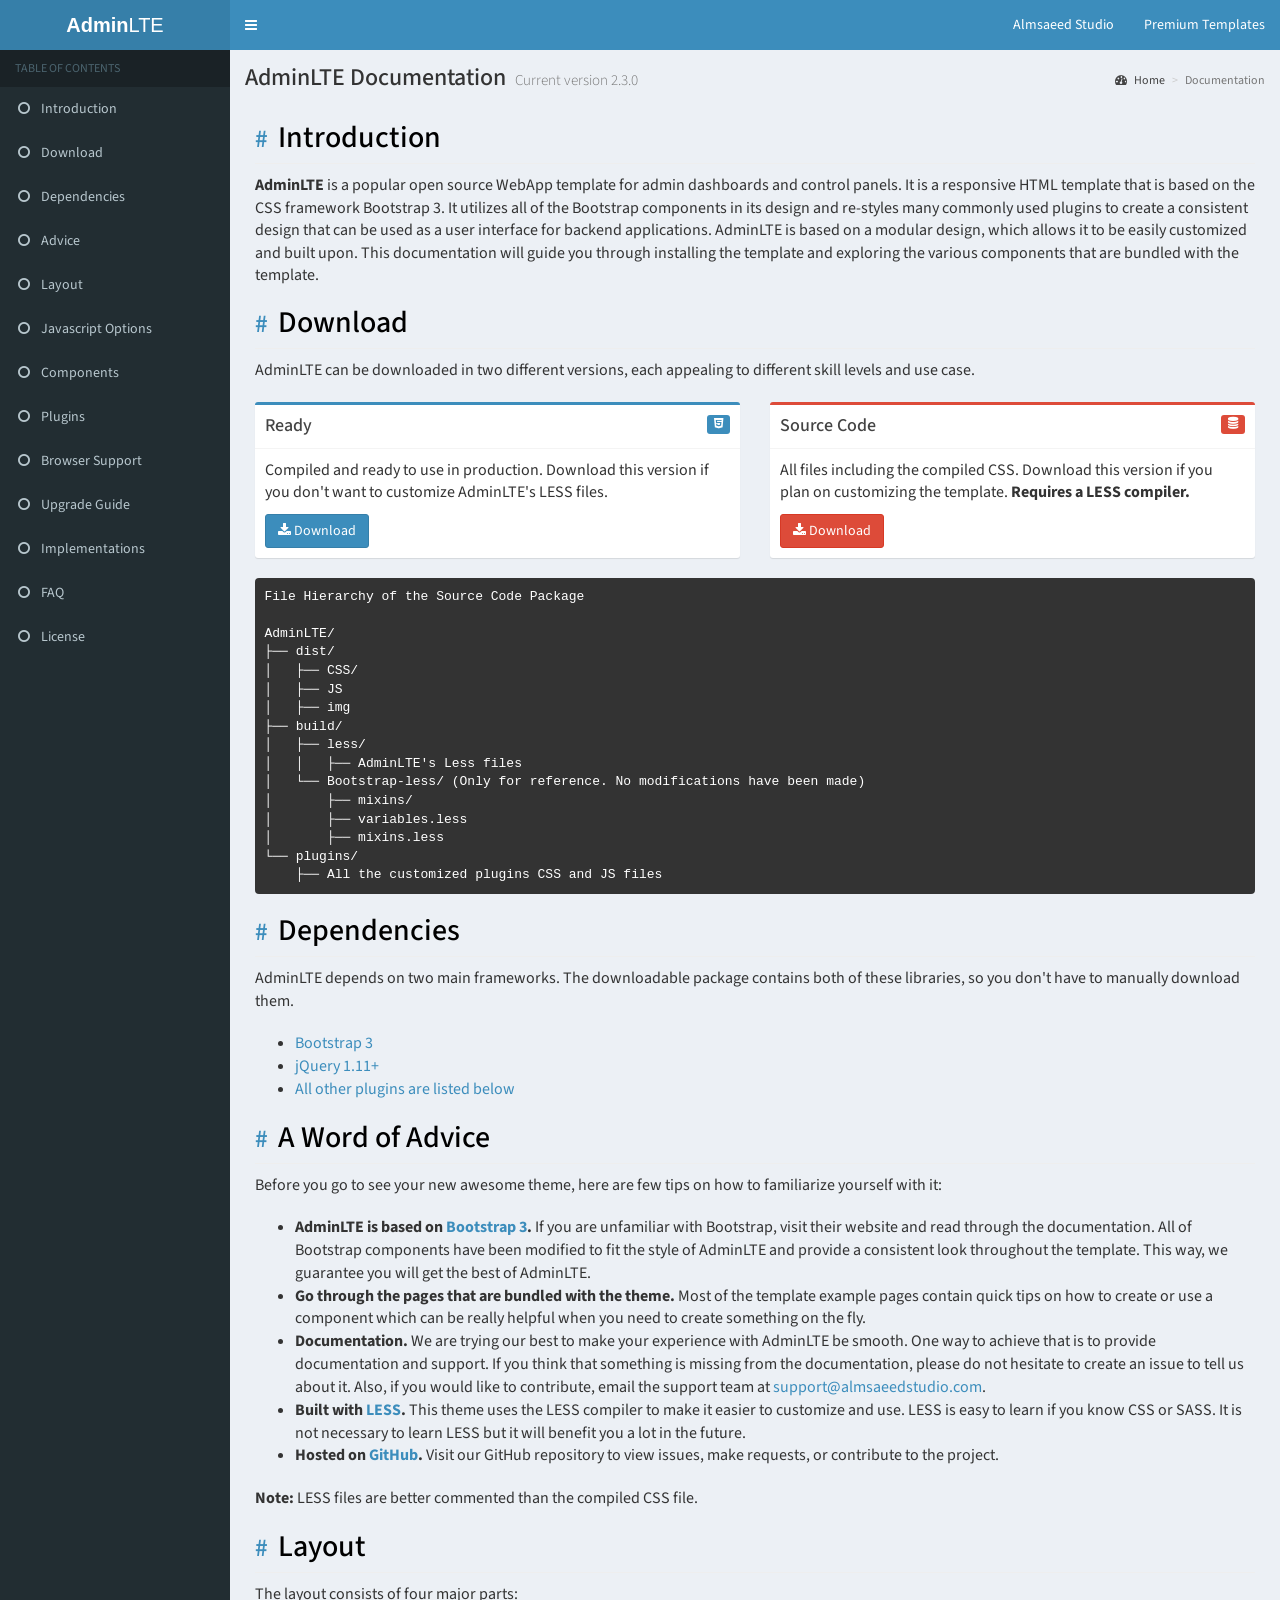
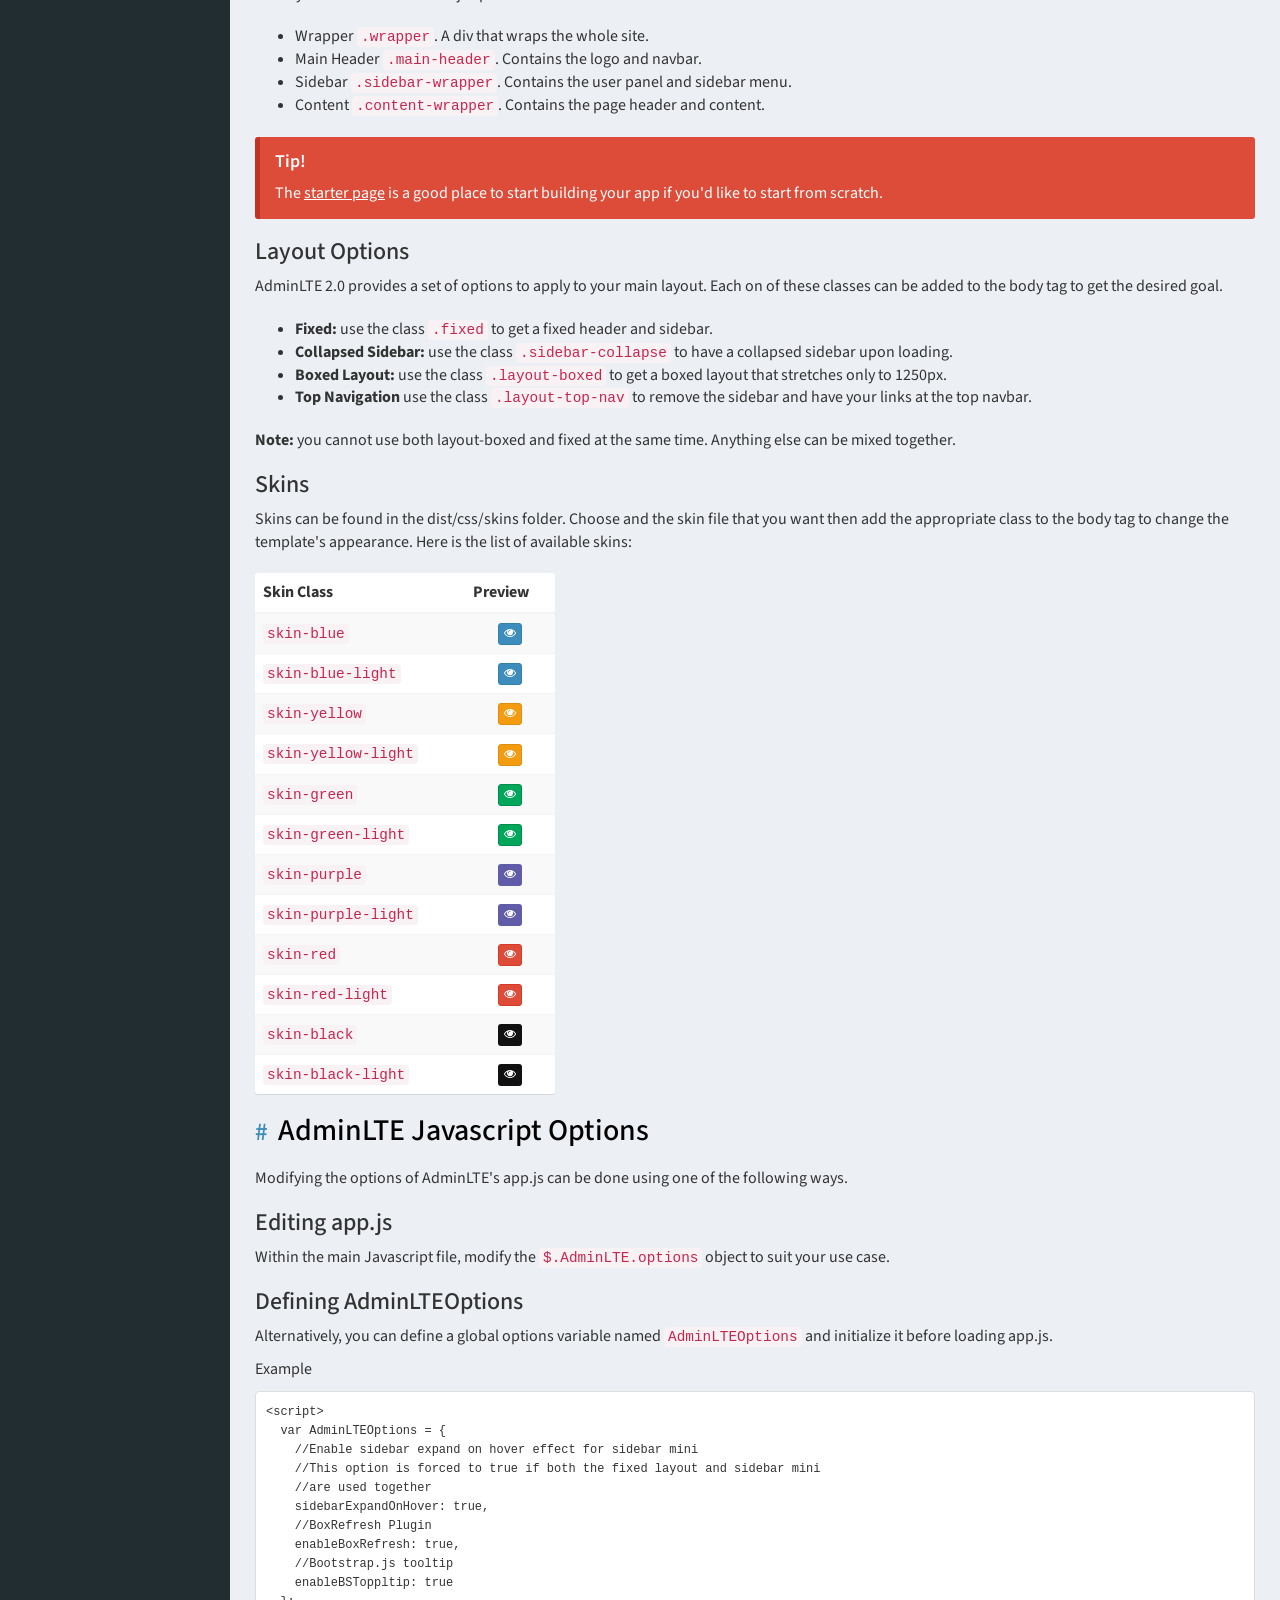
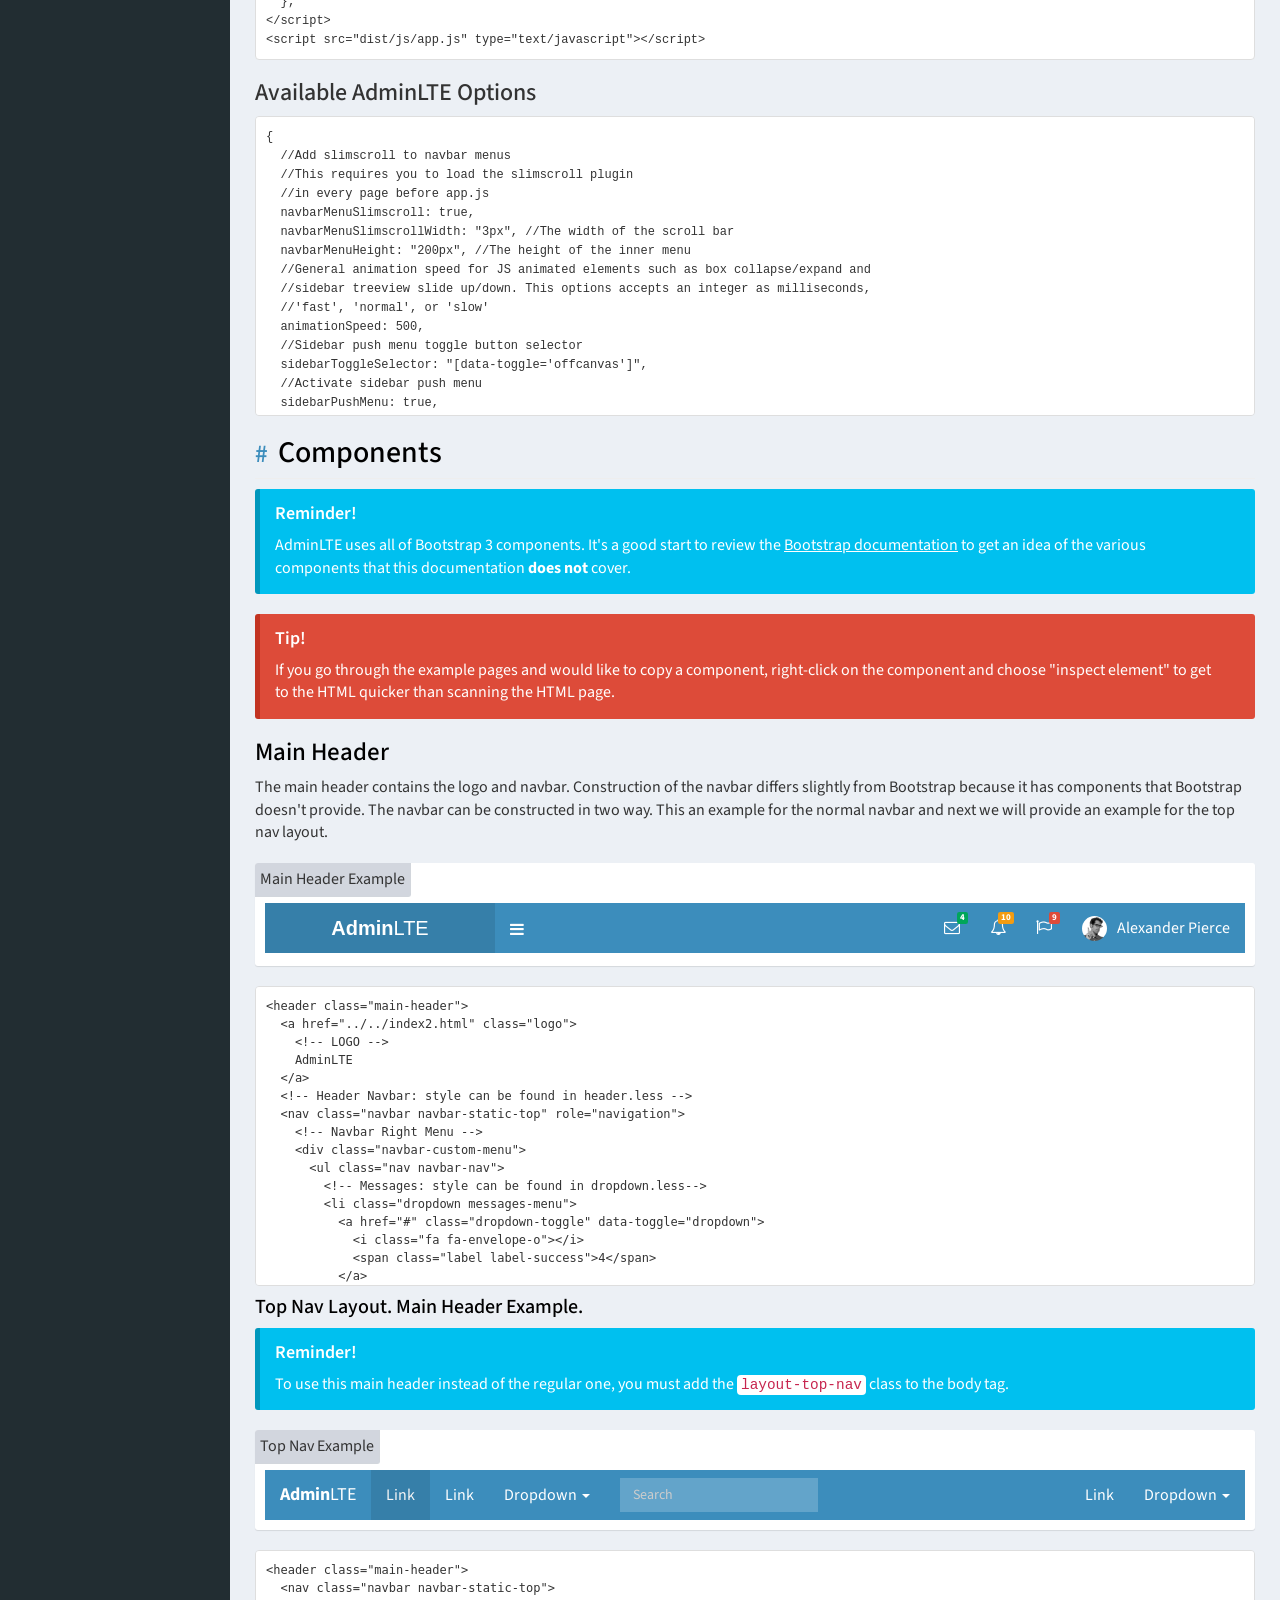
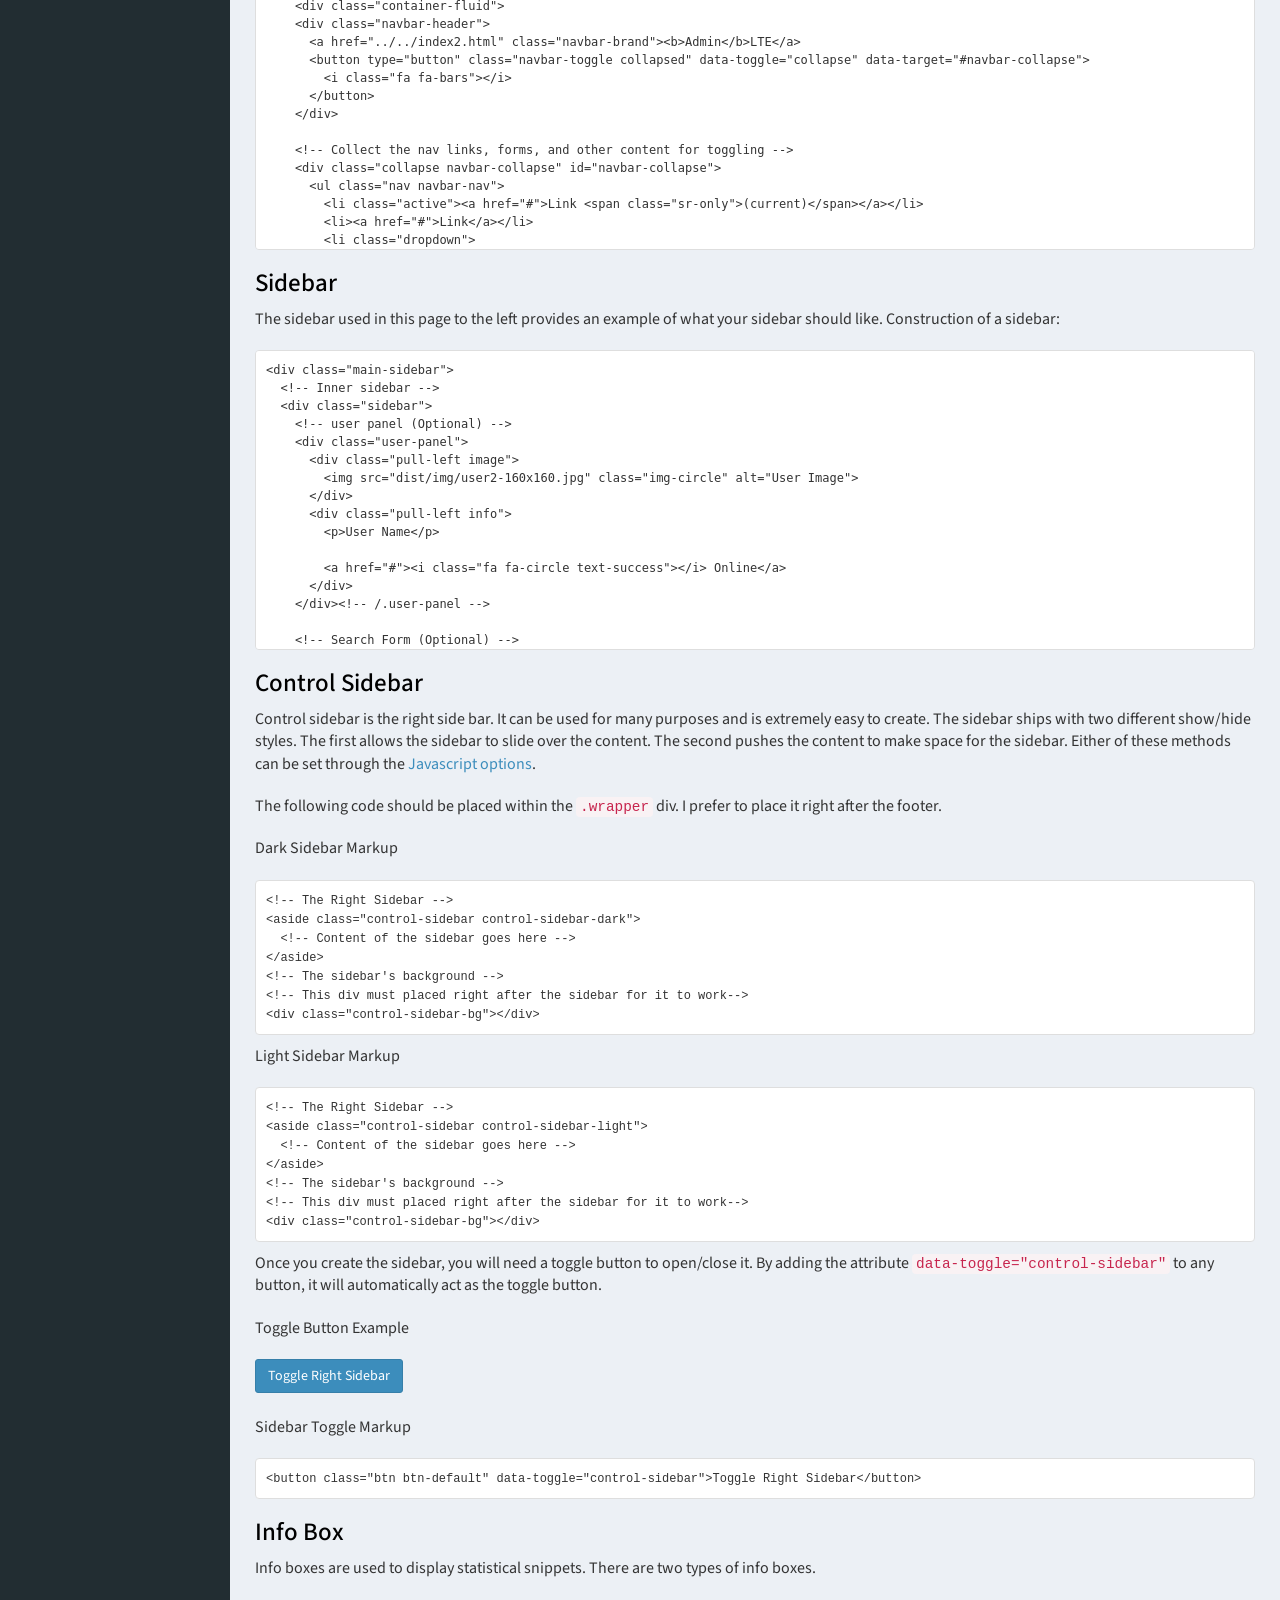
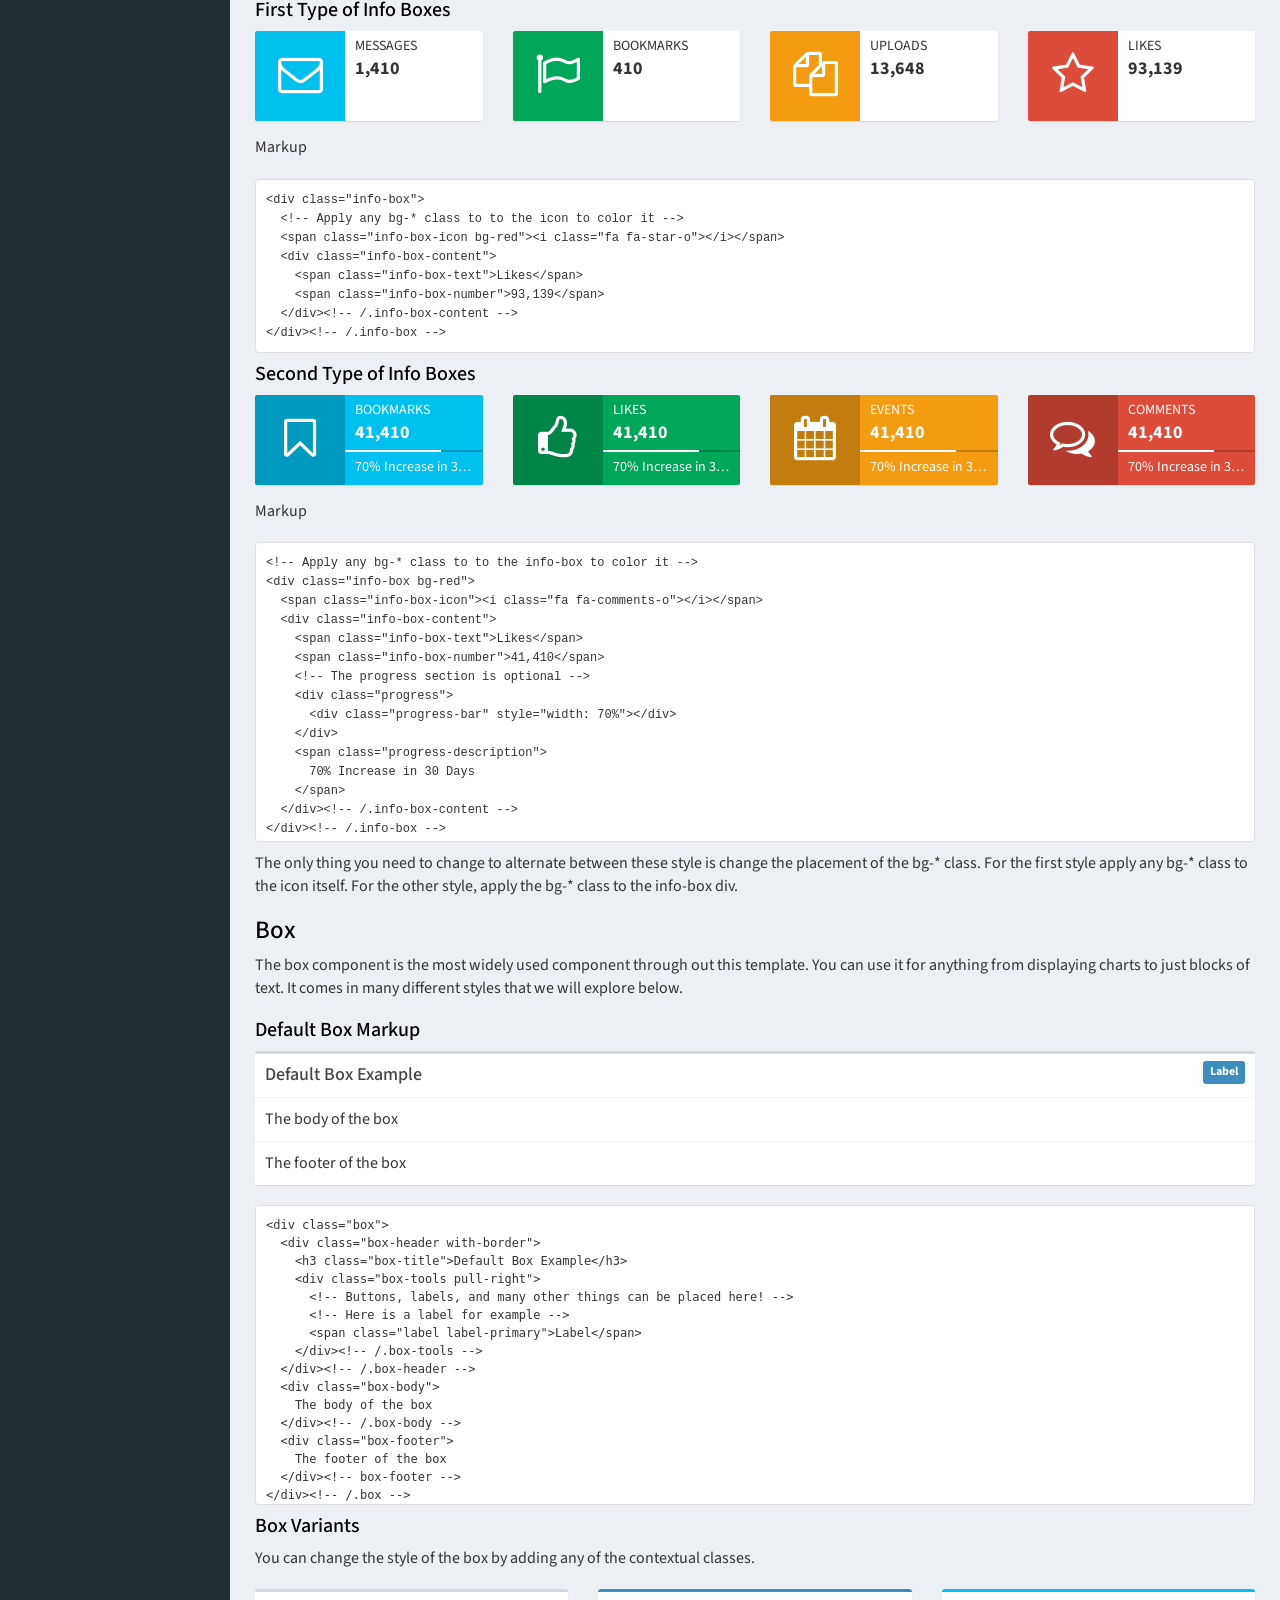
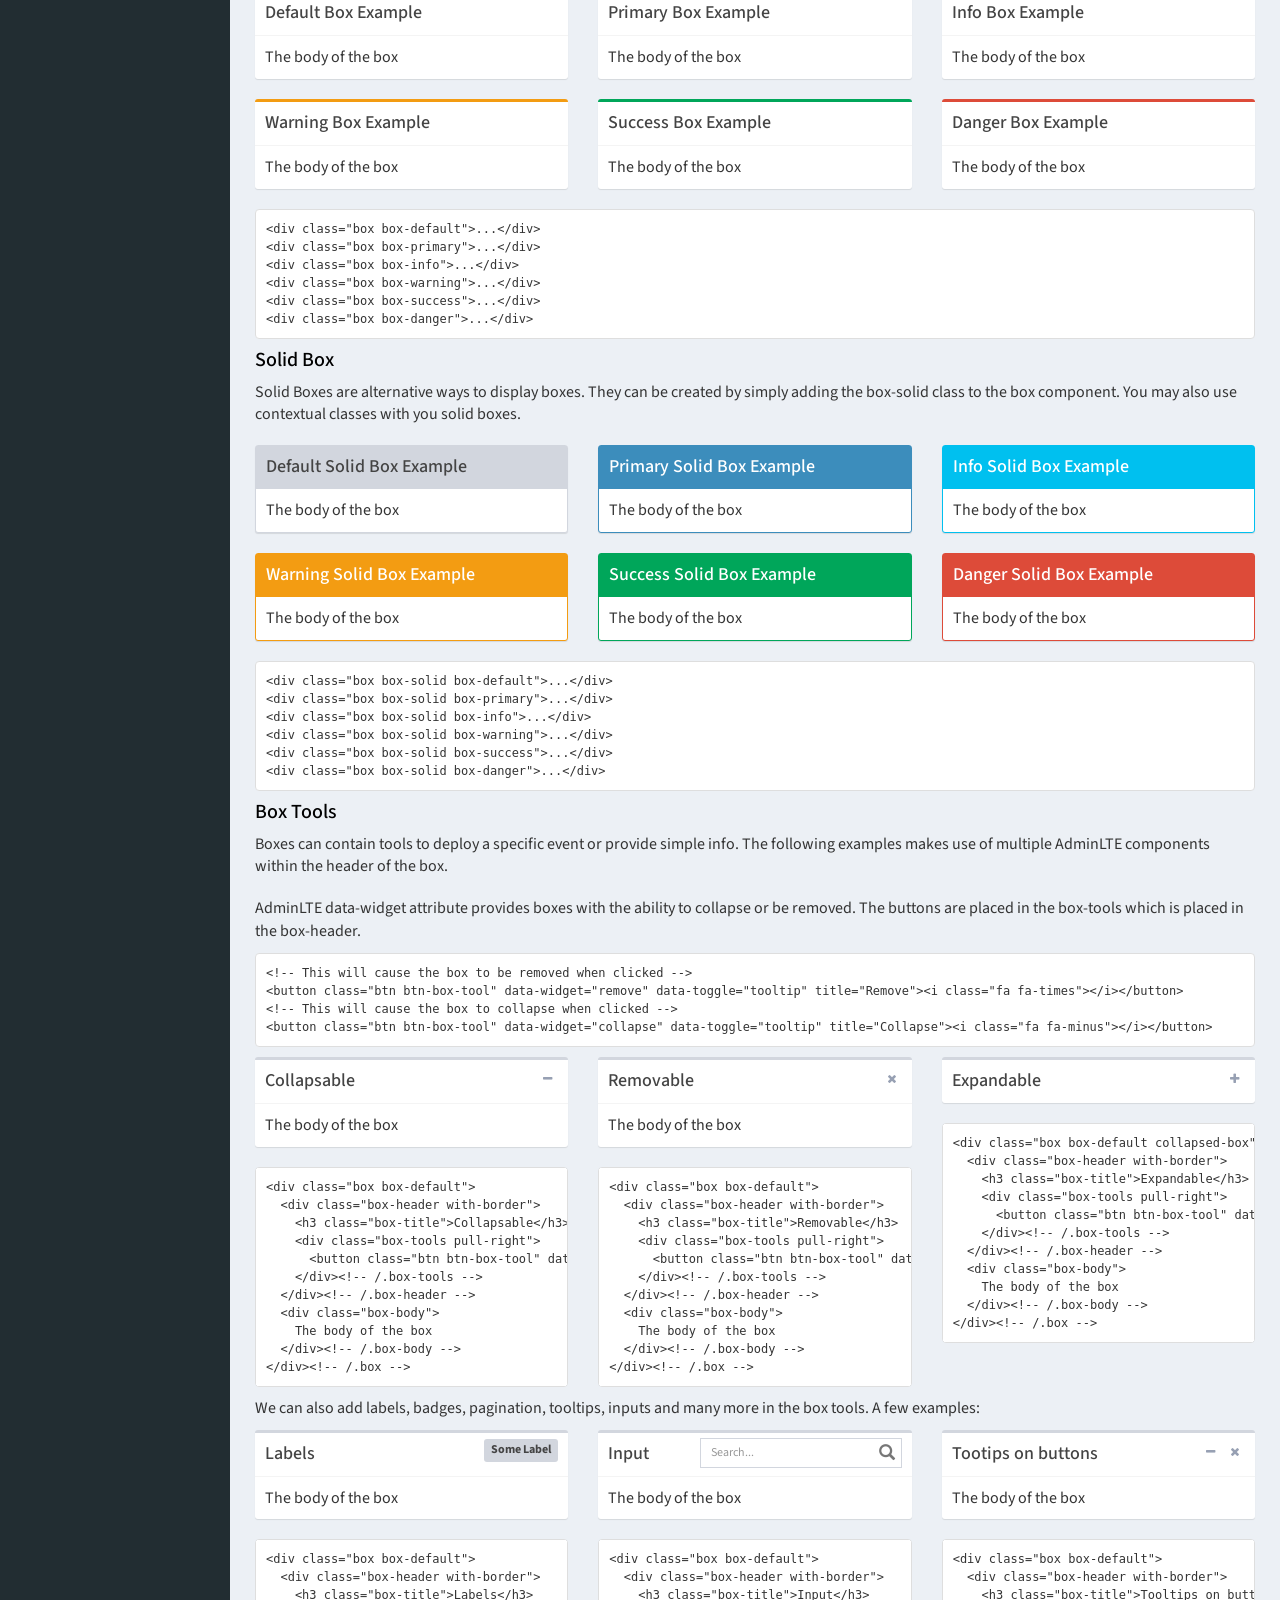
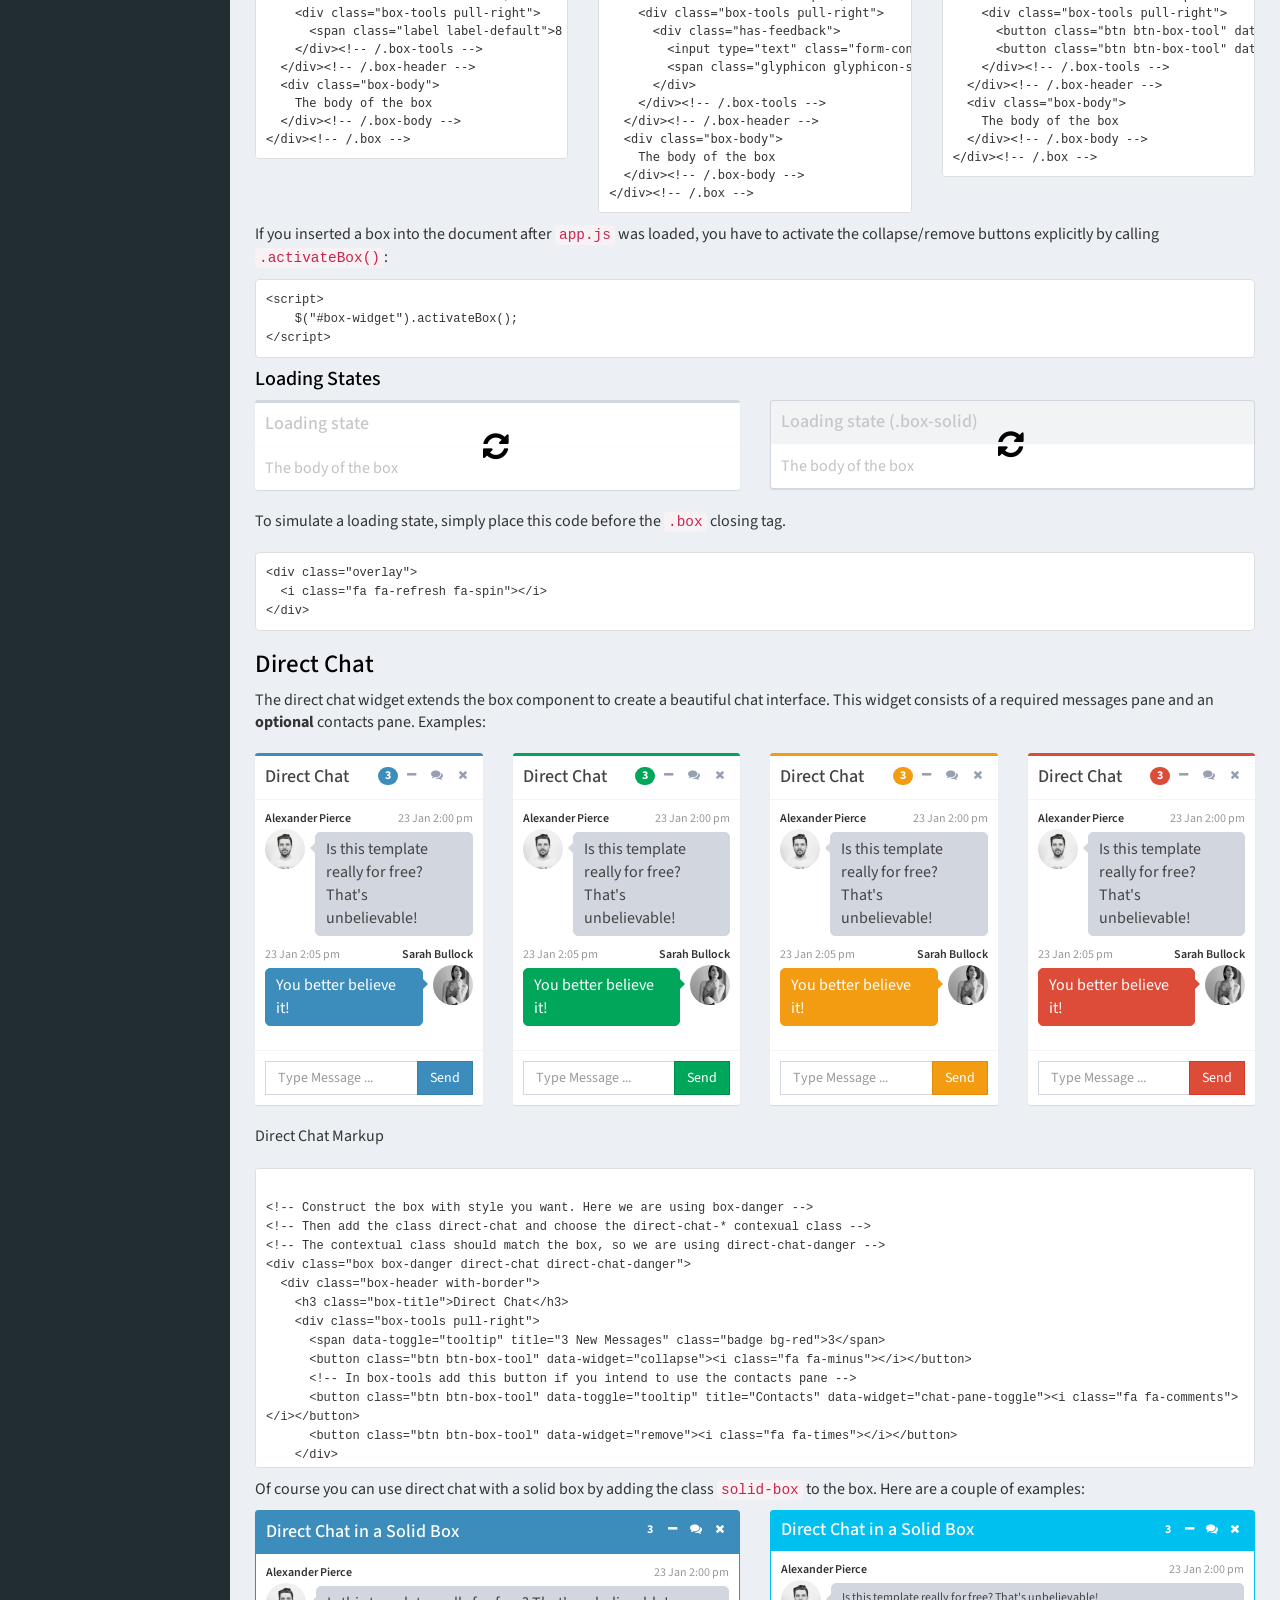
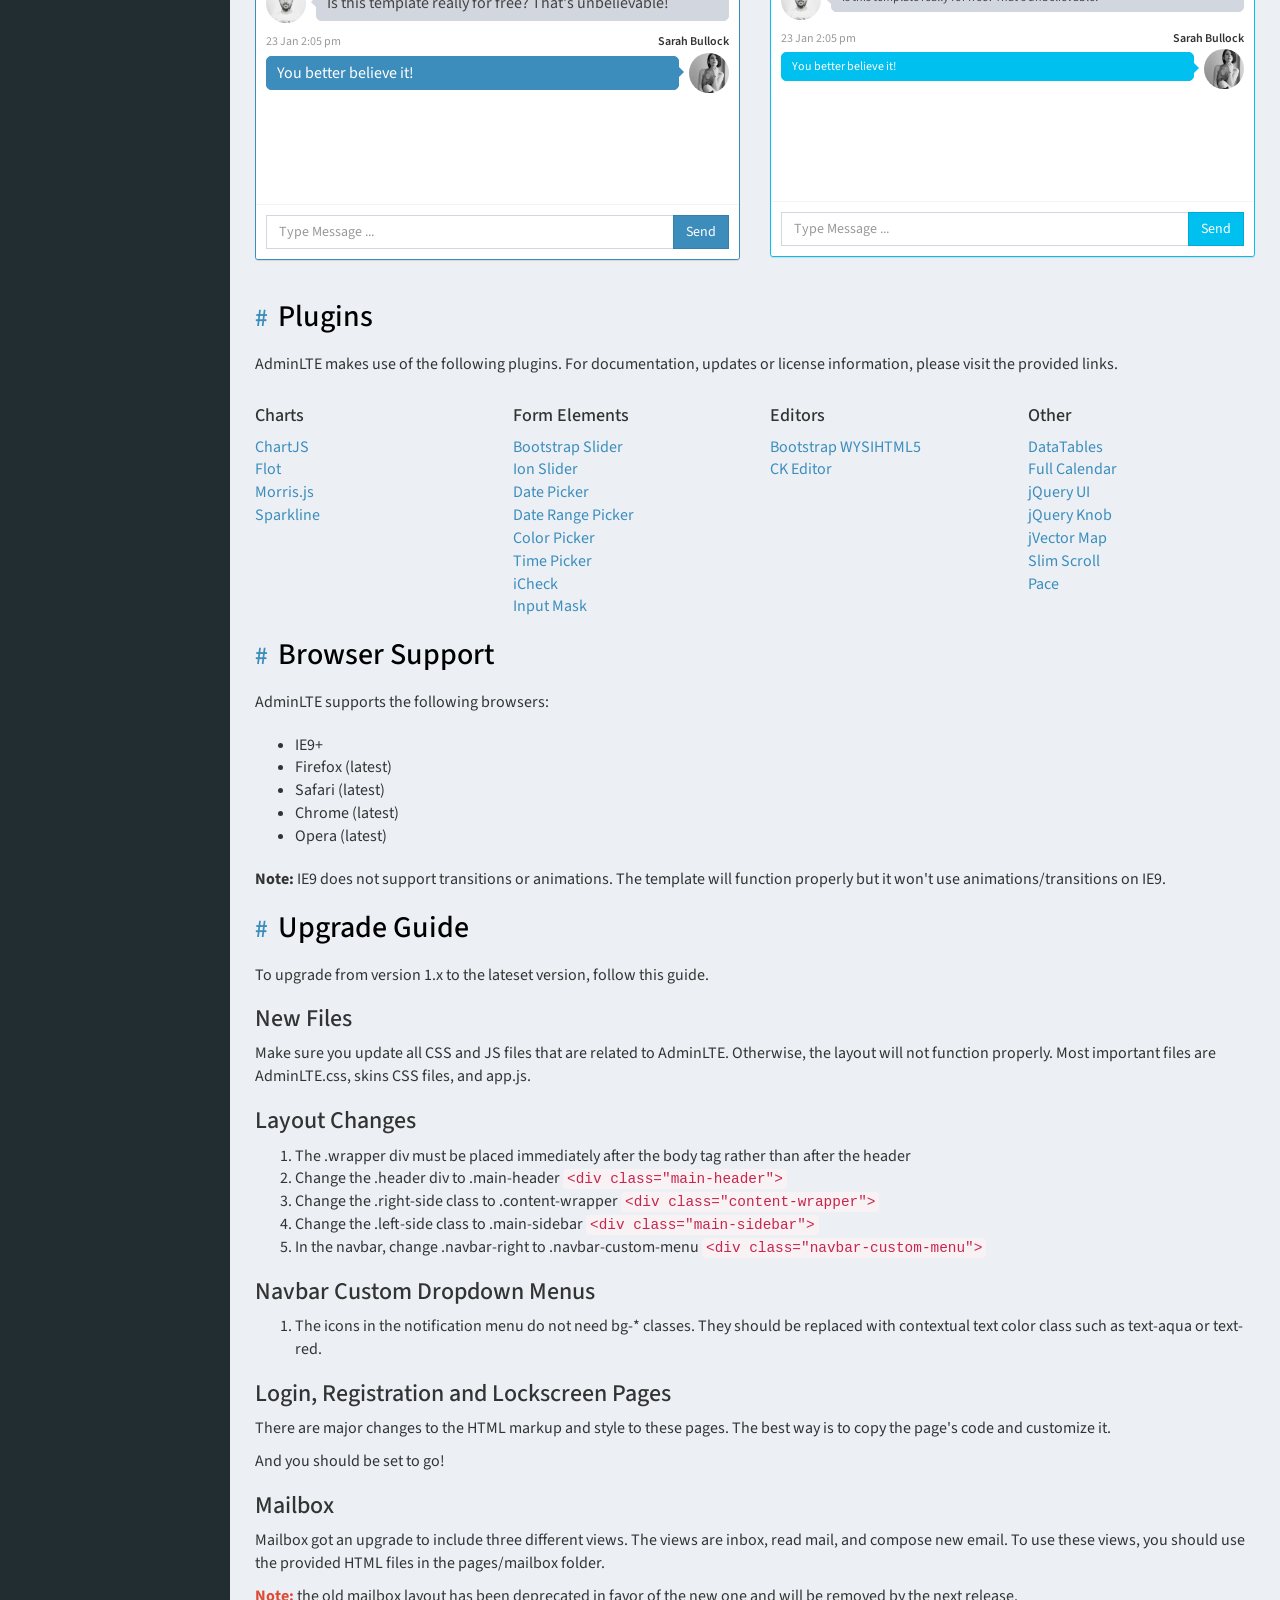
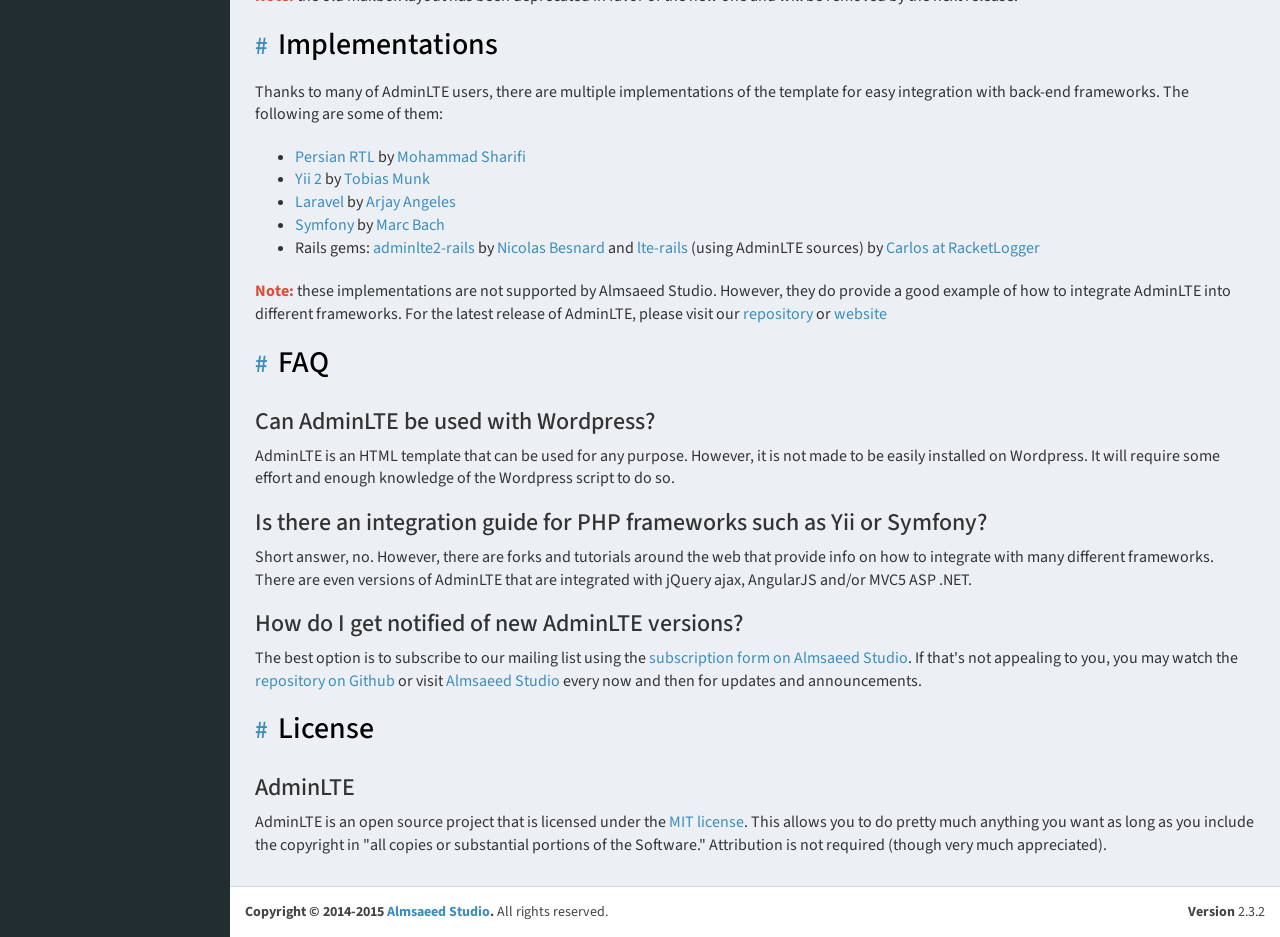
<file: plangrad/documentation/index.html>
<!DOCTYPE html>
<html>
  <head>
    <meta charset="utf-8">
    <meta http-equiv="X-UA-Compatible" content="IE=edge">
    <title>AdminLTE 2 | Documentation</title>
    <meta content="width=device-width, initial-scale=1, maximum-scale=1, user-scalable=no" name="viewport">
    <!-- Bootstrap 3.3.5 -->
    <link rel="stylesheet" href="../bootstrap/css/bootstrap.min.css">
    <!-- Font Awesome -->
    <link rel="stylesheet" href="https://maxcdn.bootstrapcdn.com/font-awesome/4.4.0/css/font-awesome.min.css">
    <!-- Ionicons -->
    <link rel="stylesheet" href="https://code.ionicframework.com/ionicons/2.0.1/css/ionicons.min.css">
    <!-- Theme style -->
    <link rel="stylesheet" href="../dist/css/AdminLTE.min.css">
    <link rel="stylesheet" href="../dist/css/skins/_all-skins.min.css">
    <link rel="stylesheet" href="style.css">

    <!-- HTML5 Shim and Respond.js IE8 support of HTML5 elements and media queries -->
    <!-- WARNING: Respond.js doesn't work if you view the page via file:// -->
    <!--[if lt IE 9]>
        <script src="https://oss.maxcdn.com/html5shiv/3.7.3/html5shiv.min.js"></script>
        <script src="https://oss.maxcdn.com/respond/1.4.2/respond.min.js"></script>
    <![endif]-->
  </head>
  <body class="skin-blue fixed" data-spy="scroll" data-target="#scrollspy">
    <div class="wrapper">

      <header class="main-header">
        <!-- Logo -->
        <!-- Logo -->
        <a href="../index2.html" class="logo">
          <!-- mini logo for sidebar mini 50x50 pixels -->
          <span class="logo-mini"><b>A</b>LT</span>
          <!-- logo for regular state and mobile devices -->
          <span class="logo-lg"><b>Admin</b>LTE</span>
        </a>
        <!-- Header Navbar: style can be found in header.less -->
        <nav class="navbar navbar-static-top" role="navigation">
          <!-- Sidebar toggle button-->
          <a href="#" class="sidebar-toggle" data-toggle="offcanvas" role="button">
            <span class="sr-only">Toggle navigation</span>
          </a>
          <!-- Navbar Right Menu -->
          <div class="navbar-custom-menu">
            <ul class="nav navbar-nav">
              <li><a href="http://almsaeedstudio.com">Almsaeed Studio</a></li>
              <li><a href="http://almsaeedstudio.com/premium">Premium Templates</a></li>
            </ul>
          </div>
        </nav>
      </header>
      <!-- Left side column. contains the logo and sidebar -->
      <aside class="main-sidebar">
        <!-- sidebar: style can be found in sidebar.less -->
        <div class="sidebar" id="scrollspy">

          <!-- sidebar menu: : style can be found in sidebar.less -->
          <ul class="nav sidebar-menu">
            <li class="header">TABLE OF CONTENTS</li>
            <li class="active"><a href="#introduction"><i class="fa fa-circle-o"></i> Introduction</a></li>
            <li><a href="#download"><i class="fa fa-circle-o"></i> Download</a></li>
            <li><a href="#dependencies"><i class="fa fa-circle-o"></i> Dependencies</a></li>
            <li><a href="#advice"><i class="fa fa-circle-o"></i> Advice</a></li>
            <li><a href="#layout"><i class="fa fa-circle-o"></i> Layout</a></li>
            <li><a href="#adminlte-options"><i class="fa fa-circle-o"></i> Javascript Options</a></li>
            <li class="treeview" id="scrollspy-components">
              <a href="javascript::;"><i class="fa fa-circle-o"></i> Components</a>
              <ul class="nav treeview-menu">
                <li><a href="#component-main-header">Main Header</a></li>
                <li><a href="#component-sidebar">Sidebar</a></li>
                <li><a href="#component-control-sidebar">Control Sidebar</a></li>
                <li><a href="#component-info-box">Info Box</a></li>
                <li><a href="#component-box">Boxes</a></li>
                <li><a href="#component-direct-chat">Direct Chat</a></li>
              </ul>
            </li>
            <li><a href="#plugins"><i class="fa fa-circle-o"></i> Plugins</a></li>
            <li><a href="#browsers"><i class="fa fa-circle-o"></i> Browser Support</a></li>
            <li><a href="#upgrade"><i class="fa fa-circle-o"></i> Upgrade Guide</a></li>
            <li><a href="#implementations"><i class="fa fa-circle-o"></i> Implementations</a></li>
            <li><a href="#faq"><i class="fa fa-circle-o"></i> FAQ</a></li>
            <li><a href="#license"><i class="fa fa-circle-o"></i> License</a></li>
          </ul>
        </div>
        <!-- /.sidebar -->
      </aside>

      <!-- Content Wrapper. Contains page content -->
      <div class="content-wrapper">
        <!-- Content Header (Page header) -->
        <div class="content-header">
          <h1>
            AdminLTE Documentation
            <small>Current version 2.3.0</small>
          </h1>
          <ol class="breadcrumb">
            <li><a href="#"><i class="fa fa-dashboard"></i> Home</a></li>
            <li class="active">Documentation</li>
          </ol>
        </div>

        <!-- Main content -->
        <div class="content body">

<section id="introduction">
  <h2 class="page-header"><a href="#introduction">Introduction</a></h2>
  <p class="lead">
    <b>AdminLTE</b> is a popular open source WebApp template for admin dashboards and control panels.
    It is a responsive HTML template that is based on the CSS framework Bootstrap 3.
    It utilizes all of the Bootstrap components in its design and re-styles many
    commonly used plugins to create a consistent design that can be used as a user
    interface for backend applications. AdminLTE is based on a modular design, which
    allows it to be easily customized and built upon. This documentation will guide you through
    installing the template and exploring the various components that are bundled with the template.
  </p>
</section><!-- /#introduction -->


<!-- ============================================================= -->

<section id="download">
  <h2 class="page-header"><a href="#download">Download</a></h2>
  <p class="lead">
    AdminLTE can be downloaded in two different versions, each appealing to different skill levels and use case.
  </p>
  <div class="row">
    <div class="col-sm-6">
      <div class="box box-primary">
        <div class="box-header with-border">
          <h3 class="box-title">Ready</h3>
          <span class="label label-primary pull-right"><i class="fa fa-html5"></i></span>
        </div><!-- /.box-header -->
        <div class="box-body">
          <p>Compiled and ready to use in production. Download this version if you don't want to customize AdminLTE's LESS files.</p>
          <a href="http://almsaeedstudio.com/download/AdminLTE-dist" class="btn btn-primary"><i class="fa fa-download"></i> Download</a>
        </div><!-- /.box-body -->
      </div><!-- /.box -->
    </div><!-- /.col -->
    <div class="col-sm-6">
      <div class="box box-danger">
        <div class="box-header with-border">
          <h3 class="box-title">Source Code</h3>
          <span class="label label-danger pull-right"><i class="fa fa-database"></i></span>
        </div><!-- /.box-header -->
        <div class="box-body">
          <p>All files including the compiled CSS. Download this version if you plan on customizing the template. <b>Requires a LESS compiler.</b></p>
          <a href="http://almsaeedstudio.com/download/AdminLTE" class="btn btn-danger"><i class="fa fa-download"></i> Download</a>
        </div><!-- /.box-body -->
      </div><!-- /.box -->
    </div><!-- /.col -->
  </div><!-- /.row -->
  <pre class="hierarchy bring-up"><code class="language-bash" data-lang="bash">File Hierarchy of the Source Code Package

AdminLTE/
├── dist/
│   ├── CSS/
│   ├── JS
│   ├── img
├── build/
│   ├── less/
│   │   ├── AdminLTE's Less files
│   └── Bootstrap-less/ (Only for reference. No modifications have been made)
│       ├── mixins/
│       ├── variables.less
│       ├── mixins.less
└── plugins/
    ├── All the customized plugins CSS and JS files</code></pre>
</section>


<!-- ============================================================= -->

<section id="dependencies">
  <h2 class="page-header"><a href="#dependencies">Dependencies</a></h2>
  <p class="lead">AdminLTE depends on two main frameworks.
    The downloadable package contains both of these libraries, so you don't have to manually download them.</p>
  <ul class="bring-up">
    <li><a href="http://getbootstrap.com" target="_blank">Bootstrap 3</a></li>
    <li><a href="http://jquery.com/" target="_blank">jQuery 1.11+</a></li>
    <li><a href="#plugins">All other plugins are listed below</a></li>
  </ul>
</section>


<!-- ============================================================= -->

<section id="advice">
  <h2 class="page-header"><a href="#advice">A Word of Advice</a></h2>
  <p class="lead">
    Before you go to see your new awesome theme, here are few tips on how to familiarize yourself with it:
  </p>

  <ul>
    <li><b>AdminLTE is based on <a href="http://getbootstrap.com/" target="_blank">Bootstrap 3</a>.</b> If you are unfamiliar with Bootstrap, visit their website and read through the documentation. All of Bootstrap components have been modified to fit the style of AdminLTE and provide a consistent look throughout the template. This way, we guarantee you will get the best of AdminLTE.</li>
    <li><b>Go through the pages that are bundled with the theme.</b> Most of the template example pages contain quick tips on how to create or use a component which can be really helpful when you need to create something on the fly.</li>
    <li><b>Documentation.</b> We are trying our best to make your experience with AdminLTE be smooth. One way to achieve that is to provide documentation and support. If you think that something is missing from the documentation, please do not hesitate to create an issue to tell us about it. Also, if you would like to contribute, email the support team at <a href="mailto:support@almsaeedstudio.com">support@almsaeedstudio.com</a>.</li>
    <li><b>Built with <a href="http://lesscss.org/" target="_blank">LESS</a>.</b> This theme uses the LESS compiler to make it easier to customize and use. LESS is easy to learn if you know CSS or SASS. It is not necessary to learn LESS but it will benefit you a lot in the future.</li>
    <li><b>Hosted on <a href="https://github.com/almasaeed2010/AdminLTE/" target="_blank">GitHub</a>.</b> Visit our GitHub repository to view issues, make requests, or contribute to the project.</li>
  </ul>
  <p>
    <b>Note:</b> LESS files are better commented than the compiled CSS file.
  </p>
</section>


<!-- ============================================================= -->

<section id="layout">
  <h2 class="page-header"><a href="#layout">Layout</a></h2>
  <p class="lead">The layout consists of four major parts:</p>
  <ul>
    <li>Wrapper <code>.wrapper</code>. A div that wraps the whole site.</li>
    <li>Main Header <code>.main-header</code>. Contains the logo and navbar.</li>
    <li>Sidebar <code>.sidebar-wrapper</code>. Contains the user panel and sidebar menu.</li>
    <li>Content <code>.content-wrapper</code>. Contains the page header and content.</li>
  </ul>
  <div class="callout callout-danger lead">
    <h4>Tip!</h4>
    <p>The <a href="../starter.html">starter page</a> is a good place to start building your app if you'd like to start from scratch.</p>
  </div>

  <h3>Layout Options</h3>
  <p class="lead">AdminLTE 2.0 provides a set of options to apply to your main layout. Each on of these classes can be added
    to the body tag to get the desired goal.</p>
  <ul>
    <li><b>Fixed:</b> use the class <code>.fixed</code> to get a fixed header and sidebar.</li>
    <li><b>Collapsed Sidebar:</b> use the class <code>.sidebar-collapse</code> to have a collapsed sidebar upon loading.</li>
    <li><b>Boxed Layout:</b> use the class <code>.layout-boxed</code> to get a boxed layout that stretches only to 1250px.</li>
    <li><b>Top Navigation</b> use the class <code>.layout-top-nav</code> to remove the sidebar and have your links at the top navbar.</li>
  </ul>
  <p><b>Note:</b> you cannot use both layout-boxed and fixed at the same time. Anything else can be mixed together.</p>

  <h3>Skins</h3>
  <p class="lead">Skins can be found in the dist/css/skins folder.
    Choose and the skin file that you want then add the appropriate
    class to the body tag to change the template's appearance. Here is the list of available skins:</p>
  <div class="box box-solid" style="max-width: 300px;">
    <div class="box-body no-padding">
      <table id="layout-skins-list" class="table table-striped bring-up nth-2-center">
        <thead>
          <tr>
            <th style="width: 210px;">Skin Class</th>
            <th>Preview</th>
          </tr>
        </thead>
        <tbody>
          <tr>
            <td><code>skin-blue</code></td>
            <td><a href="#" data-skin="skin-blue" class="btn btn-primary btn-xs"><i class="fa fa-eye"></i></a></td>
          </tr>
          <tr>
            <td><code>skin-blue-light</code></td>
            <td><a href="#" data-skin="skin-blue-light" class="btn btn-primary btn-xs"><i class="fa fa-eye"></i></a></td>
          </tr>
          <tr>
            <td><code>skin-yellow</code></td>
            <td><a href="#" data-skin="skin-yellow" class="btn btn-warning btn-xs"><i class="fa fa-eye"></i></a></td>
          </tr>
          <tr>
            <td><code>skin-yellow-light</code></td>
            <td><a href="#" data-skin="skin-yellow-light" class="btn btn-warning btn-xs"><i class="fa fa-eye"></i></a></td>
          </tr>
          <tr>
            <td><code>skin-green</code></td>
            <td><a href="#" data-skin="skin-green" class="btn btn-success btn-xs"><i class="fa fa-eye"></i></a></td>
          </tr>
          <tr>
            <td><code>skin-green-light</code></td>
            <td><a href="#" data-skin="skin-green-light" class="btn btn-success btn-xs"><i class="fa fa-eye"></i></a></td>
          </tr>
          <tr>
            <td><code>skin-purple</code></td>
            <td><a href="#" data-skin="skin-purple" class="btn bg-purple btn-xs"><i class="fa fa-eye"></i></a></td>
          </tr>
          <tr>
            <td><code>skin-purple-light</code></td>
            <td><a href="#" data-skin="skin-purple-light" class="btn bg-purple btn-xs"><i class="fa fa-eye"></i></a></td>
          </tr>
          <tr>
            <td><code>skin-red</code></td>
            <td><a href="#" data-skin="skin-red" class="btn btn-danger btn-xs"><i class="fa fa-eye"></i></a></td>
          </tr>
          <tr>
            <td><code>skin-red-light</code></td>
            <td><a href="#" data-skin="skin-red-light" class="btn btn-danger btn-xs"><i class="fa fa-eye"></i></a></td>
          </tr>
          <tr>
            <td><code>skin-black</code></td>
            <td><a href="#" data-skin="skin-black" class="btn bg-black btn-xs"><i class="fa fa-eye"></i></a></td>
          </tr>
          <tr>
            <td><code>skin-black-light</code></td>
            <td><a href="#" data-skin="skin-black-light" class="btn bg-black btn-xs"><i class="fa fa-eye"></i></a></td>
          </tr>
        </tbody>
      </table>
    </div><!-- /.box-body -->
  </div><!-- /.box -->
</section>


<!-- ============================================================= -->

<section id="adminlte-options">
  <h2 class="page-header"><a href="#adminlte-options">AdminLTE Javascript Options</a></h2>
  <p class="lead">Modifying the options of AdminLTE's app.js can be done using one of the following ways.</p>

  <h3>Editing app.js</h3>
  <p>Within the main Javascript file, modify the <code>$.AdminLTE.options</code> object to suit your use case.</p>

  <h3>Defining AdminLTEOptions</h3>
  <p>Alternatively, you can define a global options variable named <code>AdminLTEOptions</code> and initialize it before loading app.js.</p>
  <p>Example</p>
  <pre class="prettyprint"><code class="html">&LT;script>
  var AdminLTEOptions = {
    //Enable sidebar expand on hover effect for sidebar mini
    //This option is forced to true if both the fixed layout and sidebar mini
    //are used together
    sidebarExpandOnHover: true,
    //BoxRefresh Plugin
    enableBoxRefresh: true,
    //Bootstrap.js tooltip
    enableBSToppltip: true
  };
&LT;/script>
&LT;script src="dist/js/app.js" type="text/javascript">&LT;/script></code></pre>

  <h3>Available AdminLTE Options</h3>
  <pre class="prettyprint"><code class="javascript">{
  //Add slimscroll to navbar menus
  //This requires you to load the slimscroll plugin
  //in every page before app.js
  navbarMenuSlimscroll: true,
  navbarMenuSlimscrollWidth: "3px", //The width of the scroll bar
  navbarMenuHeight: "200px", //The height of the inner menu
  //General animation speed for JS animated elements such as box collapse/expand and
  //sidebar treeview slide up/down. This options accepts an integer as milliseconds,
  //'fast', 'normal', or 'slow'
  animationSpeed: 500,
  //Sidebar push menu toggle button selector
  sidebarToggleSelector: "[data-toggle='offcanvas']",
  //Activate sidebar push menu
  sidebarPushMenu: true,
  //Activate sidebar slimscroll if the fixed layout is set (requires SlimScroll Plugin)
  sidebarSlimScroll: true,
  //Enable sidebar expand on hover effect for sidebar mini
  //This option is forced to true if both the fixed layout and sidebar mini
  //are used together
  sidebarExpandOnHover: false,
  //BoxRefresh Plugin
  enableBoxRefresh: true,
  //Bootstrap.js tooltip
  enableBSToppltip: true,
  BSTooltipSelector: "[data-toggle='tooltip']",
  //Enable Fast Click. Fastclick.js creates a more
  //native touch experience with touch devices. If you
  //choose to enable the plugin, make sure you load the script
  //before AdminLTE's app.js
  enableFastclick: true,
  //Control Sidebar Options
  enableControlSidebar: true,
  controlSidebarOptions: {
    //Which button should trigger the open/close event
    toggleBtnSelector: "[data-toggle='control-sidebar']",
    //The sidebar selector
    selector: ".control-sidebar",
    //Enable slide over content
    slide: true
  },
  //Box Widget Plugin. Enable this plugin
  //to allow boxes to be collapsed and/or removed
  enableBoxWidget: true,
  //Box Widget plugin options
  boxWidgetOptions: {
    boxWidgetIcons: {
      //Collapse icon
      collapse: 'fa-minus',
      //Open icon
      open: 'fa-plus',
      //Remove icon
      remove: 'fa-times'
    },
    boxWidgetSelectors: {
      //Remove button selector
      remove: '[data-widget="remove"]',
      //Collapse button selector
      collapse: '[data-widget="collapse"]'
    }
  },
  //Direct Chat plugin options
  directChat: {
    //Enable direct chat by default
    enable: true,
    //The button to open and close the chat contacts pane
    contactToggleSelector: '[data-widget="chat-pane-toggle"]'
  },
  //Define the set of colors to use globally around the website
  colors: {
    lightBlue: "#3c8dbc",
    red: "#f56954",
    green: "#00a65a",
    aqua: "#00c0ef",
    yellow: "#f39c12",
    blue: "#0073b7",
    navy: "#001F3F",
    teal: "#39CCCC",
    olive: "#3D9970",
    lime: "#01FF70",
    orange: "#FF851B",
    fuchsia: "#F012BE",
    purple: "#8E24AA",
    maroon: "#D81B60",
    black: "#222222",
    gray: "#d2d6de"
  },
  //The standard screen sizes that bootstrap uses.
  //If you change these in the variables.less file, change
  //them here too.
  screenSizes: {
    xs: 480,
    sm: 768,
    md: 992,
    lg: 1200
  }
}</code></pre>
</section>


<!-- ============================================================= -->

<section id="components" data-spy="scroll" data-target="#scrollspy-components">
  <h2 class="page-header"><a href="#components">Components</a></h2>
  <div class="callout callout-info lead">
    <h4>Reminder!</h4>
    <p>
      AdminLTE uses all of Bootstrap 3 components. It's a good start to review
      the <a href="http://getbootstrap.com">Bootstrap documentation</a> to get an idea of the various components
      that this documentation <b>does not</b> cover.
    </p>
  </div>
  <div class="callout callout-danger lead">
    <h4>Tip!</h4>
    <p>
      If you go through the example pages and would like to copy a component, right-click on
      the component and choose "inspect element" to get to the HTML quicker than scanning
      the HTML page.
    </p>
  </div>
  <h3 id="component-main-header">Main Header</h3>
  <p class="lead">The main header contains the logo and navbar. Construction of the
    navbar differs slightly from Bootstrap because it has components that Bootstrap doesn't provide.
    The navbar can be constructed in two way. This an example for the normal navbar and next we will provide an example for
    the top nav layout.</p>
  <div class="box box-solid">
    <div class="box-body" style="position: relative;">
      <span class="eg">Main Header Example</span>
      <header class="main-header" style="position: relative;">
        <!-- Logo -->
        <a href="index2.html" class="logo" style="position: relative;"><b>Admin</b>LTE</a>
        <!-- Header Navbar: style can be found in header.less -->
        <nav class="navbar" role="navigation" style="border: 0;max-height: 50px;">
          <!-- Sidebar toggle button-->
          <a href="#" class="sidebar-toggle" role="button">
            <span class="sr-only">Toggle navigation</span>
          </a>
          <!-- Navbar Right Menu -->
          <div class="navbar-custom-menu">
            <ul class="nav navbar-nav">
              <!-- Messages: style can be found in dropdown.less-->
              <li class="dropdown messages-menu">
                <a href="#" class="dropdown-toggle" data-toggle="dropdown">
                  <i class="fa fa-envelope-o"></i>
                  <span class="label label-success">4</span>
                </a>
                <ul class="dropdown-menu">
                  <li class="header">You have 4 messages</li>
                  <li>
                    <!-- inner menu: contains the actual data -->
                    <ul class="menu">
                      <li><!-- start message -->
                        <a href="#">
                          <div class="pull-left">
                            <img src="../dist/img/user2-160x160.jpg" class="img-circle" alt="User Image">
                          </div>
                          <h4>
                            Support Team
                            <small><i class="fa fa-clock-o"></i> 5 mins</small>
                          </h4>
                          <p>Why not buy a new awesome theme?</p>
                        </a>
                      </li><!-- end message -->
                    </ul>
                  </li>
                  <li class="footer"><a href="#">See All Messages</a></li>
                </ul>
              </li>
              <!-- Notifications: style can be found in dropdown.less -->
              <li class="dropdown notifications-menu">
                <a href="#" class="dropdown-toggle" data-toggle="dropdown">
                  <i class="fa fa-bell-o"></i>
                  <span class="label label-warning">10</span>
                </a>
                <ul class="dropdown-menu">
                  <li class="header">You have 10 notifications</li>
                  <li>
                    <!-- inner menu: contains the actual data -->
                    <ul class="menu">
                      <li>
                        <a href="#">
                          <i class="fa fa-users text-aqua"></i> 5 new members joined today
                        </a>
                      </li>
                    </ul>
                  </li>
                  <li class="footer"><a href="#">View all</a></li>
                </ul>
              </li>
              <!-- Tasks: style can be found in dropdown.less -->
              <li class="dropdown tasks-menu">
                <a href="#" class="dropdown-toggle" data-toggle="dropdown">
                  <i class="fa fa-flag-o"></i>
                  <span class="label label-danger">9</span>
                </a>
                <ul class="dropdown-menu">
                  <li class="header">You have 9 tasks</li>
                  <li>
                    <!-- inner menu: contains the actual data -->
                    <ul class="menu">
                      <li><!-- Task item -->
                        <a href="#">
                          <h3>
                            Design some buttons
                            <small class="pull-right">20%</small>
                          </h3>
                          <div class="progress xs">
                            <div class="progress-bar progress-bar-aqua" style="width: 20%" role="progressbar" aria-valuenow="20" aria-valuemin="0" aria-valuemax="100">
                              <span class="sr-only">20% Complete</span>
                            </div>
                          </div>
                        </a>
                      </li><!-- end task item -->
                    </ul>
                  </li>
                  <li class="footer">
                    <a href="#">View all tasks</a>
                  </li>
                </ul>
              </li>
              <!-- User Account: style can be found in dropdown.less -->
              <li class="dropdown user user-menu">
                <a href="#" class="dropdown-toggle" data-toggle="dropdown">
                  <img src="../dist/img/user2-160x160.jpg" class="user-image" alt="User Image">
                  <span class="hidden-xs">Alexander Pierce</span>
                </a>
                <ul class="dropdown-menu">
                  <!-- User image -->
                  <li class="user-header">
                    <img src="../dist/img/user2-160x160.jpg" class="img-circle" alt="User Image">
                    <p>
                      Alexander Pierce - Web Developer
                      <small>Member since Nov. 2012</small>
                    </p>
                  </li>
                  <!-- Menu Body -->
                  <li class="user-body">
                    <div class="col-xs-4 text-center">
                      <a href="#">Followers</a>
                    </div>
                    <div class="col-xs-4 text-center">
                      <a href="#">Sales</a>
                    </div>
                    <div class="col-xs-4 text-center">
                      <a href="#">Friends</a>
                    </div>
                  </li>
                  <!-- Menu Footer-->
                  <li class="user-footer">
                    <div class="pull-left">
                      <a href="#" class="btn btn-default btn-flat">Profile</a>
                    </div>
                    <div class="pull-right">
                      <a href="#" class="btn btn-default btn-flat">Sign out</a>
                    </div>
                  </li>
                </ul>
              </li>
            </ul>
          </div>
        </nav>
      </header>
    </div>
  </div>
  <pre class="prettyprint">&LT;header class="main-header">
  &LT;a href="../../index2.html" class="logo">
    &LT;!-- LOGO -->
    AdminLTE
  &LT;/a>
  &LT;!-- Header Navbar: style can be found in header.less -->
  &LT;nav class="navbar navbar-static-top" role="navigation">
    &LT;!-- Navbar Right Menu -->
    &LT;div class="navbar-custom-menu">
      &LT;ul class="nav navbar-nav">
        &LT;!-- Messages: style can be found in dropdown.less-->
        &LT;li class="dropdown messages-menu">
          &LT;a href="#" class="dropdown-toggle" data-toggle="dropdown">
            &LT;i class="fa fa-envelope-o">&LT;/i>
            &LT;span class="label label-success">4&LT;/span>
          &LT;/a>
          &LT;ul class="dropdown-menu">
            &LT;li class="header">You have 4 messages&LT;/li>
            &LT;li>
              &LT;!-- inner menu: contains the actual data -->
              &LT;ul class="menu">
                &LT;li>&LT;!-- start message -->
                  &LT;a href="#">
                    &LT;div class="pull-left">
                      &LT;img src="dist/img/user2-160x160.jpg" class="img-circle" alt="User Image">
                    &LT;/div>
                    &LT;h4>
                      Sender Name
                      &LT;small>&LT;i class="fa fa-clock-o">&LT;/i> 5 mins&LT;/small>
                    &LT;/h4>
                    &LT;p>Message Excerpt&LT;/p>
                  &LT;/a>
                &LT;/li>&LT;!-- end message -->
                ...
              &LT;/ul>
            &LT;/li>
            &LT;li class="footer">&LT;a href="#">See All Messages&LT;/a>&LT;/li>
          &LT;/ul>
        &LT;/li>
        &LT;!-- Notifications: style can be found in dropdown.less -->
        &LT;li class="dropdown notifications-menu">
          &LT;a href="#" class="dropdown-toggle" data-toggle="dropdown">
            &LT;i class="fa fa-bell-o">&LT;/i>
            &LT;span class="label label-warning">10&LT;/span>
          &LT;/a>
          &LT;ul class="dropdown-menu">
            &LT;li class="header">You have 10 notifications&LT;/li>
            &LT;li>
              &LT;!-- inner menu: contains the actual data -->
              &LT;ul class="menu">
                &LT;li>
                  &LT;a href="#">
                    &LT;i class="ion ion-ios-people info">&LT;/i> Notification title
                  &LT;/a>
                &LT;/li>
                ...
              &LT;/ul>
            &LT;/li>
            &LT;li class="footer">&LT;a href="#">View all&LT;/a>&LT;/li>
          &LT;/ul>
        &LT;/li>
        &LT;!-- Tasks: style can be found in dropdown.less -->
        &LT;li class="dropdown tasks-menu">
          &LT;a href="#" class="dropdown-toggle" data-toggle="dropdown">
            &LT;i class="fa fa-flag-o">&LT;/i>
            &LT;span class="label label-danger">9&LT;/span>
          &LT;/a>
          &LT;ul class="dropdown-menu">
            &LT;li class="header">You have 9 tasks&LT;/li>
            &LT;li>
              &LT;!-- inner menu: contains the actual data -->
              &LT;ul class="menu">
                &LT;li>&LT;!-- Task item -->
                  &LT;a href="#">
                    &LT;h3>
                      Design some buttons
                      &LT;small class="pull-right">20%&LT;/small>
                    &LT;/h3>
                    &LT;div class="progress xs">
                      &LT;div class="progress-bar progress-bar-aqua" style="width: 20%" role="progressbar" aria-valuenow="20" aria-valuemin="0" aria-valuemax="100">
                        &LT;span class="sr-only">20% Complete&LT;/span>
                      &LT;/div>
                    &LT;/div>
                  &LT;/a>
                &LT;/li>&LT;!-- end task item -->
                ...
              &LT;/ul>
            &LT;/li>
            &LT;li class="footer">
              &LT;a href="#">View all tasks&LT;/a>
            &LT;/li>
          &LT;/ul>
        &LT;/li>
        &LT;!-- User Account: style can be found in dropdown.less -->
        &LT;li class="dropdown user user-menu">
          &LT;a href="#" class="dropdown-toggle" data-toggle="dropdown">
            &LT;img src="dist/img/user2-160x160.jpg" class="user-image" alt="User Image">
            &LT;span class="hidden-xs">Alexander Pierce&LT;/span>
          &LT;/a>
          &LT;ul class="dropdown-menu">
            &LT;!-- User image -->
            &LT;li class="user-header">
              &LT;img src="dist/img/user2-160x160.jpg" class="img-circle" alt="User Image">
              &LT;p>
                Alexander Pierce - Web Developer
                &LT;small>Member since Nov. 2012&LT;/small>
              &LT;/p>
            &LT;/li>
            &LT;!-- Menu Body -->
            &LT;li class="user-body">
              &LT;div class="col-xs-4 text-center">
                &LT;a href="#">Followers&LT;/a>
              &LT;/div>
              &LT;div class="col-xs-4 text-center">
                &LT;a href="#">Sales&LT;/a>
              &LT;/div>
              &LT;div class="col-xs-4 text-center">
                &LT;a href="#">Friends&LT;/a>
              &LT;/div>
            &LT;/li>
            &LT;!-- Menu Footer-->
            &LT;li class="user-footer">
              &LT;div class="pull-left">
                &LT;a href="#" class="btn btn-default btn-flat">Profile&LT;/a>
              &LT;/div>
              &LT;div class="pull-right">
                &LT;a href="#" class="btn btn-default btn-flat">Sign out&LT;/a>
              &LT;/div>
            &LT;/li>
          &LT;/ul>
        &LT;/li>
      &LT;/ul>
    &LT;/div>
  &LT;/nav>
&LT;/header></pre>
  <h4>Top Nav Layout. Main Header Example.</h4>
  <div class="callout callout-info lead">
    <h4>Reminder!</h4>
    <p>To use this main header instead of the regular one, you must add the <code>layout-top-nav</code> class to the body tag.</p>
  </div>
  <div class="box box-solid">
    <div class="box-body layout-top-nav">
      <span class="eg">Top Nav Example</span>
      <header class="main-header">
        <nav class="navbar navbar-static-top">
          <div class="container-fluid">
            <div class="navbar-header">
              <a href="../../index2.html" class="navbar-brand"><b>Admin</b>LTE</a>
              <button type="button" class="navbar-toggle collapsed" data-toggle="collapse" data-target="#navbar-collapse">
                <i class="fa fa-bars"></i>
              </button>
            </div>

            <!-- Collect the nav links, forms, and other content for toggling -->
            <div class="collapse navbar-collapse" id="navbar-collapse">
              <ul class="nav navbar-nav">
                <li class="active"><a href="#">Link <span class="sr-only">(current)</span></a></li>
                <li><a href="#">Link</a></li>
                <li class="dropdown">
                  <a href="#" class="dropdown-toggle" data-toggle="dropdown">Dropdown <span class="caret"></span></a>
                  <ul class="dropdown-menu" role="menu">
                    <li><a href="#">Action</a></li>
                    <li><a href="#">Another action</a></li>
                    <li><a href="#">Something else here</a></li>
                    <li class="divider"></li>
                    <li><a href="#">Separated link</a></li>
                    <li class="divider"></li>
                    <li><a href="#">One more separated link</a></li>
                  </ul>
                </li>
              </ul>
              <form class="navbar-form navbar-left" role="search">
                <div class="form-group">
                  <input type="text" class="form-control" id="navbar-search-input" placeholder="Search">
                </div>
              </form>
              <ul class="nav navbar-nav navbar-right">
                <li><a href="#">Link</a></li>
                <li class="dropdown">
                  <a href="#" class="dropdown-toggle" data-toggle="dropdown">Dropdown <span class="caret"></span></a>
                  <ul class="dropdown-menu" role="menu">
                    <li><a href="#">Action</a></li>
                    <li><a href="#">Another action</a></li>
                    <li><a href="#">Something else here</a></li>
                    <li class="divider"></li>
                    <li><a href="#">Separated link</a></li>
                  </ul>
                </li>
              </ul>
            </div><!-- /.navbar-collapse -->
          </div><!-- /.container-fluid -->
        </nav>
      </header>
    </div>
  </div>
  <pre class="prettyprint">
&LT;header class="main-header">
  &LT;nav class="navbar navbar-static-top">
    &LT;div class="container-fluid">
    &LT;div class="navbar-header">
      &LT;a href="../../index2.html" class="navbar-brand">&LT;b>Admin&LT;/b>LTE&LT;/a>
      &LT;button type="button" class="navbar-toggle collapsed" data-toggle="collapse" data-target="#navbar-collapse">
        &LT;i class="fa fa-bars">&LT;/i>
      &LT;/button>
    &LT;/div>

    &LT;!-- Collect the nav links, forms, and other content for toggling -->
    &LT;div class="collapse navbar-collapse" id="navbar-collapse">
      &LT;ul class="nav navbar-nav">
        &LT;li class="active">&LT;a href="#">Link &LT;span class="sr-only">(current)&LT;/span>&LT;/a>&LT;/li>
        &LT;li>&LT;a href="#">Link&LT;/a>&LT;/li>
        &LT;li class="dropdown">
          &LT;a href="#" class="dropdown-toggle" data-toggle="dropdown">Dropdown &LT;span class="caret">&LT;/span>&LT;/a>
          &LT;ul class="dropdown-menu" role="menu">
            &LT;li>&LT;a href="#">Action&LT;/a>&LT;/li>
            &LT;li>&LT;a href="#">Another action&LT;/a>&LT;/li>
            &LT;li>&LT;a href="#">Something else here&LT;/a>&LT;/li>
            &LT;li class="divider">&LT;/li>
            &LT;li>&LT;a href="#">Separated link&LT;/a>&LT;/li>
            &LT;li class="divider">&LT;/li>
            &LT;li>&LT;a href="#">One more separated link&LT;/a>&LT;/li>
          &LT;/ul>
        &LT;/li>
      &LT;/ul>
      &LT;form class="navbar-form navbar-left" role="search">
        &LT;div class="form-group">
          &LT;input type="text" class="form-control" id="navbar-search-input" placeholder="Search">
        &LT;/div>
      &LT;/form>
      &LT;ul class="nav navbar-nav navbar-right">
        &LT;li>&LT;a href="#">Link&LT;/a>&LT;/li>
        &LT;li class="dropdown">
          &LT;a href="#" class="dropdown-toggle" data-toggle="dropdown">Dropdown &LT;span class="caret">&LT;/span>&LT;/a>
          &LT;ul class="dropdown-menu" role="menu">
            &LT;li>&LT;a href="#">Action&LT;/a>&LT;/li>
            &LT;li>&LT;a href="#">Another action&LT;/a>&LT;/li>
            &LT;li>&LT;a href="#">Something else here&LT;/a>&LT;/li>
            &LT;li class="divider">&LT;/li>
            &LT;li>&LT;a href="#">Separated link&LT;/a>&LT;/li>
          &LT;/ul>
        &LT;/li>
      &LT;/ul>
    &LT;/div>&LT;!-- /.navbar-collapse -->
    &LT;/div>&LT;!-- /.container-fluid -->
  &LT;/nav>
&LT;/header></pre>

  <!-- ===================================================================== -->

  <h3 id="component-sidebar">Sidebar</h3>
  <p class="lead">
    The sidebar used in this page to the left provides an example of what your sidebar should like.
    Construction of a sidebar:
  </p>
  <pre class="prettyprint">
&LT;div class="main-sidebar">
  &LT;!-- Inner sidebar -->
  &LT;div class="sidebar">
    &LT;!-- user panel (Optional) -->
    &LT;div class="user-panel">
      &LT;div class="pull-left image">
        &LT;img src="dist/img/user2-160x160.jpg" class="img-circle" alt="User Image">
      &LT;/div>
      &LT;div class="pull-left info">
        &LT;p>User Name&LT;/p>

        &LT;a href="#">&LT;i class="fa fa-circle text-success">&LT;/i> Online&LT;/a>
      &LT;/div>
    &LT;/div>&LT;!-- /.user-panel -->

    &LT;!-- Search Form (Optional) -->
    &LT;form action="#" method="get" class="sidebar-form">
      &LT;div class="input-group">
        &LT;input type="text" name="q" class="form-control" placeholder="Search...">
        &LT;span class="input-group-btn">
          &LT;button type="submit" name="search" id="search-btn" class="btn btn-flat">&LT;i class="fa fa-search">&LT;/i>&LT;/button>
        &LT;/span>
      &LT;/div>
    &LT;/form>&LT;!-- /.sidebar-form -->

    &LT;!-- Sidebar Menu -->
    &LT;ul class="sidebar-menu">
      &LT;li class="header">HEADER&LT;/li>
      &LT;!-- Optionally, you can add icons to the links -->
      &LT;li class="active">&LT;a href="#">&LT;span>Link&LT;/span>&LT;/a>&LT;&LT;/li>
      &LT;li>&LT;a href="#">&LT;span>Another Link&LT;/span>&LT;/a>&LT;/li>
      &LT;li class="treeview">
        &LT;a href="#">&LT;span>Multilevel&LT;/span> &LT;i class="fa fa-angle-left pull-right">&LT;/i>&LT;/a>
        &LT;ul class="treeview-menu">
          &LT;li>&LT;a href="#">Link in level 2&LT;/a>&LT;/li>
          &LT;li>&LT;a href="#">Link in level 2&LT;/a>&LT;/li>
        &LT;/ul>
      &LT;/li>
    &LT;/ul>&LT;!-- /.sidebar-menu -->

  &LT;/div>&LT;!-- /.sidebar -->
&LT;/div>&LT;!-- /.main-sidebar --></pre>

  <h3 id="component-control-sidebar">Control Sidebar</h3>
  <p class="lead">Control sidebar is the right side bar. It can be used for many purposes and is extremely easy
    to create. The sidebar ships with two different show/hide styles. The first allows the sidebar to
  slide over the content. The second pushes the content to make space for the sidebar. Either of
  these methods can be set through the <a href="#adminlte-options">Javascript options</a>.</p>
  <p class="lead">The following code should be placed within the <code>.wrapper</code> div. I prefer
  to place it right after the footer.</p>
  <p class="lead">Dark Sidebar Markup</p>
<pre class="prettyprint"><code class="lang-html">&LT;!-- The Right Sidebar -->
&LT;aside class="control-sidebar control-sidebar-dark">
  &LT;!-- Content of the sidebar goes here -->
&LT;/aside>
&LT;!-- The sidebar's background -->
&LT;!-- This div must placed right after the sidebar for it to work-->
&LT;div class="control-sidebar-bg">&LT;/div></code></pre>

  <p class="lead">Light Sidebar Markup</p>
<pre class="prettyprint"><code class="lang-html">&LT;!-- The Right Sidebar -->
&LT;aside class="control-sidebar control-sidebar-light">
  &LT;!-- Content of the sidebar goes here -->
&LT;/aside>
&LT;!-- The sidebar's background -->
&LT;!-- This div must placed right after the sidebar for it to work-->
&LT;div class="control-sidebar-bg">&LT;/div></code></pre>

  <p class="lead">Once you create the sidebar, you will need a toggle button to open/close it.
  By adding the attribute <code>data-toggle="control-sidebar"</code> to any button, it will
  automatically act as the toggle button.</p>

  <p class="lead">Toggle Button Example</p>
  <button class="btn btn-primary" data-toggle="control-sidebar">Toggle Right Sidebar</button><br><br>

  <p class="lead">Sidebar Toggle Markup</p>
  <pre class="prettyprint"><code class="lang-html">&LT;button class="btn btn-default" data-toggle="control-sidebar">Toggle Right Sidebar&LT;/button></code></pre>
  <!-- ===================================================================== -->

  <h3 id="component-info-box">Info Box</h3>
  <p class="lead">Info boxes are used to display statistical snippets. There are two types of info boxes.</p>
  <h4>First Type of Info Boxes</h4>
  <!-- Info Boxes -->
  <div class="row">
    <div class="col-md-3 col-sm-6 col-xs-12">
      <div class="info-box">
        <span class="info-box-icon bg-aqua"><i class="fa fa-envelope-o"></i></span>
        <div class="info-box-content">
          <span class="info-box-text">Messages</span>
          <span class="info-box-number">1,410</span>
        </div><!-- /.info-box-content -->
      </div><!-- /.info-box -->
    </div><!-- /.col -->
    <div class="col-md-3 col-sm-6 col-xs-12">
      <div class="info-box">
        <span class="info-box-icon bg-green"><i class="fa fa-flag-o"></i></span>
        <div class="info-box-content">
          <span class="info-box-text">Bookmarks</span>
          <span class="info-box-number">410</span>
        </div><!-- /.info-box-content -->
      </div><!-- /.info-box -->
    </div><!-- /.col -->
    <div class="col-md-3 col-sm-6 col-xs-12">
      <div class="info-box">
        <span class="info-box-icon bg-yellow"><i class="fa fa-files-o"></i></span>
        <div class="info-box-content">
          <span class="info-box-text">Uploads</span>
          <span class="info-box-number">13,648</span>
        </div><!-- /.info-box-content -->
      </div><!-- /.info-box -->
    </div><!-- /.col -->
    <div class="col-md-3 col-sm-6 col-xs-12">
      <div class="info-box">
        <span class="info-box-icon bg-red"><i class="fa fa-star-o"></i></span>
        <div class="info-box-content">
          <span class="info-box-text">Likes</span>
          <span class="info-box-number">93,139</span>
        </div><!-- /.info-box-content -->
      </div><!-- /.info-box -->
    </div><!-- /.col -->
  </div><!-- /.row -->
  <p class="lead">Markup</p>
  <pre class="prettyprint"><code class="lang-html">&LT;div class="info-box">
  &LT;!-- Apply any bg-* class to to the icon to color it -->
  &LT;span class="info-box-icon bg-red">&LT;i class="fa fa-star-o">&LT;/i>&LT;/span>
  &LT;div class="info-box-content">
    &LT;span class="info-box-text">Likes&LT;/span>
    &LT;span class="info-box-number">93,139&LT;/span>
  &LT;/div>&LT;!-- /.info-box-content -->
&LT;/div>&LT;!-- /.info-box --></code></pre>

  <h4>Second Type of Info Boxes</h4>
  <div class="row">
    <div class="col-md-3 col-sm-6 col-xs-12">
      <div class="info-box bg-aqua">
        <span class="info-box-icon"><i class="fa fa-bookmark-o"></i></span>
        <div class="info-box-content">
          <span class="info-box-text">Bookmarks</span>
          <span class="info-box-number">41,410</span>
          <div class="progress">
            <div class="progress-bar" style="width: 70%"></div>
          </div>
          <span class="progress-description">
            70% Increase in 30 Days
          </span>
        </div><!-- /.info-box-content -->
      </div><!-- /.info-box -->
    </div><!-- /.col -->
    <div class="col-md-3 col-sm-6 col-xs-12">
      <div class="info-box bg-green">
        <span class="info-box-icon"><i class="fa fa-thumbs-o-up"></i></span>
        <div class="info-box-content">
          <span class="info-box-text">Likes</span>
          <span class="info-box-number">41,410</span>
          <div class="progress">
            <div class="progress-bar" style="width: 70%"></div>
          </div>
          <span class="progress-description">
            70% Increase in 30 Days
          </span>
        </div><!-- /.info-box-content -->
      </div><!-- /.info-box -->
    </div><!-- /.col -->
    <div class="col-md-3 col-sm-6 col-xs-12">
      <div class="info-box bg-yellow">
        <span class="info-box-icon"><i class="fa fa-calendar"></i></span>
        <div class="info-box-content">
          <span class="info-box-text">Events</span>
          <span class="info-box-number">41,410</span>
          <div class="progress">
            <div class="progress-bar" style="width: 70%"></div>
          </div>
          <span class="progress-description">
            70% Increase in 30 Days
          </span>
        </div><!-- /.info-box-content -->
      </div><!-- /.info-box -->
    </div><!-- /.col -->
    <div class="col-md-3 col-sm-6 col-xs-12">
      <div class="info-box bg-red">
        <span class="info-box-icon"><i class="fa fa-comments-o"></i></span>
        <div class="info-box-content">
          <span class="info-box-text">Comments</span>
          <span class="info-box-number">41,410</span>
          <div class="progress">
            <div class="progress-bar" style="width: 70%"></div>
          </div>
          <span class="progress-description">
            70% Increase in 30 Days
          </span>
        </div><!-- /.info-box-content -->
      </div><!-- /.info-box -->
    </div><!-- /.col -->
  </div><!-- /.row -->
  <p class="lead">Markup</p>
  <pre class="prettyprint"><code class="lang-html">&LT;!-- Apply any bg-* class to to the info-box to color it -->
&LT;div class="info-box bg-red">
  &LT;span class="info-box-icon">&LT;i class="fa fa-comments-o">&LT;/i>&LT;/span>
  &LT;div class="info-box-content">
    &LT;span class="info-box-text">Likes&LT;/span>
    &LT;span class="info-box-number">41,410&LT;/span>
    &LT;!-- The progress section is optional -->
    &LT;div class="progress">
      &LT;div class="progress-bar" style="width: 70%">&LT;/div>
    &LT;/div>
    &LT;span class="progress-description">
      70% Increase in 30 Days
    &LT;/span>
  &LT;/div>&LT;!-- /.info-box-content -->
&LT;/div>&LT;!-- /.info-box --></code></pre>
  <p class="lead">The only thing you need to change to alternate between these style is change the placement of the bg-* class. For the
    first style apply any bg-* class to the icon itself. For the other style, apply the bg-* class to the info-box div.</p>
  <!-- ===================================================================== -->

  <h3 id="component-box">Box</h3>
  <p class="lead">The box component is the most widely used component through out this template. You can
    use it for anything from displaying charts to just blocks of text. It comes in many different
    styles that we will explore below.</p>
  <h4>Default Box Markup</h4>
  <div class="box">
    <div class="box-header with-border">
      <h3 class="box-title">Default Box Example</h3>
      <div class="box-tools pull-right">
        <!-- Buttons, labels, and many other things can be placed here! -->
        <!-- Here is a label for example -->
        <span class="label label-primary">Label</span>
      </div><!-- /.box-tools -->
    </div><!-- /.box-header -->
    <div class="box-body">
      The body of the box
    </div><!-- /.box-body -->
    <div class="box-footer">
      The footer of the box
    </div><!-- box-footer -->
  </div><!-- /.box -->
  <pre class="prettyprint">&LT;div class="box">
  &LT;div class="box-header with-border">
    &LT;h3 class="box-title">Default Box Example&LT;/h3>
    &LT;div class="box-tools pull-right">
      &LT;!-- Buttons, labels, and many other things can be placed here! -->
      &LT;!-- Here is a label for example -->
      &LT;span class="label label-primary">Label&LT;/span>
    &LT;/div>&LT;!-- /.box-tools -->
  &LT;/div>&LT;!-- /.box-header -->
  &LT;div class="box-body">
    The body of the box
  &LT;/div>&LT;!-- /.box-body -->
  &LT;div class="box-footer">
    The footer of the box
  &LT;/div>&LT;!-- box-footer -->
&LT;/div>&LT;!-- /.box --></pre>
  <h4>Box Variants</h4>
  <p class="lead">You can change the style of the box by adding any of the contextual classes.</p>
  <div class="row">
    <div class="col-md-4">
      <div class="box">
        <div class="box-header with-border">
          <h3 class="box-title">Default Box Example</h3>
        </div><!-- /.box-header -->
        <div class="box-body">
          The body of the box
        </div><!-- /.box-body -->
      </div><!-- /.box -->
    </div>
    <div class="col-md-4">
      <div class="box box-primary">
        <div class="box-header with-border">
          <h3 class="box-title">Primary Box Example</h3>
        </div><!-- /.box-header -->
        <div class="box-body">
          The body of the box
        </div><!-- /.box-body -->
      </div><!-- /.box -->
    </div>
    <div class="col-md-4">
      <div class="box box-info">
        <div class="box-header with-border">
          <h3 class="box-title">Info Box Example</h3>
        </div><!-- /.box-header -->
        <div class="box-body">
          The body of the box
        </div><!-- /.box-body -->
      </div><!-- /.box -->
    </div>
    <div class="clearfix"></div>
    <div class="col-md-4">
      <div class="box box-warning">
        <div class="box-header with-border">
          <h3 class="box-title">Warning Box Example</h3>
        </div><!-- /.box-header -->
        <div class="box-body">
          The body of the box
        </div><!-- /.box-body -->
      </div><!-- /.box -->
    </div>
    <div class="col-md-4">
      <div class="box box-success">
        <div class="box-header with-border">
          <h3 class="box-title">Success Box Example</h3>
        </div><!-- /.box-header -->
        <div class="box-body">
          The body of the box
        </div><!-- /.box-body -->
      </div><!-- /.box -->
    </div>
    <div class="col-md-4">
      <div class="box box-danger">
        <div class="box-header with-border">
          <h3 class="box-title">Danger Box Example</h3>
        </div><!-- /.box-header -->
        <div class="box-body">
          The body of the box
        </div><!-- /.box-body -->
      </div><!-- /.box -->
    </div>
  </div><!-- /.row -->
  <pre class="prettyprint">&LT;div class="box box-default">...&LT;/div>
&LT;div class="box box-primary">...&LT;/div>
&LT;div class="box box-info">...&LT;/div>
&LT;div class="box box-warning">...&LT;/div>
&LT;div class="box box-success">...&LT;/div>
&LT;div class="box box-danger">...&LT;/div></pre>

  <h4>Solid Box</h4>
  <p class="lead">Solid Boxes are alternative ways to display boxes.
    They can be created by simply adding the box-solid class to the box component.
    You may also use contextual classes with you solid boxes.</p>
  <div class="row">
    <div class="col-md-4">
      <div class="box box-solid box-default">
        <div class="box-header">
          <h3 class="box-title">Default Solid Box Example</h3>
        </div><!-- /.box-header -->
        <div class="box-body">
          The body of the box
        </div><!-- /.box-body -->
      </div><!-- /.box -->
    </div>
    <div class="col-md-4">
      <div class="box box-solid box-primary">
        <div class="box-header">
          <h3 class="box-title">Primary Solid Box Example</h3>
        </div><!-- /.box-header -->
        <div class="box-body">
          The body of the box
        </div><!-- /.box-body -->
      </div><!-- /.box -->
    </div>
    <div class="col-md-4">
      <div class="box box-solid box-info">
        <div class="box-header">
          <h3 class="box-title">Info Solid Box Example</h3>
        </div><!-- /.box-header -->
        <div class="box-body">
          The body of the box
        </div><!-- /.box-body -->
      </div><!-- /.box -->
    </div>
    <div class="clearfix"></div>
    <div class="col-md-4">
      <div class="box box-solid box-warning">
        <div class="box-header">
          <h3 class="box-title">Warning Solid Box Example</h3>
        </div><!-- /.box-header -->
        <div class="box-body">
          The body of the box
        </div><!-- /.box-body -->
      </div><!-- /.box -->
    </div>
    <div class="col-md-4">
      <div class="box box-solid box-success">
        <div class="box-header">
          <h3 class="box-title">Success Solid Box Example</h3>
        </div><!-- /.box-header -->
        <div class="box-body">
          The body of the box
        </div><!-- /.box-body -->
      </div><!-- /.box -->
    </div>
    <div class="col-md-4">
      <div class="box box-solid box-danger">
        <div class="box-header">
          <h3 class="box-title">Danger Solid Box Example</h3>
        </div><!-- /.box-header -->
        <div class="box-body">
          The body of the box
        </div><!-- /.box-body -->
      </div><!-- /.box -->
    </div>
  </div><!-- /.row -->
  <pre class="prettyprint">
&LT;div class="box box-solid box-default">...&LT;/div>
&LT;div class="box box-solid box-primary">...&LT;/div>
&LT;div class="box box-solid box-info">...&LT;/div>
&LT;div class="box box-solid box-warning">...&LT;/div>
&LT;div class="box box-solid box-success">...&LT;/div>
&LT;div class="box box-solid box-danger">...&LT;/div></pre>
  <h4>Box Tools</h4>
  <p class="lead">Boxes can contain tools to deploy a specific event or provide simple info. The following examples makes use
    of multiple AdminLTE components within the header of the box.</p>
  <p>AdminLTE data-widget attribute provides boxes with the ability to collapse or be removed. The buttons
    are placed in the box-tools which is placed in the box-header.</p>
  <pre class="prettyprint">
&LT;!-- This will cause the box to be removed when clicked -->
&LT;button class="btn btn-box-tool" data-widget="remove" data-toggle="tooltip" title="Remove">&LT;i class="fa fa-times">&LT;/i>&LT;/button>
&LT;!-- This will cause the box to collapse when clicked -->
&LT;button class="btn btn-box-tool" data-widget="collapse" data-toggle="tooltip" title="Collapse">&LT;i class="fa fa-minus">&LT;/i>&LT;/button></pre>
  <div class="row">
    <div class="col-md-4">
      <div class="box box-default">
        <div class="box-header with-border">
          <h3 class="box-title">Collapsable</h3>
          <div class="box-tools pull-right">
            <button class="btn btn-box-tool" data-widget="collapse"><i class="fa fa-minus"></i></button>
          </div><!-- /.box-tools -->
        </div><!-- /.box-header -->
        <div class="box-body">
          The body of the box
        </div><!-- /.box-body -->
      </div><!-- /.box -->
      <pre class="prettyprint">
&LT;div class="box box-default">
  &LT;div class="box-header with-border">
    &LT;h3 class="box-title">Collapsable&LT;/h3>
    &LT;div class="box-tools pull-right">
      &LT;button class="btn btn-box-tool" data-widget="collapse">&LT;i class="fa fa-minus">&LT;/i>&LT;/button>
    &LT;/div>&LT;!-- /.box-tools -->
  &LT;/div>&LT;!-- /.box-header -->
  &LT;div class="box-body">
    The body of the box
  &LT;/div>&LT;!-- /.box-body -->
&LT;/div>&LT;!-- /.box --></pre>
    </div>
    <div class="col-md-4">
      <div class="box box-default">
        <div class="box-header with-border">
          <h3 class="box-title">Removable</h3>
          <div class="box-tools pull-right">
            <button class="btn btn-box-tool" data-widget="remove"><i class="fa fa-times"></i></button>
          </div><!-- /.box-tools -->
        </div><!-- /.box-header -->
        <div class="box-body">
          The body of the box
        </div><!-- /.box-body -->
      </div><!-- /.box -->
      <pre class="prettyprint">
&LT;div class="box box-default">
  &LT;div class="box-header with-border">
    &LT;h3 class="box-title">Removable&LT;/h3>
    &LT;div class="box-tools pull-right">
      &LT;button class="btn btn-box-tool" data-widget="remove">&LT;i class="fa fa-times">&LT;/i>&LT;/button>
    &LT;/div>&LT;!-- /.box-tools -->
  &LT;/div>&LT;!-- /.box-header -->
  &LT;div class="box-body">
    The body of the box
  &LT;/div>&LT;!-- /.box-body -->
&LT;/div>&LT;!-- /.box --></pre>
    </div>
    <div class="col-md-4">
      <div class="box box-default collapsed-box">
        <div class="box-header with-border">
          <h3 class="box-title">Expandable</h3>
          <div class="box-tools pull-right">
            <button class="btn btn-box-tool" data-widget="collapse"><i class="fa fa-plus"></i></button>
          </div><!-- /.box-tools -->
        </div><!-- /.box-header -->
        <div class="box-body">
          The body of the box
        </div><!-- /.box-body -->
      </div><!-- /.box -->
      <pre class="prettyprint">
&LT;div class="box box-default collapsed-box">
  &LT;div class="box-header with-border">
    &LT;h3 class="box-title">Expandable&LT;/h3>
    &LT;div class="box-tools pull-right">
      &LT;button class="btn btn-box-tool" data-widget="collapse">&LT;i class="fa fa-plus">&LT;/i>&LT;/button>
    &LT;/div>&LT;!-- /.box-tools -->
  &LT;/div>&LT;!-- /.box-header -->
  &LT;div class="box-body">
    The body of the box
  &LT;/div>&LT;!-- /.box-body -->
&LT;/div>&LT;!-- /.box --></pre>
    </div>
  </div><!-- /.row -->
  <p>We can also add labels, badges, pagination, tooltips, inputs and many more in the box tools. A few examples:</p>
  <div class="row">
    <div class="col-md-4">
      <div class="box box-default">
        <div class="box-header with-border">
          <h3 class="box-title">Labels</h3>
          <div class="box-tools pull-right">
            <span class="label label-default">Some Label</span>
          </div><!-- /.box-tools -->
        </div><!-- /.box-header -->
        <div class="box-body">
          The body of the box
        </div><!-- /.box-body -->
      </div><!-- /.box -->
      <pre class="prettyprint">
&LT;div class="box box-default">
  &LT;div class="box-header with-border">
    &LT;h3 class="box-title">Labels&LT;/h3>
    &LT;div class="box-tools pull-right">
      &LT;span class="label label-default">8 New Messages&LT;/span>
    &LT;/div>&LT;!-- /.box-tools -->
  &LT;/div>&LT;!-- /.box-header -->
  &LT;div class="box-body">
    The body of the box
  &LT;/div>&LT;!-- /.box-body -->
&LT;/div>&LT;!-- /.box --></pre>
    </div>
    <div class="col-md-4">
      <div class="box box-default">
        <div class="box-header with-border">
          <h3 class="box-title">Input</h3>
          <div class="box-tools pull-right">
            <div class="has-feedback">
              <input type="text" class="form-control input-sm" placeholder="Search...">
              <span class="glyphicon glyphicon-search form-control-feedback text-muted"></span>
            </div>
          </div><!-- /.box-tools -->
        </div><!-- /.box-header -->
        <div class="box-body">
          The body of the box
        </div><!-- /.box-body -->
      </div><!-- /.box -->
      <pre class="prettyprint">
&LT;div class="box box-default">
  &LT;div class="box-header with-border">
    &LT;h3 class="box-title">Input&LT;/h3>
    &LT;div class="box-tools pull-right">
      &LT;div class="has-feedback">
        &LT;input type="text" class="form-control input-sm" placeholder="Search...">
        &LT;span class="glyphicon glyphicon-search form-control-feedback">&LT;/span>
      &LT;/div>
    &LT;/div>&LT;!-- /.box-tools -->
  &LT;/div>&LT;!-- /.box-header -->
  &LT;div class="box-body">
    The body of the box
  &LT;/div>&LT;!-- /.box-body -->
&LT;/div>&LT;!-- /.box --></pre>
    </div>
    <div class="col-md-4">
      <div class="box box-default">
        <div class="box-header with-border">
          <h3 class="box-title">Tootips on buttons</h3>
          <div class="box-tools pull-right">
            <button class="btn btn-box-tool" data-widget="collapse" data-toggle="tooltip" title="Collapse"><i class="fa fa-minus"></i></button>
            <button class="btn btn-box-tool" data-widget="remove" data-toggle="tooltip" title="Remove"><i class="fa fa-times"></i></button>
          </div><!-- /.box-tools -->
        </div><!-- /.box-header -->
        <div class="box-body">
          The body of the box
        </div><!-- /.box-body -->
      </div><!-- /.box -->
      <pre class="prettyprint">
&LT;div class="box box-default">
  &LT;div class="box-header with-border">
    &LT;h3 class="box-title">Tooltips on buttons&LT;/h3>
    &LT;div class="box-tools pull-right">
      &LT;button class="btn btn-box-tool" data-widget="collapse" data-toggle="tooltip" title="Collapse">&LT;i class="fa fa-minus">&LT;/i>&LT;/button>
      &LT;button class="btn btn-box-tool" data-widget="remove" data-toggle="tooltip" title="Remove">&LT;i class="fa fa-times">&LT;/i>&LT;/button>
    &LT;/div>&LT;!-- /.box-tools -->
  &LT;/div>&LT;!-- /.box-header -->
  &LT;div class="box-body">
    The body of the box
  &LT;/div>&LT;!-- /.box-body -->
&LT;/div>&LT;!-- /.box --></pre>
    </div><!-- /.col -->
  </div><!-- /.row -->
  <p>
    If you inserted a box into the document after <code>app.js</code> was loaded, you have to activate
    the collapse/remove buttons explicitly by calling <code>.activateBox()</code>:
  </p>
  <pre class="prettyprint"><code class="html">&LT;script>
    $("#box-widget").activateBox();
&LT;/script></code></pre>

  <h4>Loading States</h4>
  <div class="row">
    <div class="col-md-6">
      <div class="box box-default">
        <div class="box-header with-border">
          <h3 class="box-title">Loading state</h3>
        </div>
        <div class="box-body">
          The body of the box
        </div><!-- /.box-body -->
        <!-- Loading (remove the following to stop the loading)-->
        <div class="overlay">
          <i class="fa fa-refresh fa-spin"></i>
        </div>
        <!-- end loading -->
      </div><!-- /.box -->
    </div><!-- /.col -->

    <div class="col-md-6">
      <div class="box box-default box-solid">
        <div class="box-header with-border">
          <h3 class="box-title">Loading state (.box-solid)</h3>
        </div>
        <div class="box-body">
          The body of the box
        </div><!-- /.box-body -->
        <!-- Loading (remove the following to stop the loading)-->
        <div class="overlay">
          <i class="fa fa-refresh fa-spin"></i>
        </div>
        <!-- end loading -->
      </div><!-- /.box -->
    </div><!-- /.col -->
  </div><!-- /.row -->
  <p class="lead">
    To simulate a loading state, simply place this code before the <code>.box</code> closing tag.
  </p>
  <pre class="prettyprint"><code class="html">&LT;div class="overlay">
  &LT;i class="fa fa-refresh fa-spin">&LT;/i>
&LT;/div>
</code></pre>
  <h3 id="component-direct-chat">Direct Chat</h3>
  <p class="lead">The direct chat widget extends the box component to create a beautiful chat interface. This widget
    consists of a required messages pane and an <b>optional</b> contacts pane. Examples:</p>
  <!-- Direct Chat -->
  <div class="row">
    <div class="col-md-3">
      <!-- DIRECT CHAT PRIMARY -->
      <div class="box box-primary direct-chat direct-chat-primary">
        <div class="box-header with-border">
          <h3 class="box-title">Direct Chat</h3>
          <div class="box-tools pull-right">
            <span data-toggle="tooltip" title="3 New Messages" class="badge bg-light-blue">3</span>
            <button class="btn btn-box-tool" data-widget="collapse"><i class="fa fa-minus"></i></button>
            <button class="btn btn-box-tool" data-toggle="tooltip" title="Contacts" data-widget="chat-pane-toggle"><i class="fa fa-comments"></i></button>
            <button class="btn btn-box-tool" data-widget="remove"><i class="fa fa-times"></i></button>
          </div>
        </div><!-- /.box-header -->
        <div class="box-body">
          <!-- Conversations are loaded here -->
          <div class="direct-chat-messages">
            <!-- Message. Default to the left -->
            <div class="direct-chat-msg">
              <div class="direct-chat-info clearfix">
                <span class="direct-chat-name pull-left">Alexander Pierce</span>
                <span class="direct-chat-timestamp pull-right">23 Jan 2:00 pm</span>
              </div><!-- /.direct-chat-info -->
              <img class="direct-chat-img" src="../dist/img/user1-128x128.jpg" alt="message user image"><!-- /.direct-chat-img -->
              <div class="direct-chat-text">
                Is this template really for free? That's unbelievable!
              </div><!-- /.direct-chat-text -->
            </div><!-- /.direct-chat-msg -->

            <!-- Message to the right -->
            <div class="direct-chat-msg right">
              <div class="direct-chat-info clearfix">
                <span class="direct-chat-name pull-right">Sarah Bullock</span>
                <span class="direct-chat-timestamp pull-left">23 Jan 2:05 pm</span>
              </div><!-- /.direct-chat-info -->
              <img class="direct-chat-img" src="../dist/img/user3-128x128.jpg" alt="message user image"><!-- /.direct-chat-img -->
              <div class="direct-chat-text">
                You better believe it!
              </div><!-- /.direct-chat-text -->
            </div><!-- /.direct-chat-msg -->
          </div><!--/.direct-chat-messages-->

          <!-- Contacts are loaded here -->
          <div class="direct-chat-contacts">
            <ul class="contacts-list">
              <li>
                <a href="#">
                  <img class="contacts-list-img" src="../dist/img/user1-128x128.jpg" alt="Contact Avatar">
                  <div class="contacts-list-info">
                    <span class="contacts-list-name">
                      Count Dracula
                      <small class="contacts-list-date pull-right">2/28/2015</small>
                    </span>
                    <span class="contacts-list-msg">How have you been? I was...</span>
                  </div><!-- /.contacts-list-info -->
                </a>
              </li><!-- End Contact Item -->
            </ul><!-- /.contatcts-list -->
          </div><!-- /.direct-chat-pane -->
        </div><!-- /.box-body -->
        <div class="box-footer">
          <form action="#" method="post">
            <div class="input-group">
              <input type="text" name="message" placeholder="Type Message ..." class="form-control">
              <span class="input-group-btn">
                <button type="button" class="btn btn-primary btn-flat">Send</button>
              </span>
            </div>
          </form>
        </div><!-- /.box-footer-->
      </div><!--/.direct-chat -->
    </div><!-- /.col -->

    <div class="col-md-3">
      <!-- DIRECT CHAT SUCCESS -->
      <div class="box box-success direct-chat direct-chat-success">
        <div class="box-header with-border">
          <h3 class="box-title">Direct Chat</h3>
          <div class="box-tools pull-right">
            <span data-toggle="tooltip" title="3 New Messages" class="badge bg-green">3</span>
            <button class="btn btn-box-tool" data-widget="collapse"><i class="fa fa-minus"></i></button>
            <button class="btn btn-box-tool" data-toggle="tooltip" title="Contacts" data-widget="chat-pane-toggle"><i class="fa fa-comments"></i></button>
            <button class="btn btn-box-tool" data-widget="remove"><i class="fa fa-times"></i></button>
          </div>
        </div><!-- /.box-header -->
        <div class="box-body">
          <!-- Conversations are loaded here -->
          <div class="direct-chat-messages">
            <!-- Message. Default to the left -->
            <div class="direct-chat-msg">
              <div class="direct-chat-info clearfix">
                <span class="direct-chat-name pull-left">Alexander Pierce</span>
                <span class="direct-chat-timestamp pull-right">23 Jan 2:00 pm</span>
              </div><!-- /.direct-chat-info -->
              <img class="direct-chat-img" src="../dist/img/user1-128x128.jpg" alt="message user image"><!-- /.direct-chat-img -->
              <div class="direct-chat-text">
                Is this template really for free? That's unbelievable!
              </div><!-- /.direct-chat-text -->
            </div><!-- /.direct-chat-msg -->

            <!-- Message to the right -->
            <div class="direct-chat-msg right">
              <div class="direct-chat-info clearfix">
                <span class="direct-chat-name pull-right">Sarah Bullock</span>
                <span class="direct-chat-timestamp pull-left">23 Jan 2:05 pm</span>
              </div><!-- /.direct-chat-info -->
              <img class="direct-chat-img" src="../dist/img/user3-128x128.jpg" alt="message user image"><!-- /.direct-chat-img -->
              <div class="direct-chat-text">
                You better believe it!
              </div><!-- /.direct-chat-text -->
            </div><!-- /.direct-chat-msg -->
          </div><!--/.direct-chat-messages-->

          <!-- Contacts are loaded here -->
          <div class="direct-chat-contacts">
            <ul class="contacts-list">
              <li>
                <a href="#">
                  <img class="contacts-list-img" src="../dist/img/user1-128x128.jpg" alt="Contact Avatar">
                  <div class="contacts-list-info">
                    <span class="contacts-list-name">
                      Count Dracula
                      <small class="contacts-list-date pull-right">2/28/2015</small>
                    </span>
                    <span class="contacts-list-msg">How have you been? I was...</span>
                  </div><!-- /.contacts-list-info -->
                </a>
              </li><!-- End Contact Item -->
            </ul><!-- /.contatcts-list -->
          </div><!-- /.direct-chat-pane -->
        </div><!-- /.box-body -->
        <div class="box-footer">
          <form action="#" method="post">
            <div class="input-group">
              <input type="text" name="message" placeholder="Type Message ..." class="form-control">
              <span class="input-group-btn">
                <button type="button" class="btn btn-success btn-flat">Send</button>
              </span>
            </div>
          </form>
        </div><!-- /.box-footer-->
      </div><!--/.direct-chat -->
    </div><!-- /.col -->

    <div class="col-md-3">
      <!-- DIRECT CHAT WARNING -->
      <div class="box box-warning direct-chat direct-chat-warning">
        <div class="box-header with-border">
          <h3 class="box-title">Direct Chat</h3>
          <div class="box-tools pull-right">
            <span data-toggle="tooltip" title="3 New Messages" class="badge bg-yellow">3</span>
            <button class="btn btn-box-tool" data-widget="collapse"><i class="fa fa-minus"></i></button>
            <button class="btn btn-box-tool" data-toggle="tooltip" title="Contacts" data-widget="chat-pane-toggle"><i class="fa fa-comments"></i></button>
            <button class="btn btn-box-tool" data-widget="remove"><i class="fa fa-times"></i></button>
          </div>
        </div><!-- /.box-header -->
        <div class="box-body">
          <!-- Conversations are loaded here -->
          <div class="direct-chat-messages">
            <!-- Message. Default to the left -->
            <div class="direct-chat-msg">
              <div class="direct-chat-info clearfix">
                <span class="direct-chat-name pull-left">Alexander Pierce</span>
                <span class="direct-chat-timestamp pull-right">23 Jan 2:00 pm</span>
              </div><!-- /.direct-chat-info -->
              <img class="direct-chat-img" src="../dist/img/user1-128x128.jpg" alt="message user image"><!-- /.direct-chat-img -->
              <div class="direct-chat-text">
                Is this template really for free? That's unbelievable!
              </div><!-- /.direct-chat-text -->
            </div><!-- /.direct-chat-msg -->

            <!-- Message to the right -->
            <div class="direct-chat-msg right">
              <div class="direct-chat-info clearfix">
                <span class="direct-chat-name pull-right">Sarah Bullock</span>
                <span class="direct-chat-timestamp pull-left">23 Jan 2:05 pm</span>
              </div><!-- /.direct-chat-info -->
              <img class="direct-chat-img" src="../dist/img/user3-128x128.jpg" alt="message user image"><!-- /.direct-chat-img -->
              <div class="direct-chat-text">
                You better believe it!
              </div><!-- /.direct-chat-text -->
            </div><!-- /.direct-chat-msg -->
          </div><!--/.direct-chat-messages-->

          <!-- Contacts are loaded here -->
          <div class="direct-chat-contacts">
            <ul class="contacts-list">
              <li>
                <a href="#">
                  <img class="contacts-list-img" src="../dist/img/user1-128x128.jpg" alt="Contact Avatar">
                  <div class="contacts-list-info">
                    <span class="contacts-list-name">
                      Count Dracula
                      <small class="contacts-list-date pull-right">2/28/2015</small>
                    </span>
                    <span class="contacts-list-msg">How have you been? I was...</span>
                  </div><!-- /.contacts-list-info -->
                </a>
              </li><!-- End Contact Item -->
            </ul><!-- /.contatcts-list -->
          </div><!-- /.direct-chat-pane -->
        </div><!-- /.box-body -->
        <div class="box-footer">
          <form action="#" method="post">
            <div class="input-group">
              <input type="text" name="message" placeholder="Type Message ..." class="form-control">
              <span class="input-group-btn">
                <button type="button" class="btn btn-warning btn-flat">Send</button>
              </span>
            </div>
          </form>
        </div><!-- /.box-footer-->
      </div><!--/.direct-chat -->
    </div><!-- /.col -->

    <div class="col-md-3">
      <!-- DIRECT CHAT DANGER -->
      <div class="box box-danger direct-chat direct-chat-danger">
        <div class="box-header with-border">
          <h3 class="box-title">Direct Chat</h3>
          <div class="box-tools pull-right">
            <span data-toggle="tooltip" title="3 New Messages" class="badge bg-red">3</span>
            <button class="btn btn-box-tool" data-widget="collapse"><i class="fa fa-minus"></i></button>
            <button class="btn btn-box-tool" data-toggle="tooltip" title="Contacts" data-widget="chat-pane-toggle"><i class="fa fa-comments"></i></button>
            <button class="btn btn-box-tool" data-widget="remove"><i class="fa fa-times"></i></button>
          </div>
        </div><!-- /.box-header -->
        <div class="box-body">
          <!-- Conversations are loaded here -->
          <div class="direct-chat-messages">
            <!-- Message. Default to the left -->
            <div class="direct-chat-msg">
              <div class="direct-chat-info clearfix">
                <span class="direct-chat-name pull-left">Alexander Pierce</span>
                <span class="direct-chat-timestamp pull-right">23 Jan 2:00 pm</span>
              </div><!-- /.direct-chat-info -->
              <img class="direct-chat-img" src="../dist/img/user1-128x128.jpg" alt="message user image"><!-- /.direct-chat-img -->
              <div class="direct-chat-text">
                Is this template really for free? That's unbelievable!
              </div><!-- /.direct-chat-text -->
            </div><!-- /.direct-chat-msg -->

            <!-- Message to the right -->
            <div class="direct-chat-msg right">
              <div class="direct-chat-info clearfix">
                <span class="direct-chat-name pull-right">Sarah Bullock</span>
                <span class="direct-chat-timestamp pull-left">23 Jan 2:05 pm</span>
              </div><!-- /.direct-chat-info -->
              <img class="direct-chat-img" src="../dist/img/user3-128x128.jpg" alt="message user image"><!-- /.direct-chat-img -->
              <div class="direct-chat-text">
                You better believe it!
              </div><!-- /.direct-chat-text -->
            </div><!-- /.direct-chat-msg -->
          </div><!--/.direct-chat-messages-->

          <!-- Contacts are loaded here -->
          <div class="direct-chat-contacts">
            <ul class="contacts-list">
              <li>
                <a href="#">
                  <img class="contacts-list-img" src="../dist/img/user1-128x128.jpg" alt="Contact Avatar">
                  <div class="contacts-list-info">
                    <span class="contacts-list-name">
                      Count Dracula
                      <small class="contacts-list-date pull-right">2/28/2015</small>
                    </span>
                    <span class="contacts-list-msg">How have you been? I was...</span>
                  </div><!-- /.contacts-list-info -->
                </a>
              </li><!-- End Contact Item -->
            </ul><!-- /.contatcts-list -->
          </div><!-- /.direct-chat-pane -->
        </div><!-- /.box-body -->
        <div class="box-footer">
          <form action="#" method="post">
            <div class="input-group">
              <input type="text" name="message" placeholder="Type Message ..." class="form-control">
              <span class="input-group-btn">
                <button type="button" class="btn btn-danger btn-flat">Send</button>
              </span>
            </div>
          </form>
        </div><!-- /.box-footer-->
      </div><!--/.direct-chat -->
    </div><!-- /.col -->
  </div><!-- /.row -->
  <p class="lead">Direct Chat Markup</p>
  <pre class="prettyprint"><code class="html">
&LT;!-- Construct the box with style you want. Here we are using box-danger -->
&LT;!-- Then add the class direct-chat and choose the direct-chat-* contexual class -->
&LT;!-- The contextual class should match the box, so we are using direct-chat-danger -->
&LT;div class="box box-danger direct-chat direct-chat-danger">
  &LT;div class="box-header with-border">
    &LT;h3 class="box-title">Direct Chat&LT;/h3>
    &LT;div class="box-tools pull-right">
      &LT;span data-toggle="tooltip" title="3 New Messages" class="badge bg-red">3&LT;/span>
      &LT;button class="btn btn-box-tool" data-widget="collapse">&LT;i class="fa fa-minus">&LT;/i>&LT;/button>
      &LT;!-- In box-tools add this button if you intend to use the contacts pane -->
      &LT;button class="btn btn-box-tool" data-toggle="tooltip" title="Contacts" data-widget="chat-pane-toggle">&LT;i class="fa fa-comments">&LT;/i>&LT;/button>
      &LT;button class="btn btn-box-tool" data-widget="remove">&LT;i class="fa fa-times">&LT;/i>&LT;/button>
    &LT;/div>
  &LT;/div>&LT;!-- /.box-header -->
  &LT;div class="box-body">
    &LT;!-- Conversations are loaded here -->
    &LT;div class="direct-chat-messages">
      &LT;!-- Message. Default to the left -->
      &LT;div class="direct-chat-msg">
        &LT;div class="direct-chat-info clearfix">
          &LT;span class="direct-chat-name pull-left">Alexander Pierce&LT;/span>
          &LT;span class="direct-chat-timestamp pull-right">23 Jan 2:00 pm&LT;/span>
        &LT;/div>&LT;!-- /.direct-chat-info -->
        &LT;img class="direct-chat-img" src="../dist/img/user1-128x128.jpg" alt="message user image">&LT;!-- /.direct-chat-img -->
        &LT;div class="direct-chat-text">
          Is this template really for free? That's unbelievable!
        &LT;/div>&LT;!-- /.direct-chat-text -->
      &LT;/div>&LT;!-- /.direct-chat-msg -->

      &LT;!-- Message to the right -->
      &LT;div class="direct-chat-msg right">
        &LT;div class="direct-chat-info clearfix">
          &LT;span class="direct-chat-name pull-right">Sarah Bullock&LT;/span>
          &LT;span class="direct-chat-timestamp pull-left">23 Jan 2:05 pm&LT;/span>
        &LT;/div>&LT;!-- /.direct-chat-info -->
        &LT;img class="direct-chat-img" src="../dist/img/user3-128x128.jpg" alt="message user image">&LT;!-- /.direct-chat-img -->
        &LT;div class="direct-chat-text">
          You better believe it!
        &LT;/div>&LT;!-- /.direct-chat-text -->
      &LT;/div>&LT;!-- /.direct-chat-msg -->
    &LT;/div>&LT;!--/.direct-chat-messages-->

    &LT;!-- Contacts are loaded here -->
    &LT;div class="direct-chat-contacts">
      &LT;ul class="contacts-list">
        &LT;li>
          &LT;a href="#">
            &LT;img class="contacts-list-img" src="../dist/img/user1-128x128.jpg" alt="Contact Avatar">
            &LT;div class="contacts-list-info">
              &LT;span class="contacts-list-name">
                Count Dracula
                &LT;small class="contacts-list-date pull-right">2/28/2015&LT;/small>
              &LT;/span>
              &LT;span class="contacts-list-msg">How have you been? I was...&LT;/span>
            &LT;/div>&LT;!-- /.contacts-list-info -->
          &LT;/a>
        &LT;/li>&LT;!-- End Contact Item -->
      &LT;/ul>&LT;!-- /.contatcts-list -->
    &LT;/div>&LT;!-- /.direct-chat-pane -->
  &LT;/div>&LT;!-- /.box-body -->
  &LT;div class="box-footer">
    &LT;div class="input-group">
      &LT;input type="text" name="message" placeholder="Type Message ..." class="form-control">
      &LT;span class="input-group-btn">
        &LT;button type="button" class="btn btn-danger btn-flat">Send&LT;/button>
      &LT;/span>
    &LT;/div>
  &LT;/div>&LT;!-- /.box-footer-->
&LT;/div>&LT;!--/.direct-chat -->
</code></pre>

  <p>Of course you can use direct chat with a solid box by adding the class <code>solid-box</code> to the box. Here are a couple of examples:</p>

  <!-- Direct Chat With Solid Boxes -->
  <div class="row">
    <div class="col-md-6">
      <!-- DIRECT CHAT WARNING -->
      <div class="box box-primary box-solid direct-chat direct-chat-primary">
        <div class="box-header">
          <h3 class="box-title">Direct Chat in a Solid Box</h3>
          <div class="box-tools pull-right">
            <span data-toggle="tooltip" title="3 New Messages" class="badge bg-light-blue">3</span>
            <button class="btn btn-box-tool" data-widget="collapse"><i class="fa fa-minus"></i></button>
            <button class="btn btn-box-tool" data-toggle="tooltip" title="Contacts" data-widget="chat-pane-toggle"><i class="fa fa-comments"></i></button>
            <button class="btn btn-box-tool" data-widget="remove"><i class="fa fa-times"></i></button>
          </div>
        </div><!-- /.box-header -->
        <div class="box-body">
          <!-- Conversations are loaded here -->
          <div class="direct-chat-messages">
            <!-- Message. Default to the left -->
            <div class="direct-chat-msg">
              <div class="direct-chat-info clearfix">
                <span class="direct-chat-name pull-left">Alexander Pierce</span>
                <span class="direct-chat-timestamp pull-right">23 Jan 2:00 pm</span>
              </div><!-- /.direct-chat-info -->
              <img class="direct-chat-img" src="../dist/img/user1-128x128.jpg" alt="message user image"><!-- /.direct-chat-img -->
              <div class="direct-chat-text">
                Is this template really for free? That's unbelievable!
              </div><!-- /.direct-chat-text -->
            </div><!-- /.direct-chat-msg -->

            <!-- Message to the right -->
            <div class="direct-chat-msg right">
              <div class="direct-chat-info clearfix">
                <span class="direct-chat-name pull-right">Sarah Bullock</span>
                <span class="direct-chat-timestamp pull-left">23 Jan 2:05 pm</span>
              </div><!-- /.direct-chat-info -->
              <img class="direct-chat-img" src="../dist/img/user3-128x128.jpg" alt="message user image"><!-- /.direct-chat-img -->
              <div class="direct-chat-text">
                You better believe it!
              </div><!-- /.direct-chat-text -->
            </div><!-- /.direct-chat-msg -->
          </div><!--/.direct-chat-messages-->

          <!-- Contacts are loaded here -->
          <div class="direct-chat-contacts">
            <ul class="contacts-list">
              <li>
                <a href="#">
                  <img class="contacts-list-img" src="../dist/img/user1-128x128.jpg" alt="Contact Avatar">
                  <div class="contacts-list-info">
                    <span class="contacts-list-name">
                      Count Dracula
                      <small class="contacts-list-date pull-right">2/28/2015</small>
                    </span>
                    <span class="contacts-list-msg">How have you been? I was...</span>
                  </div><!-- /.contacts-list-info -->
                </a>
              </li><!-- End Contact Item -->
            </ul><!-- /.contatcts-list -->
          </div><!-- /.direct-chat-pane -->
        </div><!-- /.box-body -->
        <div class="box-footer">
          <form action="#" method="post">
            <div class="input-group">
              <input type="text" name="message" placeholder="Type Message ..." class="form-control">
              <span class="input-group-btn">
                <button type="button" class="btn btn-primary btn-flat">Send</button>
              </span>
            </div>
          </form>
        </div><!-- /.box-footer-->
      </div><!--/.direct-chat -->
    </div><!-- /.col -->

    <div class="col-md-6">
      <!-- DIRECT CHAT DANGER -->
      <div class="box box-info box-solid direct-chat direct-chat-info">
        <div class="box-header">
          <h3 class="box-title">Direct Chat in a Solid Box</h3>
          <div class="box-tools pull-right">
            <span data-toggle="tooltip" title="3 New Messages" class="badge bg-aqua">3</span>
            <button class="btn btn-box-tool" data-widget="collapse"><i class="fa fa-minus"></i></button>
            <button class="btn btn-box-tool" data-toggle="tooltip" title="Contacts" data-widget="chat-pane-toggle"><i class="fa fa-comments"></i></button>
            <button class="btn btn-box-tool" data-widget="remove"><i class="fa fa-times"></i></button>
          </div>
        </div><!-- /.box-header -->
        <div class="box-body">
          <!-- Conversations are loaded here -->
          <div class="direct-chat-messages">
            <!-- Message. Default to the left -->
            <div class="direct-chat-msg">
              <div class="direct-chat-info clearfix">
                <span class="direct-chat-name pull-left">Alexander Pierce</span>
                <span class="direct-chat-timestamp pull-right">23 Jan 2:00 pm</span>
              </div><!-- /.direct-chat-info -->
              <img class="direct-chat-img" src="../dist/img/user1-128x128.jpg" alt="message user image"><!-- /.direct-chat-img -->
              <div class="direct-chat-text">
                Is this template really for free? That's unbelievable!
              </div><!-- /.direct-chat-text -->
            </div><!-- /.direct-chat-msg -->

            <!-- Message to the right -->
            <div class="direct-chat-msg right">
              <div class="direct-chat-info clearfix">
                <span class="direct-chat-name pull-right">Sarah Bullock</span>
                <span class="direct-chat-timestamp pull-left">23 Jan 2:05 pm</span>
              </div><!-- /.direct-chat-info -->
              <img class="direct-chat-img" src="../dist/img/user3-128x128.jpg" alt="message user image"><!-- /.direct-chat-img -->
              <div class="direct-chat-text">
                You better believe it!
              </div><!-- /.direct-chat-text -->
            </div><!-- /.direct-chat-msg -->
          </div><!--/.direct-chat-messages-->

          <!-- Contacts are loaded here -->
          <div class="direct-chat-contacts">
            <ul class="contacts-list">
              <li>
                <a href="#">
                  <img class="contacts-list-img" src="../dist/img/user1-128x128.jpg" alt="Contact Avatar">
                  <div class="contacts-list-info">
                    <span class="contacts-list-name">
                      Count Dracula
                      <small class="contacts-list-date pull-right">2/28/2015</small>
                    </span>
                    <span class="contacts-list-msg">How have you been? I was...</span>
                  </div><!-- /.contacts-list-info -->
                </a>
              </li><!-- End Contact Item -->
            </ul><!-- /.contatcts-list -->
          </div><!-- /.direct-chat-pane -->
        </div><!-- /.box-body -->
        <div class="box-footer">
          <form action="#" method="post">
            <div class="input-group">
              <input type="text" name="message" placeholder="Type Message ..." class="form-control">
              <span class="input-group-btn">
                <button type="button" class="btn btn-info btn-flat">Send</button>
              </span>
            </div>
          </form>
        </div><!-- /.box-footer-->
      </div><!--/.direct-chat -->
    </div><!-- /.col -->
  </div><!-- /.row -->
</section>


<!-- ============================================================= -->

<section id="plugins">
  <h2 class="page-header"><a href="#plugins">Plugins</a></h2>
  <p class="lead">AdminLTE makes use of the following plugins. For documentation, updates or license information, please visit the provided links.</p>
  <div class="row bring-up">
    <div class="col-sm-3">
      <ul class="list-unstyled">
        <li><h4>Charts</h4></li>
        <li><a href="http://www.chartjs.org/" target="_blank">ChartJS</a></li>
        <li><a href="http://www.flotcharts.org/" target="_blank">Flot</a></li>
        <li><a href="http://morrisjs.github.io/morris.js/" target="_blank">Morris.js</a></li>
        <li><a href="http://omnipotent.net/jquery.sparkline/" target="_blank">Sparkline</a></li>
      </ul>
    </div><!-- /.col -->
    <div class="col-sm-3">
      <ul class="list-unstyled">
        <li><h4>Form Elements</h4></li>
        <li><a href="https://github.com/seiyria/bootstrap-slider/">Bootstrap Slider</a></li>
        <li><a href="http://ionden.com/a/plugins/ion.rangeSlider/en.html" target="_blank">Ion Slider</a></li>
        <li><a href="http://bootstrap-datepicker.readthedocs.org/" target="_blank">Date Picker</a></li>
        <li><a href="http://www.daterangepicker.com/" target="_blank">Date Range Picker</a></li>
        <li><a href="http://mjolnic.com/bootstrap-colorpicker/" target="_blank">Color Picker</a></li>
        <li><a href="https://github.com/jdewit/bootstrap-timepicker/" target="_blank">Time Picker</a></li>
        <li><a href="http://fronteed.com/iCheck/" target="_blank">iCheck</a></li>
        <li><a href="https://github.com/RobinHerbots/jquery.inputmask/" target="_blank">Input Mask</a></li>
      </ul>
    </div><!-- /.col -->
    <div class="col-sm-3">
      <ul class="list-unstyled">
        <li><h4>Editors</h4></li>
        <li><a href="https://github.com/bootstrap-wysiwyg/bootstrap3-wysiwyg/" target="_blank">Bootstrap WYSIHTML5</a></li>
        <li><a href="http://ckeditor.com/" target="_blank">CK Editor</a></li>
      </ul>
    </div><!-- /. col -->
    <div class="col-sm-3">
      <ul class="list-unstyled">
        <li><h4>Other</h4></li>
        <li><a href="https://datatables.net/examples/styling/bootstrap.html" target="_blank">DataTables</a></li>
        <li><a href="http://fullcalendar.io/" target="_blank">Full Calendar</a></li>
        <li><a href="http://jqueryui.com/" target="_blank">jQuery UI</a></li>
        <li><a href="http://anthonyterrien.com/knob/" target="_blank">jQuery Knob</a></li>
        <li><a href="http://jvectormap.com/" target="_blank">jVector Map</a></li>
        <li><a href="http://rocha.la/jQuery-slimScroll/" target="_blank">Slim Scroll</a></li>
        <li><a href="http://github.hubspot.com/pace/docs/welcome/" target="_blank">Pace</a></li>
      </ul>
    </div><!-- /.col -->
  </div><!-- /.row -->
</section>


<!-- ============================================================= -->

<section id="browsers">
  <h2 class="page-header"><a href="#browsers">Browser Support</a></h2>
  <p class="lead">AdminLTE supports the following browsers:</p>
  <ul>
    <li>IE9+</li>
    <li>Firefox (latest)</li>
    <li>Safari (latest)</li>
    <li>Chrome (latest)</li>
    <li>Opera (latest)</li>
  </ul>
  <p><b>Note:</b> IE9 does not support transitions or animations. The template will function properly but it won't use animations/transitions on IE9.</p>
</section>


<!-- ============================================================= -->

<section id="upgrade">
  <h2 class="page-header"><a href="#upgrade">Upgrade Guide</a></h2>
  <p class="lead">To upgrade from version 1.x to the lateset version, follow this guide.</p>
  <h3>New Files</h3>
  <p>Make sure you update all CSS and JS files that are related to AdminLTE. Otherwise, the layout will not
    function properly. Most important files are AdminLTE.css, skins CSS files, and app.js.</p>
  <h3>Layout Changes</h3>
  <ol>
    <li>The .wrapper div must be placed immediately after the body tag rather than after the header</li>
    <li>Change the .header div to .main-header <code>&LT;div class="main-header"></code></li>
    <li>Change the .right-side class to .content-wrapper <code>&LT;div class="content-wrapper"></code></li>
    <li>Change the .left-side class to .main-sidebar <code>&LT;div class="main-sidebar"></code></li>
    <li>In the navbar, change .navbar-right to .navbar-custom-menu <code>&LT;div class="navbar-custom-menu"></code></li>
  </ol>
  <h3>Navbar Custom Dropdown Menus</h3>
  <ol>
    <li>The icons in the notification menu do not need bg-* classes. They should be replaced with contextual text color class such as text-aqua or text-red.</li>
  </ol>
  <h3>Login, Registration and Lockscreen Pages</h3>
  <p>There are major changes to the HTML markup and style to these pages. The best way is to copy the page's code and customize it.</p>
  <p>And you should be set to go!</p>
  <h3>Mailbox</h3>
  <p>Mailbox got an upgrade to include three different views. The views are inbox, read mail, and compose new email. To use these views,
    you should use the provided HTML files in the pages/mailbox folder.</p>
  <p><b class="text-red">Note:</b> the old mailbox layout has been deprecated in favor of the new one and will be removed by the next release.</p>
</section>


<!-- ============================================================= -->

<section id="implementations">
  <h2 class="page-header"><a href="#implementations">Implementations</a></h2>
  <p class="lead">Thanks to many of AdminLTE users, there are multiple implementations of the template
  for easy integration with back-end frameworks. The following are some of them:</p>

  <ul>
    <li><a href="https://github.com/mmdsharifi/AdminLTE-RTL">Persian RTL</a> by <a href="https://github.com/mmdsharifi">Mohammad Sharifi</a></li>
    <li><a href="https://github.com/dmstr/yii2-adminlte-asset" target="_blank">Yii 2</a> by <a href="https://github.com/schmunk42" target="_blank">Tobias Munk</a></li>
    <li><a href="https://github.com/yajra/laravel-admin-template" target="_blank">Laravel</a> by <a href="https://github.com/yajra" target="_blank">Arjay Angeles</a></li>
    <li><a href="https://github.com/avanzu/AdminThemeBundle" target="_blank">Symfony</a> by <a href="https://github.com/avanzu" target="_blank">Marc Bach</a></li>
    <li>Rails gems: <a href="https://github.com/nicolas-besnard/adminlte2-rails" target="_blank">adminlte2-rails</a> by <a href="https://github.com/nicolas-besnard" target="_blank">Nicolas Besnard</a> and <a href="https://github.com/racketlogger/lte-rails" target="_blank">lte-rails</a> (using AdminLTE sources) by <a href="https://github.com/racketlogger" target="_blank">Carlos at RacketLogger</a></li>
  </ul>

  <p><b class="text-red">Note:</b> these implementations are not supported by Almsaeed Studio. However,
    they do provide a good example of how to integrate AdminLTE into different frameworks. For the latest release
    of AdminLTE, please visit our <a href="https://github.com/almasaeed2010/AdminLTE">repository</a> or <a href="https://almsaeedstudio.com">website</a></p>
</section>


<!-- ============================================================= -->

<section id="faq">
  <h2 class="page-header"><a href="#faq">FAQ</a></h2>
  <h3>Can AdminLTE be used with Wordpress?</h3>
  <p class="lead">AdminLTE is an HTML template that can be used for any purpose. However, it is not made to be easily installed on Wordpress. It will require some effort and enough knowledge of the Wordpress script to do so.</p>

  <h3>Is there an integration guide for PHP frameworks such as Yii or Symfony?</h3>
  <p class="lead">Short answer, no. However, there are forks and tutorials around the web that provide info on how to integrate with many different frameworks. There are even versions of AdminLTE that are integrated with jQuery ajax, AngularJS and/or MVC5 ASP .NET.</p>

  <h3>How do I get notified of new AdminLTE versions?</h3>
  <p class="lead">The best option is to subscribe to our mailing list using the <a href="http://almsaeedstudio.com/#subscribe">subscription form on Almsaeed Studio</a>.
    If that's not appealing to you, you may watch the <a href="https://github.com/almasaeed2010/AdminLTE">repository on Github</a> or visit <a href="http://almsaeedstudio.com">Almsaeed Studio</a> every now and then for updates and announcements.</p>
</section>


<!-- ============================================================= -->

<section id="license">
  <h2 class="page-header"><a href="#license">License</a></h2>
  <h3>AdminLTE</h3>
  <p class="lead">
    AdminLTE is an open source project that is licensed under the <a href="http://opensource.org/licenses/MIT">MIT license</a>.
    This allows you to do pretty much anything you want as long as you include
    the copyright in "all copies or substantial portions of the Software."
    Attribution is not required (though very much appreciated).
  </p>
</section>


        </div><!-- /.content -->
      </div><!-- /.content-wrapper -->

      <footer class="main-footer">
        <div class="pull-right hidden-xs">
          <b>Version</b> 2.3.2
        </div>
        <strong>Copyright &copy; 2014-2015 <a href="http://almsaeedstudio.com">Almsaeed Studio</a>.</strong> All rights reserved.
      </footer>

      <!-- Control Sidebar -->
      <aside class="control-sidebar control-sidebar-dark">
        <!-- Create the tabs -->
        <div class="pad">
          This is an example of the control sidebar.
        </div>
      </aside><!-- /.control-sidebar -->
      <!-- Add the sidebar's background. This div must be placed
           immediately after the control sidebar -->
      <div class="control-sidebar-bg"></div>

    </div><!-- ./wrapper -->

    <!-- jQuery 2.1.4 -->
    <script src="../plugins/jQuery/jQuery-2.1.4.min.js"></script>
    <!-- Bootstrap 3.3.5 -->
    <script src="../bootstrap/js/bootstrap.min.js"></script>
    <!-- FastClick -->
    <script src="../plugins/fastclick/fastclick.min.js"></script>
    <!-- AdminLTE App -->
    <script src="../dist/js/app.min.js"></script>
    <!-- SlimScroll 1.3.0 -->
    <script src="../plugins/slimScroll/jquery.slimscroll.min.js"></script>
    <script src="https://google-code-prettify.googlecode.com/svn/loader/run_prettify.js"></script>
    <script src="docs.js"></script>
  </body>
</html>
</file>
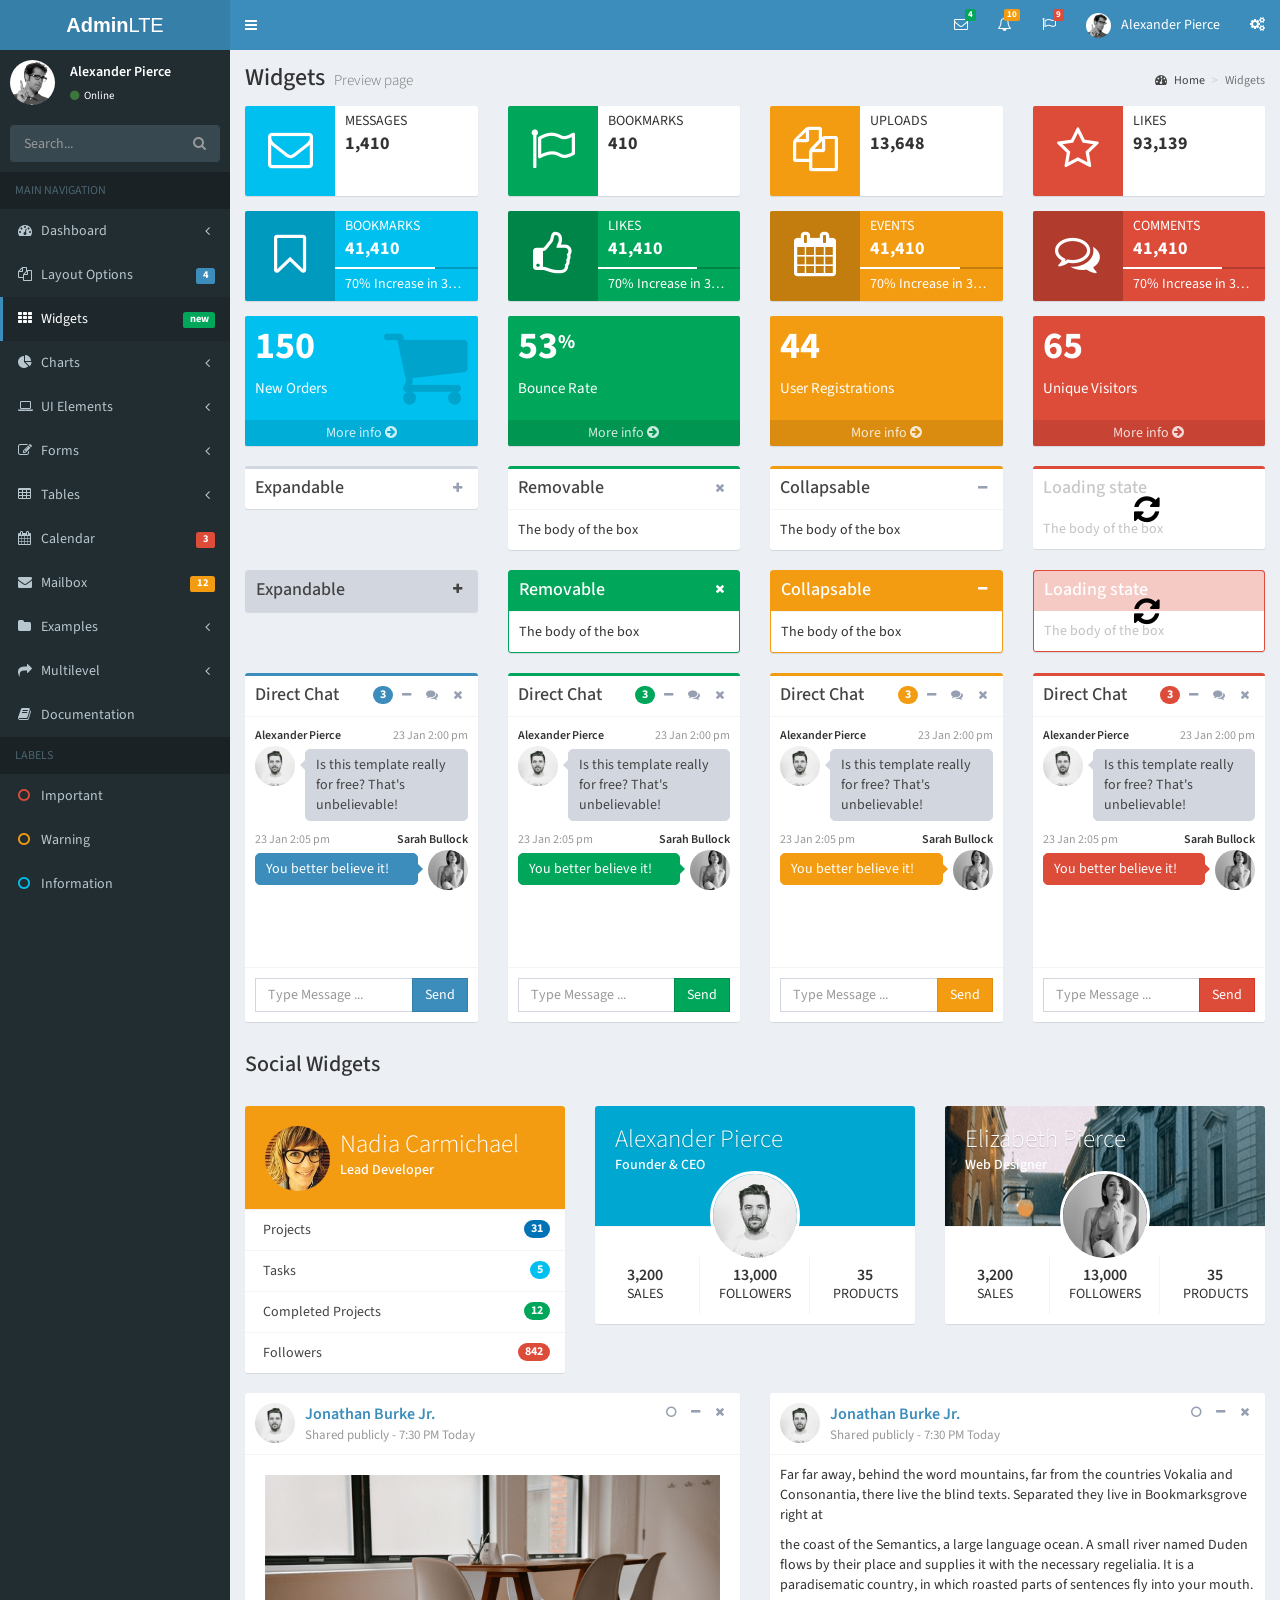
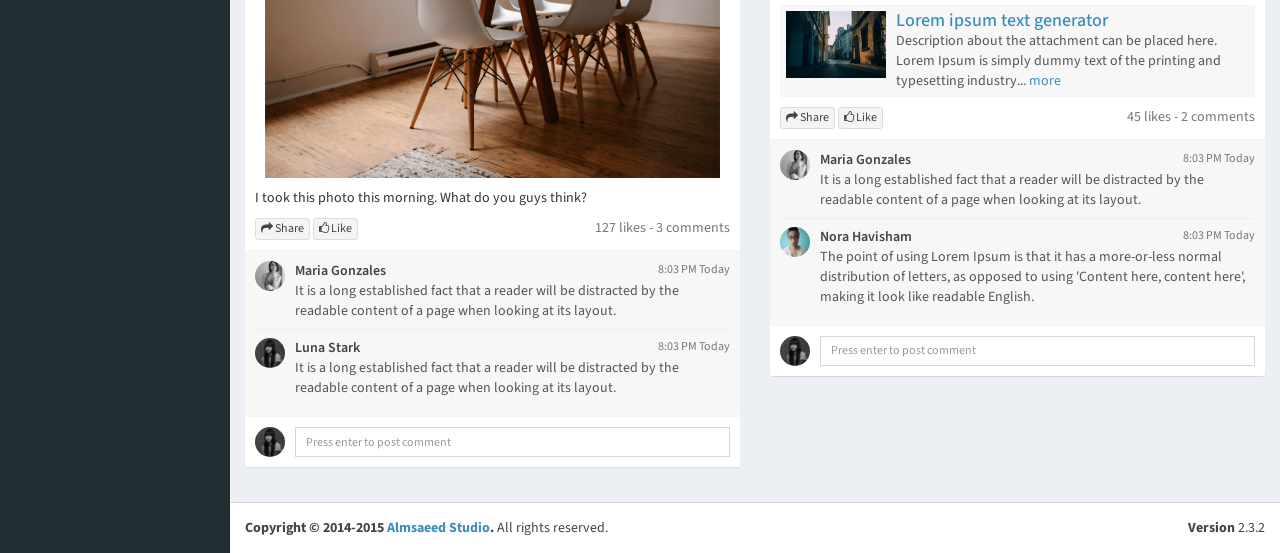
<file: plangrad/pages/widgets.html>
<!DOCTYPE html>
<html>
<head>
  <meta charset="utf-8">
  <meta http-equiv="X-UA-Compatible" content="IE=edge">
  <title>AdminLTE 2 | Widgets</title>
  <!-- Tell the browser to be responsive to screen width -->
  <meta content="width=device-width, initial-scale=1, maximum-scale=1, user-scalable=no" name="viewport">
  <!-- Bootstrap 3.3.5 -->
  <link rel="stylesheet" href="../bootstrap/css/bootstrap.min.css">
  <!-- Font Awesome -->
  <link rel="stylesheet" href="https://maxcdn.bootstrapcdn.com/font-awesome/4.4.0/css/font-awesome.min.css">
  <!-- Ionicons -->
  <link rel="stylesheet" href="https://code.ionicframework.com/ionicons/2.0.1/css/ionicons.min.css">
  <!-- Theme style -->
  <link rel="stylesheet" href="../dist/css/AdminLTE.min.css">
  <!-- AdminLTE Skins. Choose a skin from the css/skins
       folder instead of downloading all of them to reduce the load. -->
  <link rel="stylesheet" href="../dist/css/skins/_all-skins.min.css">

  <!-- HTML5 Shim and Respond.js IE8 support of HTML5 elements and media queries -->
  <!-- WARNING: Respond.js doesn't work if you view the page via file:// -->
  <!--[if lt IE 9]>
  <script src="https://oss.maxcdn.com/html5shiv/3.7.3/html5shiv.min.js"></script>
  <script src="https://oss.maxcdn.com/respond/1.4.2/respond.min.js"></script>
  <![endif]-->
</head>
<body class="hold-transition skin-blue sidebar-mini">
<div class="wrapper">

  <header class="main-header">
    <!-- Logo -->
    <a href="index2.html" class="logo">
      <!-- mini logo for sidebar mini 50x50 pixels -->
      <span class="logo-mini"><b>A</b>LT</span>
      <!-- logo for regular state and mobile devices -->
      <span class="logo-lg"><b>Admin</b>LTE</span>
    </a>
    <!-- Header Navbar: style can be found in header.less -->
    <nav class="navbar navbar-static-top" role="navigation">
      <!-- Sidebar toggle button-->
      <a href="#" class="sidebar-toggle" data-toggle="offcanvas" role="button">
        <span class="sr-only">Toggle navigation</span>
        <span class="icon-bar"></span>
        <span class="icon-bar"></span>
        <span class="icon-bar"></span>
      </a>

      <div class="navbar-custom-menu">
        <ul class="nav navbar-nav">
          <!-- Messages: style can be found in dropdown.less-->
          <li class="dropdown messages-menu">
            <a href="#" class="dropdown-toggle" data-toggle="dropdown">
              <i class="fa fa-envelope-o"></i>
              <span class="label label-success">4</span>
            </a>
            <ul class="dropdown-menu">
              <li class="header">You have 4 messages</li>
              <li>
                <!-- inner menu: contains the actual data -->
                <ul class="menu">
                  <li><!-- start message -->
                    <a href="#">
                      <div class="pull-left">
                        <img src="../dist/img/user2-160x160.jpg" class="img-circle" alt="User Image">
                      </div>
                      <h4>
                        Support Team
                        <small><i class="fa fa-clock-o"></i> 5 mins</small>
                      </h4>
                      <p>Why not buy a new awesome theme?</p>
                    </a>
                  </li>
                  <!-- end message -->
                  <li>
                    <a href="#">
                      <div class="pull-left">
                        <img src="../dist/img/user3-128x128.jpg" class="img-circle" alt="User Image">
                      </div>
                      <h4>
                        AdminLTE Design Team
                        <small><i class="fa fa-clock-o"></i> 2 hours</small>
                      </h4>
                      <p>Why not buy a new awesome theme?</p>
                    </a>
                  </li>
                  <li>
                    <a href="#">
                      <div class="pull-left">
                        <img src="../dist/img/user4-128x128.jpg" class="img-circle" alt="User Image">
                      </div>
                      <h4>
                        Developers
                        <small><i class="fa fa-clock-o"></i> Today</small>
                      </h4>
                      <p>Why not buy a new awesome theme?</p>
                    </a>
                  </li>
                  <li>
                    <a href="#">
                      <div class="pull-left">
                        <img src="../dist/img/user3-128x128.jpg" class="img-circle" alt="User Image">
                      </div>
                      <h4>
                        Sales Department
                        <small><i class="fa fa-clock-o"></i> Yesterday</small>
                      </h4>
                      <p>Why not buy a new awesome theme?</p>
                    </a>
                  </li>
                  <li>
                    <a href="#">
                      <div class="pull-left">
                        <img src="../dist/img/user4-128x128.jpg" class="img-circle" alt="User Image">
                      </div>
                      <h4>
                        Reviewers
                        <small><i class="fa fa-clock-o"></i> 2 days</small>
                      </h4>
                      <p>Why not buy a new awesome theme?</p>
                    </a>
                  </li>
                </ul>
              </li>
              <li class="footer"><a href="#">See All Messages</a></li>
            </ul>
          </li>
          <!-- Notifications: style can be found in dropdown.less -->
          <li class="dropdown notifications-menu">
            <a href="#" class="dropdown-toggle" data-toggle="dropdown">
              <i class="fa fa-bell-o"></i>
              <span class="label label-warning">10</span>
            </a>
            <ul class="dropdown-menu">
              <li class="header">You have 10 notifications</li>
              <li>
                <!-- inner menu: contains the actual data -->
                <ul class="menu">
                  <li>
                    <a href="#">
                      <i class="fa fa-users text-aqua"></i> 5 new members joined today
                    </a>
                  </li>
                  <li>
                    <a href="#">
                      <i class="fa fa-warning text-yellow"></i> Very long description here that may not fit into the
                      page and may cause design problems
                    </a>
                  </li>
                  <li>
                    <a href="#">
                      <i class="fa fa-users text-red"></i> 5 new members joined
                    </a>
                  </li>
                  <li>
                    <a href="#">
                      <i class="fa fa-shopping-cart text-green"></i> 25 sales made
                    </a>
                  </li>
                  <li>
                    <a href="#">
                      <i class="fa fa-user text-light-blue"></i> You changed your username
                    </a>
                  </li>
                </ul>
              </li>
              <li class="footer"><a href="#">View all</a></li>
            </ul>
          </li>
          <!-- Tasks: style can be found in dropdown.less -->
          <li class="dropdown tasks-menu">
            <a href="#" class="dropdown-toggle" data-toggle="dropdown">
              <i class="fa fa-flag-o"></i>
              <span class="label label-danger">9</span>
            </a>
            <ul class="dropdown-menu">
              <li class="header">You have 9 tasks</li>
              <li>
                <!-- inner menu: contains the actual data -->
                <ul class="menu">
                  <li><!-- Task item -->
                    <a href="#">
                      <h3>
                        Design some buttons
                        <small class="pull-right">20%</small>
                      </h3>
                      <div class="progress xs">
                        <div class="progress-bar progress-bar-aqua" style="width: 20%" role="progressbar" aria-valuenow="20" aria-valuemin="0" aria-valuemax="100">
                          <span class="sr-only">20% Complete</span>
                        </div>
                      </div>
                    </a>
                  </li>
                  <!-- end task item -->
                  <li><!-- Task item -->
                    <a href="#">
                      <h3>
                        Create a nice theme
                        <small class="pull-right">40%</small>
                      </h3>
                      <div class="progress xs">
                        <div class="progress-bar progress-bar-green" style="width: 40%" role="progressbar" aria-valuenow="20" aria-valuemin="0" aria-valuemax="100">
                          <span class="sr-only">40% Complete</span>
                        </div>
                      </div>
                    </a>
                  </li>
                  <!-- end task item -->
                  <li><!-- Task item -->
                    <a href="#">
                      <h3>
                        Some task I need to do
                        <small class="pull-right">60%</small>
                      </h3>
                      <div class="progress xs">
                        <div class="progress-bar progress-bar-red" style="width: 60%" role="progressbar" aria-valuenow="20" aria-valuemin="0" aria-valuemax="100">
                          <span class="sr-only">60% Complete</span>
                        </div>
                      </div>
                    </a>
                  </li>
                  <!-- end task item -->
                  <li><!-- Task item -->
                    <a href="#">
                      <h3>
                        Make beautiful transitions
                        <small class="pull-right">80%</small>
                      </h3>
                      <div class="progress xs">
                        <div class="progress-bar progress-bar-yellow" style="width: 80%" role="progressbar" aria-valuenow="20" aria-valuemin="0" aria-valuemax="100">
                          <span class="sr-only">80% Complete</span>
                        </div>
                      </div>
                    </a>
                  </li>
                  <!-- end task item -->
                </ul>
              </li>
              <li class="footer">
                <a href="#">View all tasks</a>
              </li>
            </ul>
          </li>
          <!-- User Account: style can be found in dropdown.less -->
          <li class="dropdown user user-menu">
            <a href="#" class="dropdown-toggle" data-toggle="dropdown">
              <img src="../dist/img/user2-160x160.jpg" class="user-image" alt="User Image">
              <span class="hidden-xs">Alexander Pierce</span>
            </a>
            <ul class="dropdown-menu">
              <!-- User image -->
              <li class="user-header">
                <img src="../dist/img/user2-160x160.jpg" class="img-circle" alt="User Image">

                <p>
                  Alexander Pierce - Web Developer
                  <small>Member since Nov. 2012</small>
                </p>
              </li>
              <!-- Menu Body -->
              <li class="user-body">
                <div class="row">
                  <div class="col-xs-4 text-center">
                    <a href="#">Followers</a>
                  </div>
                  <div class="col-xs-4 text-center">
                    <a href="#">Sales</a>
                  </div>
                  <div class="col-xs-4 text-center">
                    <a href="#">Friends</a>
                  </div>
                </div>
                <!-- /.row -->
              </li>
              <!-- Menu Footer-->
              <li class="user-footer">
                <div class="pull-left">
                  <a href="#" class="btn btn-default btn-flat">Profile</a>
                </div>
                <div class="pull-right">
                  <a href="#" class="btn btn-default btn-flat">Sign out</a>
                </div>
              </li>
            </ul>
          </li>
          <!-- Control Sidebar Toggle Button -->
          <li>
            <a href="#" data-toggle="control-sidebar"><i class="fa fa-gears"></i></a>
          </li>
        </ul>
      </div>
    </nav>
  </header>
  <!-- Left side column. contains the logo and sidebar -->
  <aside class="main-sidebar">
    <!-- sidebar: style can be found in sidebar.less -->
    <section class="sidebar">
      <!-- Sidebar user panel -->
      <div class="user-panel">
        <div class="pull-left image">
          <img src="../dist/img/user2-160x160.jpg" class="img-circle" alt="User Image">
        </div>
        <div class="pull-left info">
          <p>Alexander Pierce</p>
          <a href="#"><i class="fa fa-circle text-success"></i> Online</a>
        </div>
      </div>
      <!-- search form -->
      <form action="#" method="get" class="sidebar-form">
        <div class="input-group">
          <input type="text" name="q" class="form-control" placeholder="Search...">
              <span class="input-group-btn">
                <button type="submit" name="search" id="search-btn" class="btn btn-flat"><i class="fa fa-search"></i>
                </button>
              </span>
        </div>
      </form>
      <!-- /.search form -->
      <!-- sidebar menu: : style can be found in sidebar.less -->
      <ul class="sidebar-menu">
        <li class="header">MAIN NAVIGATION</li>
        <li class="treeview">
          <a href="#">
            <i class="fa fa-dashboard"></i> <span>Dashboard</span> <i class="fa fa-angle-left pull-right"></i>
          </a>
          <ul class="treeview-menu">
            <li><a href="../index.html"><i class="fa fa-circle-o"></i> Dashboard v1</a></li>
            <li><a href="../index2.html"><i class="fa fa-circle-o"></i> Dashboard v2</a></li>
          </ul>
        </li>
        <li class="treeview">
          <a href="#">
            <i class="fa fa-files-o"></i>
            <span>Layout Options</span>
            <span class="label label-primary pull-right">4</span>
          </a>
          <ul class="treeview-menu">
            <li><a href="layout/top-nav.html"><i class="fa fa-circle-o"></i> Top Navigation</a></li>
            <li><a href="layout/boxed.html"><i class="fa fa-circle-o"></i> Boxed</a></li>
            <li><a href="layout/fixed.html"><i class="fa fa-circle-o"></i> Fixed</a></li>
            <li><a href="layout/collapsed-sidebar.html"><i class="fa fa-circle-o"></i> Collapsed Sidebar</a></li>
          </ul>
        </li>
        <li class="active">
          <a href="widgets.html">
            <i class="fa fa-th"></i> <span>Widgets</span>
            <small class="label pull-right bg-green">new</small>
          </a>
        </li>
        <li class="treeview">
          <a href="#">
            <i class="fa fa-pie-chart"></i>
            <span>Charts</span>
            <i class="fa fa-angle-left pull-right"></i>
          </a>
          <ul class="treeview-menu">
            <li><a href="charts/chartjs.html"><i class="fa fa-circle-o"></i> ChartJS</a></li>
            <li><a href="charts/morris.html"><i class="fa fa-circle-o"></i> Morris</a></li>
            <li><a href="charts/flot.html"><i class="fa fa-circle-o"></i> Flot</a></li>
            <li><a href="charts/inline.html"><i class="fa fa-circle-o"></i> Inline charts</a></li>
          </ul>
        </li>
        <li class="treeview">
          <a href="#">
            <i class="fa fa-laptop"></i>
            <span>UI Elements</span>
            <i class="fa fa-angle-left pull-right"></i>
          </a>
          <ul class="treeview-menu">
            <li><a href="UI/general.html"><i class="fa fa-circle-o"></i> General</a></li>
            <li><a href="UI/icons.html"><i class="fa fa-circle-o"></i> Icons</a></li>
            <li><a href="UI/buttons.html"><i class="fa fa-circle-o"></i> Buttons</a></li>
            <li><a href="UI/sliders.html"><i class="fa fa-circle-o"></i> Sliders</a></li>
            <li><a href="UI/timeline.html"><i class="fa fa-circle-o"></i> Timeline</a></li>
            <li><a href="UI/modals.html"><i class="fa fa-circle-o"></i> Modals</a></li>
          </ul>
        </li>
        <li class="treeview">
          <a href="#">
            <i class="fa fa-edit"></i> <span>Forms</span>
            <i class="fa fa-angle-left pull-right"></i>
          </a>
          <ul class="treeview-menu">
            <li><a href="forms/general.html"><i class="fa fa-circle-o"></i> General Elements</a></li>
            <li><a href="forms/advanced.html"><i class="fa fa-circle-o"></i> Advanced Elements</a></li>
            <li><a href="forms/editors.html"><i class="fa fa-circle-o"></i> Editors</a></li>
          </ul>
        </li>
        <li class="treeview">
          <a href="#">
            <i class="fa fa-table"></i> <span>Tables</span>
            <i class="fa fa-angle-left pull-right"></i>
          </a>
          <ul class="treeview-menu">
            <li><a href="tables/simple.html"><i class="fa fa-circle-o"></i> Simple tables</a></li>
            <li><a href="tables/data.html"><i class="fa fa-circle-o"></i> Data tables</a></li>
          </ul>
        </li>
        <li>
          <a href="calendar.html">
            <i class="fa fa-calendar"></i> <span>Calendar</span>
            <small class="label pull-right bg-red">3</small>
          </a>
        </li>
        <li>
          <a href="mailbox/mailbox.html">
            <i class="fa fa-envelope"></i> <span>Mailbox</span>
            <small class="label pull-right bg-yellow">12</small>
          </a>
        </li>
        <li class="treeview">
          <a href="#">
            <i class="fa fa-folder"></i> <span>Examples</span>
            <i class="fa fa-angle-left pull-right"></i>
          </a>
          <ul class="treeview-menu">
            <li><a href="examples/invoice.html"><i class="fa fa-circle-o"></i> Invoice</a></li>
            <li><a href="examples/profile.html"><i class="fa fa-circle-o"></i> Profile</a></li>
            <li><a href="examples/login.html"><i class="fa fa-circle-o"></i> Login</a></li>
            <li><a href="examples/register.html"><i class="fa fa-circle-o"></i> Register</a></li>
            <li><a href="examples/lockscreen.html"><i class="fa fa-circle-o"></i> Lockscreen</a></li>
            <li><a href="examples/404.html"><i class="fa fa-circle-o"></i> 404 Error</a></li>
            <li><a href="examples/500.html"><i class="fa fa-circle-o"></i> 500 Error</a></li>
            <li><a href="examples/blank.html"><i class="fa fa-circle-o"></i> Blank Page</a></li>
            <li><a href="examples/pace.html"><i class="fa fa-circle-o"></i> Pace Page</a></li>
          </ul>
        </li>
        <li class="treeview">
          <a href="#">
            <i class="fa fa-share"></i> <span>Multilevel</span>
            <i class="fa fa-angle-left pull-right"></i>
          </a>
          <ul class="treeview-menu">
            <li><a href="#"><i class="fa fa-circle-o"></i> Level One</a></li>
            <li>
              <a href="#"><i class="fa fa-circle-o"></i> Level One <i class="fa fa-angle-left pull-right"></i></a>
              <ul class="treeview-menu">
                <li><a href="#"><i class="fa fa-circle-o"></i> Level Two</a></li>
                <li>
                  <a href="#"><i class="fa fa-circle-o"></i> Level Two <i class="fa fa-angle-left pull-right"></i></a>
                  <ul class="treeview-menu">
                    <li><a href="#"><i class="fa fa-circle-o"></i> Level Three</a></li>
                    <li><a href="#"><i class="fa fa-circle-o"></i> Level Three</a></li>
                  </ul>
                </li>
              </ul>
            </li>
            <li><a href="#"><i class="fa fa-circle-o"></i> Level One</a></li>
          </ul>
        </li>
        <li><a href="../documentation/index.html"><i class="fa fa-book"></i> <span>Documentation</span></a></li>
        <li class="header">LABELS</li>
        <li><a href="#"><i class="fa fa-circle-o text-red"></i> <span>Important</span></a></li>
        <li><a href="#"><i class="fa fa-circle-o text-yellow"></i> <span>Warning</span></a></li>
        <li><a href="#"><i class="fa fa-circle-o text-aqua"></i> <span>Information</span></a></li>
      </ul>
    </section>
    <!-- /.sidebar -->
  </aside>

  <!-- Content Wrapper. Contains page content -->
  <div class="content-wrapper">
    <!-- Content Header (Page header) -->
    <section class="content-header">
      <h1>
        Widgets
        <small>Preview page</small>
      </h1>
      <ol class="breadcrumb">
        <li><a href="#"><i class="fa fa-dashboard"></i> Home</a></li>
        <li class="active">Widgets</li>
      </ol>
    </section>

    <!-- Main content -->
    <section class="content">

      <div class="row">
        <div class="col-md-3 col-sm-6 col-xs-12">
          <div class="info-box">
            <span class="info-box-icon bg-aqua"><i class="fa fa-envelope-o"></i></span>

            <div class="info-box-content">
              <span class="info-box-text">Messages</span>
              <span class="info-box-number">1,410</span>
            </div>
            <!-- /.info-box-content -->
          </div>
          <!-- /.info-box -->
        </div>
        <!-- /.col -->
        <div class="col-md-3 col-sm-6 col-xs-12">
          <div class="info-box">
            <span class="info-box-icon bg-green"><i class="fa fa-flag-o"></i></span>

            <div class="info-box-content">
              <span class="info-box-text">Bookmarks</span>
              <span class="info-box-number">410</span>
            </div>
            <!-- /.info-box-content -->
          </div>
          <!-- /.info-box -->
        </div>
        <!-- /.col -->
        <div class="col-md-3 col-sm-6 col-xs-12">
          <div class="info-box">
            <span class="info-box-icon bg-yellow"><i class="fa fa-files-o"></i></span>

            <div class="info-box-content">
              <span class="info-box-text">Uploads</span>
              <span class="info-box-number">13,648</span>
            </div>
            <!-- /.info-box-content -->
          </div>
          <!-- /.info-box -->
        </div>
        <!-- /.col -->
        <div class="col-md-3 col-sm-6 col-xs-12">
          <div class="info-box">
            <span class="info-box-icon bg-red"><i class="fa fa-star-o"></i></span>

            <div class="info-box-content">
              <span class="info-box-text">Likes</span>
              <span class="info-box-number">93,139</span>
            </div>
            <!-- /.info-box-content -->
          </div>
          <!-- /.info-box -->
        </div>
        <!-- /.col -->
      </div>
      <!-- /.row -->

      <!-- =========================================================== -->

      <div class="row">
        <div class="col-md-3 col-sm-6 col-xs-12">
          <div class="info-box bg-aqua">
            <span class="info-box-icon"><i class="fa fa-bookmark-o"></i></span>

            <div class="info-box-content">
              <span class="info-box-text">Bookmarks</span>
              <span class="info-box-number">41,410</span>

              <div class="progress">
                <div class="progress-bar" style="width: 70%"></div>
              </div>
                  <span class="progress-description">
                    70% Increase in 30 Days
                  </span>
            </div>
            <!-- /.info-box-content -->
          </div>
          <!-- /.info-box -->
        </div>
        <!-- /.col -->
        <div class="col-md-3 col-sm-6 col-xs-12">
          <div class="info-box bg-green">
            <span class="info-box-icon"><i class="fa fa-thumbs-o-up"></i></span>

            <div class="info-box-content">
              <span class="info-box-text">Likes</span>
              <span class="info-box-number">41,410</span>

              <div class="progress">
                <div class="progress-bar" style="width: 70%"></div>
              </div>
                  <span class="progress-description">
                    70% Increase in 30 Days
                  </span>
            </div>
            <!-- /.info-box-content -->
          </div>
          <!-- /.info-box -->
        </div>
        <!-- /.col -->
        <div class="col-md-3 col-sm-6 col-xs-12">
          <div class="info-box bg-yellow">
            <span class="info-box-icon"><i class="fa fa-calendar"></i></span>

            <div class="info-box-content">
              <span class="info-box-text">Events</span>
              <span class="info-box-number">41,410</span>

              <div class="progress">
                <div class="progress-bar" style="width: 70%"></div>
              </div>
                  <span class="progress-description">
                    70% Increase in 30 Days
                  </span>
            </div>
            <!-- /.info-box-content -->
          </div>
          <!-- /.info-box -->
        </div>
        <!-- /.col -->
        <div class="col-md-3 col-sm-6 col-xs-12">
          <div class="info-box bg-red">
            <span class="info-box-icon"><i class="fa fa-comments-o"></i></span>

            <div class="info-box-content">
              <span class="info-box-text">Comments</span>
              <span class="info-box-number">41,410</span>

              <div class="progress">
                <div class="progress-bar" style="width: 70%"></div>
              </div>
                  <span class="progress-description">
                    70% Increase in 30 Days
                  </span>
            </div>
            <!-- /.info-box-content -->
          </div>
          <!-- /.info-box -->
        </div>
        <!-- /.col -->
      </div>
      <!-- /.row -->

      <!-- =========================================================== -->

      <!-- Small boxes (Stat box) -->
      <div class="row">
        <div class="col-lg-3 col-xs-6">
          <!-- small box -->
          <div class="small-box bg-aqua">
            <div class="inner">
              <h3>150</h3>

              <p>New Orders</p>
            </div>
            <div class="icon">
              <i class="fa fa-shopping-cart"></i>
            </div>
            <a href="#" class="small-box-footer">
              More info <i class="fa fa-arrow-circle-right"></i>
            </a>
          </div>
        </div>
        <!-- ./col -->
        <div class="col-lg-3 col-xs-6">
          <!-- small box -->
          <div class="small-box bg-green">
            <div class="inner">
              <h3>53<sup style="font-size: 20px">%</sup></h3>

              <p>Bounce Rate</p>
            </div>
            <div class="icon">
              <i class="ion ion-stats-bars"></i>
            </div>
            <a href="#" class="small-box-footer">
              More info <i class="fa fa-arrow-circle-right"></i>
            </a>
          </div>
        </div>
        <!-- ./col -->
        <div class="col-lg-3 col-xs-6">
          <!-- small box -->
          <div class="small-box bg-yellow">
            <div class="inner">
              <h3>44</h3>

              <p>User Registrations</p>
            </div>
            <div class="icon">
              <i class="ion ion-person-add"></i>
            </div>
            <a href="#" class="small-box-footer">
              More info <i class="fa fa-arrow-circle-right"></i>
            </a>
          </div>
        </div>
        <!-- ./col -->
        <div class="col-lg-3 col-xs-6">
          <!-- small box -->
          <div class="small-box bg-red">
            <div class="inner">
              <h3>65</h3>

              <p>Unique Visitors</p>
            </div>
            <div class="icon">
              <i class="ion ion-pie-graph"></i>
            </div>
            <a href="#" class="small-box-footer">
              More info <i class="fa fa-arrow-circle-right"></i>
            </a>
          </div>
        </div>
        <!-- ./col -->
      </div>
      <!-- /.row -->

      <!-- =========================================================== -->

      <div class="row">
        <div class="col-md-3">
          <div class="box box-default collapsed-box">
            <div class="box-header with-border">
              <h3 class="box-title">Expandable</h3>

              <div class="box-tools pull-right">
                <button type="button" class="btn btn-box-tool" data-widget="collapse"><i class="fa fa-plus"></i>
                </button>
              </div>
              <!-- /.box-tools -->
            </div>
            <!-- /.box-header -->
            <div class="box-body">
              The body of the box
            </div>
            <!-- /.box-body -->
          </div>
          <!-- /.box -->
        </div>
        <!-- /.col -->
        <div class="col-md-3">
          <div class="box box-success">
            <div class="box-header with-border">
              <h3 class="box-title">Removable</h3>

              <div class="box-tools pull-right">
                <button type="button" class="btn btn-box-tool" data-widget="remove"><i class="fa fa-times"></i></button>
              </div>
              <!-- /.box-tools -->
            </div>
            <!-- /.box-header -->
            <div class="box-body">
              The body of the box
            </div>
            <!-- /.box-body -->
          </div>
          <!-- /.box -->
        </div>
        <!-- /.col -->
        <div class="col-md-3">
          <div class="box box-warning">
            <div class="box-header with-border">
              <h3 class="box-title">Collapsable</h3>

              <div class="box-tools pull-right">
                <button type="button" class="btn btn-box-tool" data-widget="collapse"><i class="fa fa-minus"></i>
                </button>
              </div>
              <!-- /.box-tools -->
            </div>
            <!-- /.box-header -->
            <div class="box-body">
              The body of the box
            </div>
            <!-- /.box-body -->
          </div>
          <!-- /.box -->
        </div>
        <!-- /.col -->
        <div class="col-md-3">
          <div class="box box-danger">
            <div class="box-header">
              <h3 class="box-title">Loading state</h3>
            </div>
            <div class="box-body">
              The body of the box
            </div>
            <!-- /.box-body -->
            <!-- Loading (remove the following to stop the loading)-->
            <div class="overlay">
              <i class="fa fa-refresh fa-spin"></i>
            </div>
            <!-- end loading -->
          </div>
          <!-- /.box -->
        </div>
        <!-- /.col -->
      </div>
      <!-- /.row -->

      <!-- =========================================================== -->

      <div class="row">
        <div class="col-md-3">
          <div class="box box-default collapsed-box box-solid">
            <div class="box-header with-border">
              <h3 class="box-title">Expandable</h3>

              <div class="box-tools pull-right">
                <button type="button" class="btn btn-box-tool" data-widget="collapse"><i class="fa fa-plus"></i>
                </button>
              </div>
              <!-- /.box-tools -->
            </div>
            <!-- /.box-header -->
            <div class="box-body">
              The body of the box
            </div>
            <!-- /.box-body -->
          </div>
          <!-- /.box -->
        </div>
        <!-- /.col -->
        <div class="col-md-3">
          <div class="box box-success box-solid">
            <div class="box-header with-border">
              <h3 class="box-title">Removable</h3>

              <div class="box-tools pull-right">
                <button type="button" class="btn btn-box-tool" data-widget="remove"><i class="fa fa-times"></i></button>
              </div>
              <!-- /.box-tools -->
            </div>
            <!-- /.box-header -->
            <div class="box-body">
              The body of the box
            </div>
            <!-- /.box-body -->
          </div>
          <!-- /.box -->
        </div>
        <!-- /.col -->
        <div class="col-md-3">
          <div class="box box-warning box-solid">
            <div class="box-header with-border">
              <h3 class="box-title">Collapsable</h3>

              <div class="box-tools pull-right">
                <button type="button" class="btn btn-box-tool" data-widget="collapse"><i class="fa fa-minus"></i>
                </button>
              </div>
              <!-- /.box-tools -->
            </div>
            <!-- /.box-header -->
            <div class="box-body">
              The body of the box
            </div>
            <!-- /.box-body -->
          </div>
          <!-- /.box -->
        </div>
        <!-- /.col -->
        <div class="col-md-3">
          <div class="box box-danger box-solid">
            <div class="box-header">
              <h3 class="box-title">Loading state</h3>
            </div>
            <div class="box-body">
              The body of the box
            </div>
            <!-- /.box-body -->
            <!-- Loading (remove the following to stop the loading)-->
            <div class="overlay">
              <i class="fa fa-refresh fa-spin"></i>
            </div>
            <!-- end loading -->
          </div>
          <!-- /.box -->
        </div>
        <!-- /.col -->
      </div>
      <!-- /.row -->

      <!-- =========================================================== -->

      <!-- Direct Chat -->
      <div class="row">
        <div class="col-md-3">
          <!-- DIRECT CHAT PRIMARY -->
          <div class="box box-primary direct-chat direct-chat-primary">
            <div class="box-header with-border">
              <h3 class="box-title">Direct Chat</h3>

              <div class="box-tools pull-right">
                <span data-toggle="tooltip" title="3 New Messages" class="badge bg-light-blue">3</span>
                <button type="button" class="btn btn-box-tool" data-widget="collapse"><i class="fa fa-minus"></i>
                </button>
                <button type="button" class="btn btn-box-tool" data-toggle="tooltip" title="Contacts" data-widget="chat-pane-toggle">
                  <i class="fa fa-comments"></i></button>
                <button type="button" class="btn btn-box-tool" data-widget="remove"><i class="fa fa-times"></i></button>
              </div>
            </div>
            <!-- /.box-header -->
            <div class="box-body">
              <!-- Conversations are loaded here -->
              <div class="direct-chat-messages">
                <!-- Message. Default to the left -->
                <div class="direct-chat-msg">
                  <div class="direct-chat-info clearfix">
                    <span class="direct-chat-name pull-left">Alexander Pierce</span>
                    <span class="direct-chat-timestamp pull-right">23 Jan 2:00 pm</span>
                  </div>
                  <!-- /.direct-chat-info -->
                  <img class="direct-chat-img" src="../dist/img/user1-128x128.jpg" alt="Message User Image"><!-- /.direct-chat-img -->
                  <div class="direct-chat-text">
                    Is this template really for free? That's unbelievable!
                  </div>
                  <!-- /.direct-chat-text -->
                </div>
                <!-- /.direct-chat-msg -->

                <!-- Message to the right -->
                <div class="direct-chat-msg right">
                  <div class="direct-chat-info clearfix">
                    <span class="direct-chat-name pull-right">Sarah Bullock</span>
                    <span class="direct-chat-timestamp pull-left">23 Jan 2:05 pm</span>
                  </div>
                  <!-- /.direct-chat-info -->
                  <img class="direct-chat-img" src="../dist/img/user3-128x128.jpg" alt="Message User Image"><!-- /.direct-chat-img -->
                  <div class="direct-chat-text">
                    You better believe it!
                  </div>
                  <!-- /.direct-chat-text -->
                </div>
                <!-- /.direct-chat-msg -->
              </div>
              <!--/.direct-chat-messages-->

              <!-- Contacts are loaded here -->
              <div class="direct-chat-contacts">
                <ul class="contacts-list">
                  <li>
                    <a href="#">
                      <img class="contacts-list-img" src="../dist/img/user1-128x128.jpg">

                      <div class="contacts-list-info">
                            <span class="contacts-list-name">
                              Count Dracula
                              <small class="contacts-list-date pull-right">2/28/2015</small>
                            </span>
                        <span class="contacts-list-msg">How have you been? I was...</span>
                      </div>
                      <!-- /.contacts-list-info -->
                    </a>
                  </li>
                  <!-- End Contact Item -->
                </ul>
                <!-- /.contatcts-list -->
              </div>
              <!-- /.direct-chat-pane -->
            </div>
            <!-- /.box-body -->
            <div class="box-footer">
              <form action="#" method="post">
                <div class="input-group">
                  <input type="text" name="message" placeholder="Type Message ..." class="form-control">
                      <span class="input-group-btn">
                        <button type="submit" class="btn btn-primary btn-flat">Send</button>
                      </span>
                </div>
              </form>
            </div>
            <!-- /.box-footer-->
          </div>
          <!--/.direct-chat -->
        </div>
        <!-- /.col -->

        <div class="col-md-3">
          <!-- DIRECT CHAT SUCCESS -->
          <div class="box box-success direct-chat direct-chat-success">
            <div class="box-header with-border">
              <h3 class="box-title">Direct Chat</h3>

              <div class="box-tools pull-right">
                <span data-toggle="tooltip" title="3 New Messages" class="badge bg-green">3</span>
                <button type="button" class="btn btn-box-tool" data-widget="collapse"><i class="fa fa-minus"></i>
                </button>
                <button type="button" class="btn btn-box-tool" data-toggle="tooltip" title="Contacts" data-widget="chat-pane-toggle">
                  <i class="fa fa-comments"></i></button>
                <button type="button" class="btn btn-box-tool" data-widget="remove"><i class="fa fa-times"></i></button>
              </div>
            </div>
            <!-- /.box-header -->
            <div class="box-body">
              <!-- Conversations are loaded here -->
              <div class="direct-chat-messages">
                <!-- Message. Default to the left -->
                <div class="direct-chat-msg">
                  <div class="direct-chat-info clearfix">
                    <span class="direct-chat-name pull-left">Alexander Pierce</span>
                    <span class="direct-chat-timestamp pull-right">23 Jan 2:00 pm</span>
                  </div>
                  <!-- /.direct-chat-info -->
                  <img class="direct-chat-img" src="../dist/img/user1-128x128.jpg" alt="Message User Image"><!-- /.direct-chat-img -->
                  <div class="direct-chat-text">
                    Is this template really for free? That's unbelievable!
                  </div>
                  <!-- /.direct-chat-text -->
                </div>
                <!-- /.direct-chat-msg -->

                <!-- Message to the right -->
                <div class="direct-chat-msg right">
                  <div class="direct-chat-info clearfix">
                    <span class="direct-chat-name pull-right">Sarah Bullock</span>
                    <span class="direct-chat-timestamp pull-left">23 Jan 2:05 pm</span>
                  </div>
                  <!-- /.direct-chat-info -->
                  <img class="direct-chat-img" src="../dist/img/user3-128x128.jpg" alt="Message User Image"><!-- /.direct-chat-img -->
                  <div class="direct-chat-text">
                    You better believe it!
                  </div>
                  <!-- /.direct-chat-text -->
                </div>
                <!-- /.direct-chat-msg -->
              </div>
              <!--/.direct-chat-messages-->

              <!-- Contacts are loaded here -->
              <div class="direct-chat-contacts">
                <ul class="contacts-list">
                  <li>
                    <a href="#">
                      <img class="contacts-list-img" src="../dist/img/user1-128x128.jpg">

                      <div class="contacts-list-info">
                            <span class="contacts-list-name">
                              Count Dracula
                              <small class="contacts-list-date pull-right">2/28/2015</small>
                            </span>
                        <span class="contacts-list-msg">How have you been? I was...</span>
                      </div>
                      <!-- /.contacts-list-info -->
                    </a>
                  </li>
                  <!-- End Contact Item -->
                </ul>
                <!-- /.contatcts-list -->
              </div>
              <!-- /.direct-chat-pane -->
            </div>
            <!-- /.box-body -->
            <div class="box-footer">
              <form action="#" method="post">
                <div class="input-group">
                  <input type="text" name="message" placeholder="Type Message ..." class="form-control">
                      <span class="input-group-btn">
                        <button type="submit" class="btn btn-success btn-flat">Send</button>
                      </span>
                </div>
              </form>
            </div>
            <!-- /.box-footer-->
          </div>
          <!--/.direct-chat -->
        </div>
        <!-- /.col -->

        <div class="col-md-3">
          <!-- DIRECT CHAT WARNING -->
          <div class="box box-warning direct-chat direct-chat-warning">
            <div class="box-header with-border">
              <h3 class="box-title">Direct Chat</h3>

              <div class="box-tools pull-right">
                <span data-toggle="tooltip" title="3 New Messages" class="badge bg-yellow">3</span>
                <button type="button" class="btn btn-box-tool" data-widget="collapse"><i class="fa fa-minus"></i>
                </button>
                <button type="button" class="btn btn-box-tool" data-toggle="tooltip" title="Contacts" data-widget="chat-pane-toggle">
                  <i class="fa fa-comments"></i></button>
                <button type="button" class="btn btn-box-tool" data-widget="remove"><i class="fa fa-times"></i></button>
              </div>
            </div>
            <!-- /.box-header -->
            <div class="box-body">
              <!-- Conversations are loaded here -->
              <div class="direct-chat-messages">
                <!-- Message. Default to the left -->
                <div class="direct-chat-msg">
                  <div class="direct-chat-info clearfix">
                    <span class="direct-chat-name pull-left">Alexander Pierce</span>
                    <span class="direct-chat-timestamp pull-right">23 Jan 2:00 pm</span>
                  </div>
                  <!-- /.direct-chat-info -->
                  <img class="direct-chat-img" src="../dist/img/user1-128x128.jpg" alt="Message User Image"><!-- /.direct-chat-img -->
                  <div class="direct-chat-text">
                    Is this template really for free? That's unbelievable!
                  </div>
                  <!-- /.direct-chat-text -->
                </div>
                <!-- /.direct-chat-msg -->

                <!-- Message to the right -->
                <div class="direct-chat-msg right">
                  <div class="direct-chat-info clearfix">
                    <span class="direct-chat-name pull-right">Sarah Bullock</span>
                    <span class="direct-chat-timestamp pull-left">23 Jan 2:05 pm</span>
                  </div>
                  <!-- /.direct-chat-info -->
                  <img class="direct-chat-img" src="../dist/img/user3-128x128.jpg" alt="Message User Image"><!-- /.direct-chat-img -->
                  <div class="direct-chat-text">
                    You better believe it!
                  </div>
                  <!-- /.direct-chat-text -->
                </div>
                <!-- /.direct-chat-msg -->
              </div>
              <!--/.direct-chat-messages-->

              <!-- Contacts are loaded here -->
              <div class="direct-chat-contacts">
                <ul class="contacts-list">
                  <li>
                    <a href="#">
                      <img class="contacts-list-img" src="../dist/img/user1-128x128.jpg">

                      <div class="contacts-list-info">
                            <span class="contacts-list-name">
                              Count Dracula
                              <small class="contacts-list-date pull-right">2/28/2015</small>
                            </span>
                        <span class="contacts-list-msg">How have you been? I was...</span>
                      </div>
                      <!-- /.contacts-list-info -->
                    </a>
                  </li>
                  <!-- End Contact Item -->
                </ul>
                <!-- /.contatcts-list -->
              </div>
              <!-- /.direct-chat-pane -->
            </div>
            <!-- /.box-body -->
            <div class="box-footer">
              <form action="#" method="post">
                <div class="input-group">
                  <input type="text" name="message" placeholder="Type Message ..." class="form-control">
                      <span class="input-group-btn">
                        <button type="submit" class="btn btn-warning btn-flat">Send</button>
                      </span>
                </div>
              </form>
            </div>
            <!-- /.box-footer-->
          </div>
          <!--/.direct-chat -->
        </div>
        <!-- /.col -->

        <div class="col-md-3">
          <!-- DIRECT CHAT DANGER -->
          <div class="box box-danger direct-chat direct-chat-danger">
            <div class="box-header with-border">
              <h3 class="box-title">Direct Chat</h3>

              <div class="box-tools pull-right">
                <span data-toggle="tooltip" title="3 New Messages" class="badge bg-red">3</span>
                <button type="button" class="btn btn-box-tool" data-widget="collapse"><i class="fa fa-minus"></i>
                </button>
                <button type="button" class="btn btn-box-tool" data-toggle="tooltip" title="Contacts" data-widget="chat-pane-toggle">
                  <i class="fa fa-comments"></i></button>
                <button type="button" class="btn btn-box-tool" data-widget="remove"><i class="fa fa-times"></i></button>
              </div>
            </div>
            <!-- /.box-header -->
            <div class="box-body">
              <!-- Conversations are loaded here -->
              <div class="direct-chat-messages">
                <!-- Message. Default to the left -->
                <div class="direct-chat-msg">
                  <div class="direct-chat-info clearfix">
                    <span class="direct-chat-name pull-left">Alexander Pierce</span>
                    <span class="direct-chat-timestamp pull-right">23 Jan 2:00 pm</span>
                  </div>
                  <!-- /.direct-chat-info -->
                  <img class="direct-chat-img" src="../dist/img/user1-128x128.jpg" alt="Message User Image"><!-- /.direct-chat-img -->
                  <div class="direct-chat-text">
                    Is this template really for free? That's unbelievable!
                  </div>
                  <!-- /.direct-chat-text -->
                </div>
                <!-- /.direct-chat-msg -->

                <!-- Message to the right -->
                <div class="direct-chat-msg right">
                  <div class="direct-chat-info clearfix">
                    <span class="direct-chat-name pull-right">Sarah Bullock</span>
                    <span class="direct-chat-timestamp pull-left">23 Jan 2:05 pm</span>
                  </div>
                  <!-- /.direct-chat-info -->
                  <img class="direct-chat-img" src="../dist/img/user3-128x128.jpg" alt="Message User Image"><!-- /.direct-chat-img -->
                  <div class="direct-chat-text">
                    You better believe it!
                  </div>
                  <!-- /.direct-chat-text -->
                </div>
                <!-- /.direct-chat-msg -->
              </div>
              <!--/.direct-chat-messages-->

              <!-- Contacts are loaded here -->
              <div class="direct-chat-contacts">
                <ul class="contacts-list">
                  <li>
                    <a href="#">
                      <img class="contacts-list-img" src="../dist/img/user1-128x128.jpg">

                      <div class="contacts-list-info">
                            <span class="contacts-list-name">
                              Count Dracula
                              <small class="contacts-list-date pull-right">2/28/2015</small>
                            </span>
                        <span class="contacts-list-msg">How have you been? I was...</span>
                      </div>
                      <!-- /.contacts-list-info -->
                    </a>
                  </li>
                  <!-- End Contact Item -->
                </ul>
                <!-- /.contatcts-list -->
              </div>
              <!-- /.direct-chat-pane -->
            </div>
            <!-- /.box-body -->
            <div class="box-footer">
              <form action="#" method="post">
                <div class="input-group">
                  <input type="text" name="message" placeholder="Type Message ..." class="form-control">
                      <span class="input-group-btn">
                        <button type="submit" class="btn btn-danger btn-flat">Send</button>
                      </span>
                </div>
              </form>
            </div>
            <!-- /.box-footer-->
          </div>
          <!--/.direct-chat -->
        </div>
        <!-- /.col -->
      </div>
      <!-- /.row -->

      <h2 class="page-header">Social Widgets</h2>

      <div class="row">
        <div class="col-md-4">
          <!-- Widget: user widget style 1 -->
          <div class="box box-widget widget-user-2">
            <!-- Add the bg color to the header using any of the bg-* classes -->
            <div class="widget-user-header bg-yellow">
              <div class="widget-user-image">
                <img class="img-circle" src="../dist/img/user7-128x128.jpg" alt="User Avatar">
              </div>
              <!-- /.widget-user-image -->
              <h3 class="widget-user-username">Nadia Carmichael</h3>
              <h5 class="widget-user-desc">Lead Developer</h5>
            </div>
            <div class="box-footer no-padding">
              <ul class="nav nav-stacked">
                <li><a href="#">Projects <span class="pull-right badge bg-blue">31</span></a></li>
                <li><a href="#">Tasks <span class="pull-right badge bg-aqua">5</span></a></li>
                <li><a href="#">Completed Projects <span class="pull-right badge bg-green">12</span></a></li>
                <li><a href="#">Followers <span class="pull-right badge bg-red">842</span></a></li>
              </ul>
            </div>
          </div>
          <!-- /.widget-user -->
        </div>
        <!-- /.col -->
        <div class="col-md-4">
          <!-- Widget: user widget style 1 -->
          <div class="box box-widget widget-user">
            <!-- Add the bg color to the header using any of the bg-* classes -->
            <div class="widget-user-header bg-aqua-active">
              <h3 class="widget-user-username">Alexander Pierce</h3>
              <h5 class="widget-user-desc">Founder &amp; CEO</h5>
            </div>
            <div class="widget-user-image">
              <img class="img-circle" src="../dist/img/user1-128x128.jpg" alt="User Avatar">
            </div>
            <div class="box-footer">
              <div class="row">
                <div class="col-sm-4 border-right">
                  <div class="description-block">
                    <h5 class="description-header">3,200</h5>
                    <span class="description-text">SALES</span>
                  </div>
                  <!-- /.description-block -->
                </div>
                <!-- /.col -->
                <div class="col-sm-4 border-right">
                  <div class="description-block">
                    <h5 class="description-header">13,000</h5>
                    <span class="description-text">FOLLOWERS</span>
                  </div>
                  <!-- /.description-block -->
                </div>
                <!-- /.col -->
                <div class="col-sm-4">
                  <div class="description-block">
                    <h5 class="description-header">35</h5>
                    <span class="description-text">PRODUCTS</span>
                  </div>
                  <!-- /.description-block -->
                </div>
                <!-- /.col -->
              </div>
              <!-- /.row -->
            </div>
          </div>
          <!-- /.widget-user -->
        </div>
        <!-- /.col -->
        <div class="col-md-4">
          <!-- Widget: user widget style 1 -->
          <div class="box box-widget widget-user">
            <!-- Add the bg color to the header using any of the bg-* classes -->
            <div class="widget-user-header bg-black" style="background: url('../dist/img/photo1.png') center center;">
              <h3 class="widget-user-username">Elizabeth Pierce</h3>
              <h5 class="widget-user-desc">Web Designer</h5>
            </div>
            <div class="widget-user-image">
              <img class="img-circle" src="../dist/img/user3-128x128.jpg" alt="User Avatar">
            </div>
            <div class="box-footer">
              <div class="row">
                <div class="col-sm-4 border-right">
                  <div class="description-block">
                    <h5 class="description-header">3,200</h5>
                    <span class="description-text">SALES</span>
                  </div>
                  <!-- /.description-block -->
                </div>
                <!-- /.col -->
                <div class="col-sm-4 border-right">
                  <div class="description-block">
                    <h5 class="description-header">13,000</h5>
                    <span class="description-text">FOLLOWERS</span>
                  </div>
                  <!-- /.description-block -->
                </div>
                <!-- /.col -->
                <div class="col-sm-4">
                  <div class="description-block">
                    <h5 class="description-header">35</h5>
                    <span class="description-text">PRODUCTS</span>
                  </div>
                  <!-- /.description-block -->
                </div>
                <!-- /.col -->
              </div>
              <!-- /.row -->
            </div>
          </div>
          <!-- /.widget-user -->
        </div>
        <!-- /.col -->
      </div>
      <!-- /.row -->

      <div class="row">
        <div class="col-md-6">
          <!-- Box Comment -->
          <div class="box box-widget">
            <div class="box-header with-border">
              <div class="user-block">
                <img class="img-circle" src="../dist/img/user1-128x128.jpg" alt="User Image">
                <span class="username"><a href="#">Jonathan Burke Jr.</a></span>
                <span class="description">Shared publicly - 7:30 PM Today</span>
              </div>
              <!-- /.user-block -->
              <div class="box-tools">
                <button type="button" class="btn btn-box-tool" data-toggle="tooltip" title="Mark as read">
                  <i class="fa fa-circle-o"></i></button>
                <button type="button" class="btn btn-box-tool" data-widget="collapse"><i class="fa fa-minus"></i>
                </button>
                <button type="button" class="btn btn-box-tool" data-widget="remove"><i class="fa fa-times"></i></button>
              </div>
              <!-- /.box-tools -->
            </div>
            <!-- /.box-header -->
            <div class="box-body">
              <img class="img-responsive pad" src="../dist/img/photo2.png" alt="Photo">

              <p>I took this photo this morning. What do you guys think?</p>
              <button type="button" class="btn btn-default btn-xs"><i class="fa fa-share"></i> Share</button>
              <button type="button" class="btn btn-default btn-xs"><i class="fa fa-thumbs-o-up"></i> Like</button>
              <span class="pull-right text-muted">127 likes - 3 comments</span>
            </div>
            <!-- /.box-body -->
            <div class="box-footer box-comments">
              <div class="box-comment">
                <!-- User image -->
                <img class="img-circle img-sm" src="../dist/img/user3-128x128.jpg" alt="User Image">

                <div class="comment-text">
                      <span class="username">
                        Maria Gonzales
                        <span class="text-muted pull-right">8:03 PM Today</span>
                      </span><!-- /.username -->
                  It is a long established fact that a reader will be distracted
                  by the readable content of a page when looking at its layout.
                </div>
                <!-- /.comment-text -->
              </div>
              <!-- /.box-comment -->
              <div class="box-comment">
                <!-- User image -->
                <img class="img-circle img-sm" src="../dist/img/user4-128x128.jpg" alt="User Image">

                <div class="comment-text">
                      <span class="username">
                        Luna Stark
                        <span class="text-muted pull-right">8:03 PM Today</span>
                      </span><!-- /.username -->
                  It is a long established fact that a reader will be distracted
                  by the readable content of a page when looking at its layout.
                </div>
                <!-- /.comment-text -->
              </div>
              <!-- /.box-comment -->
            </div>
            <!-- /.box-footer -->
            <div class="box-footer">
              <form action="#" method="post">
                <img class="img-responsive img-circle img-sm" src="../dist/img/user4-128x128.jpg" alt="Alt Text">
                <!-- .img-push is used to add margin to elements next to floating images -->
                <div class="img-push">
                  <input type="text" class="form-control input-sm" placeholder="Press enter to post comment">
                </div>
              </form>
            </div>
            <!-- /.box-footer -->
          </div>
          <!-- /.box -->
        </div>
        <!-- /.col -->
        <div class="col-md-6">
          <!-- Box Comment -->
          <div class="box box-widget">
            <div class="box-header with-border">
              <div class="user-block">
                <img class="img-circle" src="../dist/img/user1-128x128.jpg" alt="User Image">
                <span class="username"><a href="#">Jonathan Burke Jr.</a></span>
                <span class="description">Shared publicly - 7:30 PM Today</span>
              </div>
              <!-- /.user-block -->
              <div class="box-tools">
                <button type="button" class="btn btn-box-tool" data-toggle="tooltip" title="Mark as read">
                  <i class="fa fa-circle-o"></i></button>
                <button type="button" class="btn btn-box-tool" data-widget="collapse"><i class="fa fa-minus"></i>
                </button>
                <button type="button" class="btn btn-box-tool" data-widget="remove"><i class="fa fa-times"></i></button>
              </div>
              <!-- /.box-tools -->
            </div>
            <!-- /.box-header -->
            <div class="box-body">
              <!-- post text -->
              <p>Far far away, behind the word mountains, far from the
                countries Vokalia and Consonantia, there live the blind
                texts. Separated they live in Bookmarksgrove right at</p>

              <p>the coast of the Semantics, a large language ocean.
                A small river named Duden flows by their place and supplies
                it with the necessary regelialia. It is a paradisematic
                country, in which roasted parts of sentences fly into
                your mouth.</p>

              <!-- Attachment -->
              <div class="attachment-block clearfix">
                <img class="attachment-img" src="../dist/img/photo1.png" alt="Attachment Image">

                <div class="attachment-pushed">
                  <h4 class="attachment-heading"><a href="http://www.lipsum.com/">Lorem ipsum text generator</a></h4>

                  <div class="attachment-text">
                    Description about the attachment can be placed here.
                    Lorem Ipsum is simply dummy text of the printing and typesetting industry... <a href="#">more</a>
                  </div>
                  <!-- /.attachment-text -->
                </div>
                <!-- /.attachment-pushed -->
              </div>
              <!-- /.attachment-block -->

              <!-- Social sharing buttons -->
              <button type="button" class="btn btn-default btn-xs"><i class="fa fa-share"></i> Share</button>
              <button type="button" class="btn btn-default btn-xs"><i class="fa fa-thumbs-o-up"></i> Like</button>
              <span class="pull-right text-muted">45 likes - 2 comments</span>
            </div>
            <!-- /.box-body -->
            <div class="box-footer box-comments">
              <div class="box-comment">
                <!-- User image -->
                <img class="img-circle img-sm" src="../dist/img/user3-128x128.jpg" alt="User Image">

                <div class="comment-text">
                      <span class="username">
                        Maria Gonzales
                        <span class="text-muted pull-right">8:03 PM Today</span>
                      </span><!-- /.username -->
                  It is a long established fact that a reader will be distracted
                  by the readable content of a page when looking at its layout.
                </div>
                <!-- /.comment-text -->
              </div>
              <!-- /.box-comment -->
              <div class="box-comment">
                <!-- User image -->
                <img class="img-circle img-sm" src="../dist/img/user5-128x128.jpg" alt="User Image">

                <div class="comment-text">
                      <span class="username">
                        Nora Havisham
                        <span class="text-muted pull-right">8:03 PM Today</span>
                      </span><!-- /.username -->
                  The point of using Lorem Ipsum is that it has a more-or-less
                  normal distribution of letters, as opposed to using
                  'Content here, content here', making it look like readable English.
                </div>
                <!-- /.comment-text -->
              </div>
              <!-- /.box-comment -->
            </div>
            <!-- /.box-footer -->
            <div class="box-footer">
              <form action="#" method="post">
                <img class="img-responsive img-circle img-sm" src="../dist/img/user4-128x128.jpg" alt="Alt Text">
                <!-- .img-push is used to add margin to elements next to floating images -->
                <div class="img-push">
                  <input type="text" class="form-control input-sm" placeholder="Press enter to post comment">
                </div>
              </form>
            </div>
            <!-- /.box-footer -->
          </div>
          <!-- /.box -->
        </div>
        <!-- /.col -->
      </div>
      <!-- /.row -->

    </section>
    <!-- /.content -->
  </div>
  <!-- /.content-wrapper -->

  <footer class="main-footer">
    <div class="pull-right hidden-xs">
      <b>Version</b> 2.3.2
    </div>
    <strong>Copyright &copy; 2014-2015 <a href="http://almsaeedstudio.com">Almsaeed Studio</a>.</strong> All rights
    reserved.
  </footer>

  <!-- Control Sidebar -->
  <aside class="control-sidebar control-sidebar-dark">
    <!-- Create the tabs -->
    <ul class="nav nav-tabs nav-justified control-sidebar-tabs">
      <li><a href="#control-sidebar-home-tab" data-toggle="tab"><i class="fa fa-home"></i></a></li>
      <li><a href="#control-sidebar-settings-tab" data-toggle="tab"><i class="fa fa-gears"></i></a></li>
    </ul>
    <!-- Tab panes -->
    <div class="tab-content">
      <!-- Home tab content -->
      <div class="tab-pane" id="control-sidebar-home-tab">
        <h3 class="control-sidebar-heading">Recent Activity</h3>
        <ul class="control-sidebar-menu">
          <li>
            <a href="javascript::;">
              <i class="menu-icon fa fa-birthday-cake bg-red"></i>

              <div class="menu-info">
                <h4 class="control-sidebar-subheading">Langdon's Birthday</h4>

                <p>Will be 23 on April 24th</p>
              </div>
            </a>
          </li>
          <li>
            <a href="javascript::;">
              <i class="menu-icon fa fa-user bg-yellow"></i>

              <div class="menu-info">
                <h4 class="control-sidebar-subheading">Frodo Updated His Profile</h4>

                <p>New phone +1(800)555-1234</p>
              </div>
            </a>
          </li>
          <li>
            <a href="javascript::;">
              <i class="menu-icon fa fa-envelope-o bg-light-blue"></i>

              <div class="menu-info">
                <h4 class="control-sidebar-subheading">Nora Joined Mailing List</h4>

                <p>nora@example.com</p>
              </div>
            </a>
          </li>
          <li>
            <a href="javascript::;">
              <i class="menu-icon fa fa-file-code-o bg-green"></i>

              <div class="menu-info">
                <h4 class="control-sidebar-subheading">Cron Job 254 Executed</h4>

                <p>Execution time 5 seconds</p>
              </div>
            </a>
          </li>
        </ul>
        <!-- /.control-sidebar-menu -->

        <h3 class="control-sidebar-heading">Tasks Progress</h3>
        <ul class="control-sidebar-menu">
          <li>
            <a href="javascript::;">
              <h4 class="control-sidebar-subheading">
                Custom Template Design
                <span class="label label-danger pull-right">70%</span>
              </h4>

              <div class="progress progress-xxs">
                <div class="progress-bar progress-bar-danger" style="width: 70%"></div>
              </div>
            </a>
          </li>
          <li>
            <a href="javascript::;">
              <h4 class="control-sidebar-subheading">
                Update Resume
                <span class="label label-success pull-right">95%</span>
              </h4>

              <div class="progress progress-xxs">
                <div class="progress-bar progress-bar-success" style="width: 95%"></div>
              </div>
            </a>
          </li>
          <li>
            <a href="javascript::;">
              <h4 class="control-sidebar-subheading">
                Laravel Integration
                <span class="label label-warning pull-right">50%</span>
              </h4>

              <div class="progress progress-xxs">
                <div class="progress-bar progress-bar-warning" style="width: 50%"></div>
              </div>
            </a>
          </li>
          <li>
            <a href="javascript::;">
              <h4 class="control-sidebar-subheading">
                Back End Framework
                <span class="label label-primary pull-right">68%</span>
              </h4>

              <div class="progress progress-xxs">
                <div class="progress-bar progress-bar-primary" style="width: 68%"></div>
              </div>
            </a>
          </li>
        </ul>
        <!-- /.control-sidebar-menu -->

      </div>
      <!-- /.tab-pane -->
      <!-- Stats tab content -->
      <div class="tab-pane" id="control-sidebar-stats-tab">Stats Tab Content</div>
      <!-- /.tab-pane -->
      <!-- Settings tab content -->
      <div class="tab-pane" id="control-sidebar-settings-tab">
        <form method="post">
          <h3 class="control-sidebar-heading">General Settings</h3>

          <div class="form-group">
            <label class="control-sidebar-subheading">
              Report panel usage
              <input type="checkbox" class="pull-right" checked>
            </label>

            <p>
              Some information about this general settings option
            </p>
          </div>
          <!-- /.form-group -->

          <div class="form-group">
            <label class="control-sidebar-subheading">
              Allow mail redirect
              <input type="checkbox" class="pull-right" checked>
            </label>

            <p>
              Other sets of options are available
            </p>
          </div>
          <!-- /.form-group -->

          <div class="form-group">
            <label class="control-sidebar-subheading">
              Expose author name in posts
              <input type="checkbox" class="pull-right" checked>
            </label>

            <p>
              Allow the user to show his name in blog posts
            </p>
          </div>
          <!-- /.form-group -->

          <h3 class="control-sidebar-heading">Chat Settings</h3>

          <div class="form-group">
            <label class="control-sidebar-subheading">
              Show me as online
              <input type="checkbox" class="pull-right" checked>
            </label>
          </div>
          <!-- /.form-group -->

          <div class="form-group">
            <label class="control-sidebar-subheading">
              Turn off notifications
              <input type="checkbox" class="pull-right">
            </label>
          </div>
          <!-- /.form-group -->

          <div class="form-group">
            <label class="control-sidebar-subheading">
              Delete chat history
              <a href="javascript::;" class="text-red pull-right"><i class="fa fa-trash-o"></i></a>
            </label>
          </div>
          <!-- /.form-group -->
        </form>
      </div>
      <!-- /.tab-pane -->
    </div>
  </aside>
  <!-- /.control-sidebar -->
  <!-- Add the sidebar's background. This div must be placed
       immediately after the control sidebar -->
  <div class="control-sidebar-bg"></div>
</div>
<!-- ./wrapper -->

<!-- jQuery 2.1.4 -->
<script src="../plugins/jQuery/jQuery-2.1.4.min.js"></script>
<!-- Bootstrap 3.3.5 -->
<script src="../bootstrap/js/bootstrap.min.js"></script>
<!-- Slimscroll -->
<script src="../plugins/slimScroll/jquery.slimscroll.min.js"></script>
<!-- FastClick -->
<script src="../plugins/fastclick/fastclick.js"></script>
<!-- AdminLTE App -->
<script src="../dist/js/app.min.js"></script>
<!-- AdminLTE for demo purposes -->
<script src="../dist/js/demo.js"></script>
</body>
</html>
</file>
<file: plangrad/documentation/style.css>
/*
 * Documentation specific stylesheet
 */
.content-wrapper p {
  padding: 0 10px;
  font-size: 16px;
  position: relative;
  z-index: 30;
}
.bring-up {
  position: relative;
  z-index: 30;
}
.nth-2-center > tbody > tr > td:last-of-type {
  text-align: center!important;
}
.content {
  font-size: 16px;
  z-index: 500;
}

#components > h3 {
  font-size: 25px;
  color: #000;
}

#components > h4 {
  font-size: 20px;
  color: #000;
}
ul {
  margin-bottom: 20px;
}
.page-header {
  /*border-bottom: 1px solid #ddd;        */
  margin: 20px 0 10px 0!important;
  position: relative;
  z-index: 1;
  font-size: 30px;
}
.page-header span,
.page-header a {
  z-index: 5;
  display: block;
  background-color: #ecf0f5;
  color: #000;
}
.page-header span::before,
.page-header a::before {
  content: '#';
  font-size: 25px;
  margin-right: 10px;
  color: #3c8dbc;
}
.page-header:before,
#components > h3:before {
  display: block;
  content: " ";
  margin-top: -60px;
  height: 60px;
  visibility: hidden;
  z-index: -10;
}

.lead {
  font-size: 18px;
  font-weight: 400;
}
.eg{
  position: absolute;
  top: 0;
  left: 0;
  display: inline-block;
  background: #d2d6de;
  padding: 5px;
  border-bottom-right-radius: 3px;
  border-top-left-radius: 3px;
  border-bottom: 1px solid #d2d6dc;
  border-right: 1px solid #d2d6dc;
}
.eg + * {
  margin-top: 30px;
}
.content {
  padding: 10px 25px;
}
.hierarchy {
  background: #333;
  color: #fff;
}
.plugins-list li {
  width: 50%;
  float: left;
}
pre {
  border: none;
}

.sidebar {
  margin-top: 0;
  padding-top: 0!important;
}
.box .main-header {
  z-index: 1000;
  position: relative;
}
.treeview .nav li a:hover,
.treeview .nav li a:active {
  background: transparent;
}
p {
  padding: 0!important;
}
/* Hemisu Light */
/* Original theme - http://noahfrederick.com/vim-color-scheme-hemisu/ */
pre.prettyprint {
  background: white;
  font-family: Menlo, 'Bitstream Vera Sans Mono', 'DejaVu Sans Mono', Monaco, Consolas, monospace;
  font-size: 12px;
  line-height: 1.5;
  border: 1px solid #dedede!important;
  padding: 10px;
  max-height: 300px;
  width: auto;
  overflow: auto!important;
}
pre.prettyprint > code {
  width: auto;
  overflow: auto!important;
}

.pln {
  color: #111111;
}

@media screen {
  .str {
    color: #739200;
  }

  .kwd {
    color: #739200;
  }

  .com {
    color: #999999;
  }

  .typ {
    color: #ff0055;
  }

  .lit {
    color: #538192;
  }

  .pun {
    color: #111111;
  }

  .opn {
    color: #111111;
  }

  .clo {
    color: #111111;
  }

  .tag {
    color: #111111;
  }

  .atn {
    color: #739200;
  }

  .atv {
    color: #ff0055;
  }

  .dec {
    color: #111111;
  }

  .var {
    color: #111111;
  }

  .fun {
    color: #538192;
  }
}
@media print, projection {
  .str {
    color: #006600;
  }

  .kwd {
    color: #006;
    font-weight: bold;
  }

  .com {
    color: #600;
    font-style: italic;
  }

  .typ {
    color: #404;
    font-weight: bold;
  }

  .lit {
    color: #004444;
  }

  .pun, .opn, .clo {
    color: #444400;
  }

  .tag {
    color: #006;
    font-weight: bold;
  }

  .atn {
    color: #440044;
  }

  .atv {
    color: #006600;
  }
}
/* Specify class=linenums on a pre to get line numbering */
ol.linenums {
  margin-top: 0;
  margin-bottom: 0;
}

/* IE indents via margin-left */
li.L0,
li.L1,
li.L2,
li.L3,
li.L4,
li.L5,
li.L6,
li.L7,
li.L8,
li.L9 {
  /* */
}

/* Alternate shading for lines */
li.L1,
li.L3,
li.L5,
li.L7,
li.L9 {
  /* */
}
</file>
<file: plangrad/dist/css/AdminLTE.min.css>
@import url(https://fonts.googleapis.com/css?family=Source+Sans+Pro:300,400,600,700,300italic,400italic,600italic);/*!
 *   AdminLTE v2.3.2
 *   Author: Almsaeed Studio
 *	 Website: Almsaeed Studio <http://almsaeedstudio.com>
 *   License: Open source - MIT
 *           Please visit http://opensource.org/licenses/MIT for more information
!*/html,body{min-height:100%}.layout-boxed html,.layout-boxed body{height:100%}body{-webkit-font-smoothing:antialiased;-moz-osx-font-smoothing:grayscale;font-family:'Source Sans Pro','Helvetica Neue',Helvetica,Arial,sans-serif;font-weight:400;overflow-x:hidden;overflow-y:auto}.wrapper{min-height:100%;position:relative;overflow:hidden}.wrapper:before,.wrapper:after{content:" ";display:table}.wrapper:after{clear:both}.layout-boxed .wrapper{max-width:1250px;margin:0 auto;min-height:100%;box-shadow:0 0 8px rgba(0,0,0,0.5);position:relative}.layout-boxed{background:url('../img/boxed-bg.jpg') repeat fixed}.content-wrapper,.right-side,.main-footer{-webkit-transition:-webkit-transform .3s ease-in-out,margin .3s ease-in-out;-moz-transition:-moz-transform .3s ease-in-out,margin .3s ease-in-out;-o-transition:-o-transform .3s ease-in-out,margin .3s ease-in-out;transition:transform .3s ease-in-out,margin .3s ease-in-out;margin-left:230px;z-index:820}.layout-top-nav .content-wrapper,.layout-top-nav .right-side,.layout-top-nav .main-footer{margin-left:0}@media (max-width:767px){.content-wrapper,.right-side,.main-footer{margin-left:0}}@media (min-width:768px){.sidebar-collapse .content-wrapper,.sidebar-collapse .right-side,.sidebar-collapse .main-footer{margin-left:0}}@media (max-width:767px){.sidebar-open .content-wrapper,.sidebar-open .right-side,.sidebar-open .main-footer{-webkit-transform:translate(230px, 0);-ms-transform:translate(230px, 0);-o-transform:translate(230px, 0);transform:translate(230px, 0)}}.content-wrapper,.right-side{min-height:100%;background-color:#ecf0f5;z-index:800}.main-footer{background:#fff;padding:15px;color:#444;border-top:1px solid #d2d6de}.fixed .main-header,.fixed .main-sidebar,.fixed .left-side{position:fixed}.fixed .main-header{top:0;right:0;left:0}.fixed .content-wrapper,.fixed .right-side{padding-top:50px}@media (max-width:767px){.fixed .content-wrapper,.fixed .right-side{padding-top:100px}}.fixed.layout-boxed .wrapper{max-width:100%}body.hold-transition .content-wrapper,body.hold-transition .right-side,body.hold-transition .main-footer,body.hold-transition .main-sidebar,body.hold-transition .left-side,body.hold-transition .main-header>.navbar,body.hold-transition .main-header .logo{-webkit-transition:none;-o-transition:none;transition:none}.content{min-height:250px;padding:15px;margin-right:auto;margin-left:auto;padding-left:15px;padding-right:15px}h1,h2,h3,h4,h5,h6,.h1,.h2,.h3,.h4,.h5,.h6{font-family:'Source Sans Pro',sans-serif}a{color:#3c8dbc}a:hover,a:active,a:focus{outline:none;text-decoration:none;color:#72afd2}.page-header{margin:10px 0 20px 0;font-size:22px}.page-header>small{color:#666;display:block;margin-top:5px}.main-header{position:relative;max-height:100px;z-index:1030}.main-header>.navbar{-webkit-transition:margin-left .3s ease-in-out;-o-transition:margin-left .3s ease-in-out;transition:margin-left .3s ease-in-out;margin-bottom:0;margin-left:230px;border:none;min-height:50px;border-radius:0}.layout-top-nav .main-header>.navbar{margin-left:0}.main-header #navbar-search-input.form-control{background:rgba(255,255,255,0.2);border-color:transparent}.main-header #navbar-search-input.form-control:focus,.main-header #navbar-search-input.form-control:active{border-color:rgba(0,0,0,0.1);background:rgba(255,255,255,0.9)}.main-header #navbar-search-input.form-control::-moz-placeholder{color:#ccc;opacity:1}.main-header #navbar-search-input.form-control:-ms-input-placeholder{color:#ccc}.main-header #navbar-search-input.form-control::-webkit-input-placeholder{color:#ccc}.main-header .navbar-custom-menu,.main-header .navbar-right{float:right}@media (max-width:991px){.main-header .navbar-custom-menu a,.main-header .navbar-right a{color:inherit;background:transparent}}@media (max-width:767px){.main-header .navbar-right{float:none}.navbar-collapse .main-header .navbar-right{margin:7.5px -15px}.main-header .navbar-right>li{color:inherit;border:0}}.main-header .sidebar-toggle{float:left;background-color:transparent;background-image:none;padding:15px 15px;font-family:fontAwesome}.main-header .sidebar-toggle:before{content:"\f0c9"}.main-header .sidebar-toggle:hover{color:#fff}.main-header .sidebar-toggle:focus,.main-header .sidebar-toggle:active{background:transparent}.main-header .sidebar-toggle .icon-bar{display:none}.main-header .navbar .nav>li.user>a>.fa,.main-header .navbar .nav>li.user>a>.glyphicon,.main-header .navbar .nav>li.user>a>.ion{margin-right:5px}.main-header .navbar .nav>li>a>.label{position:absolute;top:9px;right:7px;text-align:center;font-size:9px;padding:2px 3px;line-height:.9}.main-header .logo{-webkit-transition:width .3s ease-in-out;-o-transition:width .3s ease-in-out;transition:width .3s ease-in-out;display:block;float:left;height:50px;font-size:20px;line-height:50px;text-align:center;width:230px;font-family:"Helvetica Neue",Helvetica,Arial,sans-serif;padding:0 15px;font-weight:300;overflow:hidden}.main-header .logo .logo-lg{display:block}.main-header .logo .logo-mini{display:none}.main-header .navbar-brand{color:#fff}.content-header{position:relative;padding:15px 15px 0 15px}.content-header>h1{margin:0;font-size:24px}.content-header>h1>small{font-size:15px;display:inline-block;padding-left:4px;font-weight:300}.content-header>.breadcrumb{float:right;background:transparent;margin-top:0;margin-bottom:0;font-size:12px;padding:7px 5px;position:absolute;top:15px;right:10px;border-radius:2px}.content-header>.breadcrumb>li>a{color:#444;text-decoration:none;display:inline-block}.content-header>.breadcrumb>li>a>.fa,.content-header>.breadcrumb>li>a>.glyphicon,.content-header>.breadcrumb>li>a>.ion{margin-right:5px}.content-header>.breadcrumb>li+li:before{content:'>\00a0'}@media (max-width:991px){.content-header>.breadcrumb{position:relative;margin-top:5px;top:0;right:0;float:none;background:#d2d6de;padding-left:10px}.content-header>.breadcrumb li:before{color:#97a0b3}}.navbar-toggle{color:#fff;border:0;margin:0;padding:15px 15px}@media (max-width:991px){.navbar-custom-menu .navbar-nav>li{float:left}.navbar-custom-menu .navbar-nav{margin:0;float:left}.navbar-custom-menu .navbar-nav>li>a{padding-top:15px;padding-bottom:15px;line-height:20px}}@media (max-width:767px){.main-header{position:relative}.main-header .logo,.main-header .navbar{width:100%;float:none}.main-header .navbar{margin:0}.main-header .navbar-custom-menu{float:right}}@media (max-width:991px){.navbar-collapse.pull-left{float:none !important}.navbar-collapse.pull-left+.navbar-custom-menu{display:block;position:absolute;top:0;right:40px}}.main-sidebar,.left-side{position:absolute;top:0;left:0;padding-top:50px;min-height:100%;width:230px;z-index:810;-webkit-transition:-webkit-transform .3s ease-in-out,width .3s ease-in-out;-moz-transition:-moz-transform .3s ease-in-out,width .3s ease-in-out;-o-transition:-o-transform .3s ease-in-out,width .3s ease-in-out;transition:transform .3s ease-in-out,width .3s ease-in-out}@media (max-width:767px){.main-sidebar,.left-side{padding-top:100px}}@media (max-width:767px){.main-sidebar,.left-side{-webkit-transform:translate(-230px, 0);-ms-transform:translate(-230px, 0);-o-transform:translate(-230px, 0);transform:translate(-230px, 0)}}@media (min-width:768px){.sidebar-collapse .main-sidebar,.sidebar-collapse .left-side{-webkit-transform:translate(-230px, 0);-ms-transform:translate(-230px, 0);-o-transform:translate(-230px, 0);transform:translate(-230px, 0)}}@media (max-width:767px){.sidebar-open .main-sidebar,.sidebar-open .left-side{-webkit-transform:translate(0, 0);-ms-transform:translate(0, 0);-o-transform:translate(0, 0);transform:translate(0, 0)}}.sidebar{padding-bottom:10px}.sidebar-form input:focus{border-color:transparent}.user-panel{position:relative;width:100%;padding:10px;overflow:hidden}.user-panel:before,.user-panel:after{content:" ";display:table}.user-panel:after{clear:both}.user-panel>.image>img{width:100%;max-width:45px;height:auto}.user-panel>.info{padding:5px 5px 5px 15px;line-height:1;position:absolute;left:55px}.user-panel>.info>p{font-weight:600;margin-bottom:9px}.user-panel>.info>a{text-decoration:none;padding-right:5px;margin-top:3px;font-size:11px}.user-panel>.info>a>.fa,.user-panel>.info>a>.ion,.user-panel>.info>a>.glyphicon{margin-right:3px}.sidebar-menu{list-style:none;margin:0;padding:0}.sidebar-menu>li{position:relative;margin:0;padding:0}.sidebar-menu>li>a{padding:12px 5px 12px 15px;display:block}.sidebar-menu>li>a>.fa,.sidebar-menu>li>a>.glyphicon,.sidebar-menu>li>a>.ion{width:20px}.sidebar-menu>li .label,.sidebar-menu>li .badge{margin-top:3px;margin-right:5px}.sidebar-menu li.header{padding:10px 25px 10px 15px;font-size:12px}.sidebar-menu li>a>.fa-angle-left{width:auto;height:auto;padding:0;margin-right:10px;margin-top:3px}.sidebar-menu li.active>a>.fa-angle-left{-webkit-transform:rotate(-90deg);-ms-transform:rotate(-90deg);-o-transform:rotate(-90deg);transform:rotate(-90deg)}.sidebar-menu li.active>.treeview-menu{display:block}.sidebar-menu .treeview-menu{display:none;list-style:none;padding:0;margin:0;padding-left:5px}.sidebar-menu .treeview-menu .treeview-menu{padding-left:20px}.sidebar-menu .treeview-menu>li{margin:0}.sidebar-menu .treeview-menu>li>a{padding:5px 5px 5px 15px;display:block;font-size:14px}.sidebar-menu .treeview-menu>li>a>.fa,.sidebar-menu .treeview-menu>li>a>.glyphicon,.sidebar-menu .treeview-menu>li>a>.ion{width:20px}.sidebar-menu .treeview-menu>li>a>.fa-angle-left,.sidebar-menu .treeview-menu>li>a>.fa-angle-down{width:auto}@media (min-width:768px){.sidebar-mini.sidebar-collapse .content-wrapper,.sidebar-mini.sidebar-collapse .right-side,.sidebar-mini.sidebar-collapse .main-footer{margin-left:50px !important;z-index:840}.sidebar-mini.sidebar-collapse .main-sidebar{-webkit-transform:translate(0, 0);-ms-transform:translate(0, 0);-o-transform:translate(0, 0);transform:translate(0, 0);width:50px !important;z-index:850}.sidebar-mini.sidebar-collapse .sidebar-menu>li{position:relative}.sidebar-mini.sidebar-collapse .sidebar-menu>li>a{margin-right:0}.sidebar-mini.sidebar-collapse .sidebar-menu>li>a>span{border-top-right-radius:4px}.sidebar-mini.sidebar-collapse .sidebar-menu>li:not(.treeview)>a>span{border-bottom-right-radius:4px}.sidebar-mini.sidebar-collapse .sidebar-menu>li>.treeview-menu{padding-top:5px;padding-bottom:5px;border-bottom-right-radius:4px}.sidebar-mini.sidebar-collapse .sidebar-menu>li:hover>a>span:not(.pull-right),.sidebar-mini.sidebar-collapse .sidebar-menu>li:hover>.treeview-menu{display:block !important;position:absolute;width:180px;left:50px}.sidebar-mini.sidebar-collapse .sidebar-menu>li:hover>a>span{top:0;margin-left:-3px;padding:12px 5px 12px 20px;background-color:inherit}.sidebar-mini.sidebar-collapse .sidebar-menu>li:hover>.treeview-menu{top:44px;margin-left:0}.sidebar-mini.sidebar-collapse .main-sidebar .user-panel>.info,.sidebar-mini.sidebar-collapse .sidebar-form,.sidebar-mini.sidebar-collapse .sidebar-menu>li>a>span,.sidebar-mini.sidebar-collapse .sidebar-menu>li>.treeview-menu,.sidebar-mini.sidebar-collapse .sidebar-menu>li>a>.pull-right,.sidebar-mini.sidebar-collapse .sidebar-menu li.header{display:none !important;-webkit-transform:translateZ(0)}.sidebar-mini.sidebar-collapse .main-header .logo{width:50px}.sidebar-mini.sidebar-collapse .main-header .logo>.logo-mini{display:block;margin-left:-15px;margin-right:-15px;font-size:18px}.sidebar-mini.sidebar-collapse .main-header .logo>.logo-lg{display:none}.sidebar-mini.sidebar-collapse .main-header .navbar{margin-left:50px}}.sidebar-menu,.main-sidebar .user-panel,.sidebar-menu>li.header{white-space:nowrap;overflow:hidden}.sidebar-menu:hover{overflow:visible}.sidebar-form,.sidebar-menu>li.header{overflow:hidden;text-overflow:clip}.sidebar-menu li>a{position:relative}.sidebar-menu li>a>.pull-right{position:absolute;right:10px;top:50%;margin-top:-7px}.control-sidebar-bg{position:fixed;z-index:1000;bottom:0}.control-sidebar-bg,.control-sidebar{top:0;right:-230px;width:230px;-webkit-transition:right .3s ease-in-out;-o-transition:right .3s ease-in-out;transition:right .3s ease-in-out}.control-sidebar{position:absolute;padding-top:50px;z-index:1010}@media (max-width:768px){.control-sidebar{padding-top:100px}}.control-sidebar>.tab-content{padding:10px 15px}.control-sidebar.control-sidebar-open,.control-sidebar.control-sidebar-open+.control-sidebar-bg{right:0}.control-sidebar-open .control-sidebar-bg,.control-sidebar-open .control-sidebar{right:0}@media (min-width:768px){.control-sidebar-open .content-wrapper,.control-sidebar-open .right-side,.control-sidebar-open .main-footer{margin-right:230px}}.nav-tabs.control-sidebar-tabs>li:first-of-type>a,.nav-tabs.control-sidebar-tabs>li:first-of-type>a:hover,.nav-tabs.control-sidebar-tabs>li:first-of-type>a:focus{border-left-width:0}.nav-tabs.control-sidebar-tabs>li>a{border-radius:0}.nav-tabs.control-sidebar-tabs>li>a,.nav-tabs.control-sidebar-tabs>li>a:hover{border-top:none;border-right:none;border-left:1px solid transparent;border-bottom:1px solid transparent}.nav-tabs.control-sidebar-tabs>li>a .icon{font-size:16px}.nav-tabs.control-sidebar-tabs>li.active>a,.nav-tabs.control-sidebar-tabs>li.active>a:hover,.nav-tabs.control-sidebar-tabs>li.active>a:focus,.nav-tabs.control-sidebar-tabs>li.active>a:active{border-top:none;border-right:none;border-bottom:none}@media (max-width:768px){.nav-tabs.control-sidebar-tabs{display:table}.nav-tabs.control-sidebar-tabs>li{display:table-cell}}.control-sidebar-heading{font-weight:400;font-size:16px;padding:10px 0;margin-bottom:10px}.control-sidebar-subheading{display:block;font-weight:400;font-size:14px}.control-sidebar-menu{list-style:none;padding:0;margin:0 -15px}.control-sidebar-menu>li>a{display:block;padding:10px 15px}.control-sidebar-menu>li>a:before,.control-sidebar-menu>li>a:after{content:" ";display:table}.control-sidebar-menu>li>a:after{clear:both}.control-sidebar-menu>li>a>.control-sidebar-subheading{margin-top:0}.control-sidebar-menu .menu-icon{float:left;width:35px;height:35px;border-radius:50%;text-align:center;line-height:35px}.control-sidebar-menu .menu-info{margin-left:45px;margin-top:3px}.control-sidebar-menu .menu-info>.control-sidebar-subheading{margin:0}.control-sidebar-menu .menu-info>p{margin:0;font-size:11px}.control-sidebar-menu .progress{margin:0}.control-sidebar-dark{color:#b8c7ce}.control-sidebar-dark,.control-sidebar-dark+.control-sidebar-bg{background:#222d32}.control-sidebar-dark .nav-tabs.control-sidebar-tabs{border-bottom:#1c2529}.control-sidebar-dark .nav-tabs.control-sidebar-tabs>li>a{background:#181f23;color:#b8c7ce}.control-sidebar-dark .nav-tabs.control-sidebar-tabs>li>a,.control-sidebar-dark .nav-tabs.control-sidebar-tabs>li>a:hover,.control-sidebar-dark .nav-tabs.control-sidebar-tabs>li>a:focus{border-left-color:#141a1d;border-bottom-color:#141a1d}.control-sidebar-dark .nav-tabs.control-sidebar-tabs>li>a:hover,.control-sidebar-dark .nav-tabs.control-sidebar-tabs>li>a:focus,.control-sidebar-dark .nav-tabs.control-sidebar-tabs>li>a:active{background:#1c2529}.control-sidebar-dark .nav-tabs.control-sidebar-tabs>li>a:hover{color:#fff}.control-sidebar-dark .nav-tabs.control-sidebar-tabs>li.active>a,.control-sidebar-dark .nav-tabs.control-sidebar-tabs>li.active>a:hover,.control-sidebar-dark .nav-tabs.control-sidebar-tabs>li.active>a:focus,.control-sidebar-dark .nav-tabs.control-sidebar-tabs>li.active>a:active{background:#222d32;color:#fff}.control-sidebar-dark .control-sidebar-heading,.control-sidebar-dark .control-sidebar-subheading{color:#fff}.control-sidebar-dark .control-sidebar-menu>li>a:hover{background:#1e282c}.control-sidebar-dark .control-sidebar-menu>li>a .menu-info>p{color:#b8c7ce}.control-sidebar-light{color:#5e5e5e}.control-sidebar-light,.control-sidebar-light+.control-sidebar-bg{background:#f9fafc;border-left:1px solid #d2d6de}.control-sidebar-light .nav-tabs.control-sidebar-tabs{border-bottom:#d2d6de}.control-sidebar-light .nav-tabs.control-sidebar-tabs>li>a{background:#e8ecf4;color:#444}.control-sidebar-light .nav-tabs.control-sidebar-tabs>li>a,.control-sidebar-light .nav-tabs.control-sidebar-tabs>li>a:hover,.control-sidebar-light .nav-tabs.control-sidebar-tabs>li>a:focus{border-left-color:#d2d6de;border-bottom-color:#d2d6de}.control-sidebar-light .nav-tabs.control-sidebar-tabs>li>a:hover,.control-sidebar-light .nav-tabs.control-sidebar-tabs>li>a:focus,.control-sidebar-light .nav-tabs.control-sidebar-tabs>li>a:active{background:#eff1f7}.control-sidebar-light .nav-tabs.control-sidebar-tabs>li.active>a,.control-sidebar-light .nav-tabs.control-sidebar-tabs>li.active>a:hover,.control-sidebar-light .nav-tabs.control-sidebar-tabs>li.active>a:focus,.control-sidebar-light .nav-tabs.control-sidebar-tabs>li.active>a:active{background:#f9fafc;color:#111}.control-sidebar-light .control-sidebar-heading,.control-sidebar-light .control-sidebar-subheading{color:#111}.control-sidebar-light .control-sidebar-menu{margin-left:-14px}.control-sidebar-light .control-sidebar-menu>li>a:hover{background:#f4f4f5}.control-sidebar-light .control-sidebar-menu>li>a .menu-info>p{color:#5e5e5e}.dropdown-menu{box-shadow:none;border-color:#eee}.dropdown-menu>li>a{color:#777}.dropdown-menu>li>a>.glyphicon,.dropdown-menu>li>a>.fa,.dropdown-menu>li>a>.ion{margin-right:10px}.dropdown-menu>li>a:hover{background-color:#e1e3e9;color:#333}.dropdown-menu>.divider{background-color:#eee}.navbar-nav>.notifications-menu>.dropdown-menu,.navbar-nav>.messages-menu>.dropdown-menu,.navbar-nav>.tasks-menu>.dropdown-menu{width:280px;padding:0 0 0 0;margin:0;top:100%}.navbar-nav>.notifications-menu>.dropdown-menu>li,.navbar-nav>.messages-menu>.dropdown-menu>li,.navbar-nav>.tasks-menu>.dropdown-menu>li{position:relative}.navbar-nav>.notifications-menu>.dropdown-menu>li.header,.navbar-nav>.messages-menu>.dropdown-menu>li.header,.navbar-nav>.tasks-menu>.dropdown-menu>li.header{border-top-left-radius:4px;border-top-right-radius:4px;border-bottom-right-radius:0;border-bottom-left-radius:0;background-color:#ffffff;padding:7px 10px;border-bottom:1px solid #f4f4f4;color:#444444;font-size:14px}.navbar-nav>.notifications-menu>.dropdown-menu>li.footer>a,.navbar-nav>.messages-menu>.dropdown-menu>li.footer>a,.navbar-nav>.tasks-menu>.dropdown-menu>li.footer>a{border-top-left-radius:0;border-top-right-radius:0;border-bottom-right-radius:4px;border-bottom-left-radius:4px;font-size:12px;background-color:#fff;padding:7px 10px;border-bottom:1px solid #eeeeee;color:#444 !important;text-align:center}@media (max-width:991px){.navbar-nav>.notifications-menu>.dropdown-menu>li.footer>a,.navbar-nav>.messages-menu>.dropdown-menu>li.footer>a,.navbar-nav>.tasks-menu>.dropdown-menu>li.footer>a{background:#fff !important;color:#444 !important}}.navbar-nav>.notifications-menu>.dropdown-menu>li.footer>a:hover,.navbar-nav>.messages-menu>.dropdown-menu>li.footer>a:hover,.navbar-nav>.tasks-menu>.dropdown-menu>li.footer>a:hover{text-decoration:none;font-weight:normal}.navbar-nav>.notifications-menu>.dropdown-menu>li .menu,.navbar-nav>.messages-menu>.dropdown-menu>li .menu,.navbar-nav>.tasks-menu>.dropdown-menu>li .menu{max-height:200px;margin:0;padding:0;list-style:none;overflow-x:hidden}.navbar-nav>.notifications-menu>.dropdown-menu>li .menu>li>a,.navbar-nav>.messages-menu>.dropdown-menu>li .menu>li>a,.navbar-nav>.tasks-menu>.dropdown-menu>li .menu>li>a{display:block;white-space:nowrap;border-bottom:1px solid #f4f4f4}.navbar-nav>.notifications-menu>.dropdown-menu>li .menu>li>a:hover,.navbar-nav>.messages-menu>.dropdown-menu>li .menu>li>a:hover,.navbar-nav>.tasks-menu>.dropdown-menu>li .menu>li>a:hover{background:#f4f4f4;text-decoration:none}.navbar-nav>.notifications-menu>.dropdown-menu>li .menu>li>a{color:#444444;overflow:hidden;text-overflow:ellipsis;padding:10px}.navbar-nav>.notifications-menu>.dropdown-menu>li .menu>li>a>.glyphicon,.navbar-nav>.notifications-menu>.dropdown-menu>li .menu>li>a>.fa,.navbar-nav>.notifications-menu>.dropdown-menu>li .menu>li>a>.ion{width:20px}.navbar-nav>.messages-menu>.dropdown-menu>li .menu>li>a{margin:0;padding:10px 10px}.navbar-nav>.messages-menu>.dropdown-menu>li .menu>li>a>div>img{margin:auto 10px auto auto;width:40px;height:40px}.navbar-nav>.messages-menu>.dropdown-menu>li .menu>li>a>h4{padding:0;margin:0 0 0 45px;color:#444444;font-size:15px;position:relative}.navbar-nav>.messages-menu>.dropdown-menu>li .menu>li>a>h4>small{color:#999999;font-size:10px;position:absolute;top:0;right:0}.navbar-nav>.messages-menu>.dropdown-menu>li .menu>li>a>p{margin:0 0 0 45px;font-size:12px;color:#888888}.navbar-nav>.messages-menu>.dropdown-menu>li .menu>li>a:before,.navbar-nav>.messages-menu>.dropdown-menu>li .menu>li>a:after{content:" ";display:table}.navbar-nav>.messages-menu>.dropdown-menu>li .menu>li>a:after{clear:both}.navbar-nav>.tasks-menu>.dropdown-menu>li .menu>li>a{padding:10px}.navbar-nav>.tasks-menu>.dropdown-menu>li .menu>li>a>h3{font-size:14px;padding:0;margin:0 0 10px 0;color:#666666}.navbar-nav>.tasks-menu>.dropdown-menu>li .menu>li>a>.progress{padding:0;margin:0}.navbar-nav>.user-menu>.dropdown-menu{border-top-right-radius:0;border-top-left-radius:0;padding:1px 0 0 0;border-top-width:0;width:280px}.navbar-nav>.user-menu>.dropdown-menu,.navbar-nav>.user-menu>.dropdown-menu>.user-body{border-bottom-right-radius:4px;border-bottom-left-radius:4px}.navbar-nav>.user-menu>.dropdown-menu>li.user-header{height:175px;padding:10px;text-align:center}.navbar-nav>.user-menu>.dropdown-menu>li.user-header>img{z-index:5;height:90px;width:90px;border:3px solid;border-color:transparent;border-color:rgba(255,255,255,0.2)}.navbar-nav>.user-menu>.dropdown-menu>li.user-header>p{z-index:5;color:#fff;color:rgba(255,255,255,0.8);font-size:17px;margin-top:10px}.navbar-nav>.user-menu>.dropdown-menu>li.user-header>p>small{display:block;font-size:12px}.navbar-nav>.user-menu>.dropdown-menu>.user-body{padding:15px;border-bottom:1px solid #f4f4f4;border-top:1px solid #dddddd}.navbar-nav>.user-menu>.dropdown-menu>.user-body:before,.navbar-nav>.user-menu>.dropdown-menu>.user-body:after{content:" ";display:table}.navbar-nav>.user-menu>.dropdown-menu>.user-body:after{clear:both}.navbar-nav>.user-menu>.dropdown-menu>.user-body a{color:#444 !important}@media (max-width:991px){.navbar-nav>.user-menu>.dropdown-menu>.user-body a{background:#fff !important;color:#444 !important}}.navbar-nav>.user-menu>.dropdown-menu>.user-footer{background-color:#f9f9f9;padding:10px}.navbar-nav>.user-menu>.dropdown-menu>.user-footer:before,.navbar-nav>.user-menu>.dropdown-menu>.user-footer:after{content:" ";display:table}.navbar-nav>.user-menu>.dropdown-menu>.user-footer:after{clear:both}.navbar-nav>.user-menu>.dropdown-menu>.user-footer .btn-default{color:#666666}@media (max-width:991px){.navbar-nav>.user-menu>.dropdown-menu>.user-footer .btn-default:hover{background-color:#f9f9f9}}.navbar-nav>.user-menu .user-image{float:left;width:25px;height:25px;border-radius:50%;margin-right:10px;margin-top:-2px}@media (max-width:767px){.navbar-nav>.user-menu .user-image{float:none;margin-right:0;margin-top:-8px;line-height:10px}}.open:not(.dropup)>.animated-dropdown-menu{backface-visibility:visible !important;-webkit-animation:flipInX .7s both;-o-animation:flipInX .7s both;animation:flipInX .7s both}@keyframes flipInX{0%{transform:perspective(400px) rotate3d(1, 0, 0, 90deg);transition-timing-function:ease-in;opacity:0}40%{transform:perspective(400px) rotate3d(1, 0, 0, -20deg);transition-timing-function:ease-in}60%{transform:perspective(400px) rotate3d(1, 0, 0, 10deg);opacity:1}80%{transform:perspective(400px) rotate3d(1, 0, 0, -5deg)}100%{transform:perspective(400px)}}@-webkit-keyframes flipInX{0%{-webkit-transform:perspective(400px) rotate3d(1, 0, 0, 90deg);-webkit-transition-timing-function:ease-in;opacity:0}40%{-webkit-transform:perspective(400px) rotate3d(1, 0, 0, -20deg);-webkit-transition-timing-function:ease-in}60%{-webkit-transform:perspective(400px) rotate3d(1, 0, 0, 10deg);opacity:1}80%{-webkit-transform:perspective(400px) rotate3d(1, 0, 0, -5deg)}100%{-webkit-transform:perspective(400px)}}.navbar-custom-menu>.navbar-nav>li{position:relative}.navbar-custom-menu>.navbar-nav>li>.dropdown-menu{position:absolute;right:0;left:auto}@media (max-width:991px){.navbar-custom-menu>.navbar-nav{float:right}.navbar-custom-menu>.navbar-nav>li{position:static}.navbar-custom-menu>.navbar-nav>li>.dropdown-menu{position:absolute;right:5%;left:auto;border:1px solid #ddd;background:#fff}}.form-control{border-radius:0;box-shadow:none;border-color:#d2d6de}.form-control:focus{border-color:#3c8dbc;box-shadow:none}.form-control::-moz-placeholder,.form-control:-ms-input-placeholder,.form-control::-webkit-input-placeholder{color:#bbb;opacity:1}.form-control:not(select){-webkit-appearance:none;-moz-appearance:none;appearance:none}.form-group.has-success label{color:#00a65a}.form-group.has-success .form-control{border-color:#00a65a;box-shadow:none}.form-group.has-warning label{color:#f39c12}.form-group.has-warning .form-control{border-color:#f39c12;box-shadow:none}.form-group.has-error label{color:#dd4b39}.form-group.has-error .form-control{border-color:#dd4b39;box-shadow:none}.input-group .input-group-addon{border-radius:0;border-color:#d2d6de;background-color:#fff}.btn-group-vertical .btn.btn-flat:first-of-type,.btn-group-vertical .btn.btn-flat:last-of-type{border-radius:0}.icheck>label{padding-left:0}.form-control-feedback.fa{line-height:34px}.input-lg+.form-control-feedback.fa,.input-group-lg+.form-control-feedback.fa,.form-group-lg .form-control+.form-control-feedback.fa{line-height:46px}.input-sm+.form-control-feedback.fa,.input-group-sm+.form-control-feedback.fa,.form-group-sm .form-control+.form-control-feedback.fa{line-height:30px}.progress,.progress>.progress-bar{-webkit-box-shadow:none;box-shadow:none}.progress,.progress>.progress-bar,.progress .progress-bar,.progress>.progress-bar .progress-bar{border-radius:1px}.progress.sm,.progress-sm{height:10px}.progress.sm,.progress-sm,.progress.sm .progress-bar,.progress-sm .progress-bar{border-radius:1px}.progress.xs,.progress-xs{height:7px}.progress.xs,.progress-xs,.progress.xs .progress-bar,.progress-xs .progress-bar{border-radius:1px}.progress.xxs,.progress-xxs{height:3px}.progress.xxs,.progress-xxs,.progress.xxs .progress-bar,.progress-xxs .progress-bar{border-radius:1px}.progress.vertical{position:relative;width:30px;height:200px;display:inline-block;margin-right:10px}.progress.vertical>.progress-bar{width:100%;position:absolute;bottom:0}.progress.vertical.sm,.progress.vertical.progress-sm{width:20px}.progress.vertical.xs,.progress.vertical.progress-xs{width:10px}.progress.vertical.xxs,.progress.vertical.progress-xxs{width:3px}.progress-group .progress-text{font-weight:600}.progress-group .progress-number{float:right}.table tr>td .progress{margin:0}.progress-bar-light-blue,.progress-bar-primary{background-color:#3c8dbc}.progress-striped .progress-bar-light-blue,.progress-striped .progress-bar-primary{background-image:-webkit-linear-gradient(45deg, rgba(255,255,255,0.15) 25%, transparent 25%, transparent 50%, rgba(255,255,255,0.15) 50%, rgba(255,255,255,0.15) 75%, transparent 75%, transparent);background-image:-o-linear-gradient(45deg, rgba(255,255,255,0.15) 25%, transparent 25%, transparent 50%, rgba(255,255,255,0.15) 50%, rgba(255,255,255,0.15) 75%, transparent 75%, transparent);background-image:linear-gradient(45deg, rgba(255,255,255,0.15) 25%, transparent 25%, transparent 50%, rgba(255,255,255,0.15) 50%, rgba(255,255,255,0.15) 75%, transparent 75%, transparent)}.progress-bar-green,.progress-bar-success{background-color:#00a65a}.progress-striped .progress-bar-green,.progress-striped .progress-bar-success{background-image:-webkit-linear-gradient(45deg, rgba(255,255,255,0.15) 25%, transparent 25%, transparent 50%, rgba(255,255,255,0.15) 50%, rgba(255,255,255,0.15) 75%, transparent 75%, transparent);background-image:-o-linear-gradient(45deg, rgba(255,255,255,0.15) 25%, transparent 25%, transparent 50%, rgba(255,255,255,0.15) 50%, rgba(255,255,255,0.15) 75%, transparent 75%, transparent);background-image:linear-gradient(45deg, rgba(255,255,255,0.15) 25%, transparent 25%, transparent 50%, rgba(255,255,255,0.15) 50%, rgba(255,255,255,0.15) 75%, transparent 75%, transparent)}.progress-bar-aqua,.progress-bar-info{background-color:#00c0ef}.progress-striped .progress-bar-aqua,.progress-striped .progress-bar-info{background-image:-webkit-linear-gradient(45deg, rgba(255,255,255,0.15) 25%, transparent 25%, transparent 50%, rgba(255,255,255,0.15) 50%, rgba(255,255,255,0.15) 75%, transparent 75%, transparent);background-image:-o-linear-gradient(45deg, rgba(255,255,255,0.15) 25%, transparent 25%, transparent 50%, rgba(255,255,255,0.15) 50%, rgba(255,255,255,0.15) 75%, transparent 75%, transparent);background-image:linear-gradient(45deg, rgba(255,255,255,0.15) 25%, transparent 25%, transparent 50%, rgba(255,255,255,0.15) 50%, rgba(255,255,255,0.15) 75%, transparent 75%, transparent)}.progress-bar-yellow,.progress-bar-warning{background-color:#f39c12}.progress-striped .progress-bar-yellow,.progress-striped .progress-bar-warning{background-image:-webkit-linear-gradient(45deg, rgba(255,255,255,0.15) 25%, transparent 25%, transparent 50%, rgba(255,255,255,0.15) 50%, rgba(255,255,255,0.15) 75%, transparent 75%, transparent);background-image:-o-linear-gradient(45deg, rgba(255,255,255,0.15) 25%, transparent 25%, transparent 50%, rgba(255,255,255,0.15) 50%, rgba(255,255,255,0.15) 75%, transparent 75%, transparent);background-image:linear-gradient(45deg, rgba(255,255,255,0.15) 25%, transparent 25%, transparent 50%, rgba(255,255,255,0.15) 50%, rgba(255,255,255,0.15) 75%, transparent 75%, transparent)}.progress-bar-red,.progress-bar-danger{background-color:#dd4b39}.progress-striped .progress-bar-red,.progress-striped .progress-bar-danger{background-image:-webkit-linear-gradient(45deg, rgba(255,255,255,0.15) 25%, transparent 25%, transparent 50%, rgba(255,255,255,0.15) 50%, rgba(255,255,255,0.15) 75%, transparent 75%, transparent);background-image:-o-linear-gradient(45deg, rgba(255,255,255,0.15) 25%, transparent 25%, transparent 50%, rgba(255,255,255,0.15) 50%, rgba(255,255,255,0.15) 75%, transparent 75%, transparent);background-image:linear-gradient(45deg, rgba(255,255,255,0.15) 25%, transparent 25%, transparent 50%, rgba(255,255,255,0.15) 50%, rgba(255,255,255,0.15) 75%, transparent 75%, transparent)}.small-box{border-radius:2px;position:relative;display:block;margin-bottom:20px;box-shadow:0 1px 1px rgba(0,0,0,0.1)}.small-box>.inner{padding:10px}.small-box>.small-box-footer{position:relative;text-align:center;padding:3px 0;color:#fff;color:rgba(255,255,255,0.8);display:block;z-index:10;background:rgba(0,0,0,0.1);text-decoration:none}.small-box>.small-box-footer:hover{color:#fff;background:rgba(0,0,0,0.15)}.small-box h3{font-size:38px;font-weight:bold;margin:0 0 10px 0;white-space:nowrap;padding:0}.small-box p{font-size:15px}.small-box p>small{display:block;color:#f9f9f9;font-size:13px;margin-top:5px}.small-box h3,.small-box p{z-index:5px}.small-box .icon{-webkit-transition:all .3s linear;-o-transition:all .3s linear;transition:all .3s linear;position:absolute;top:-10px;right:10px;z-index:0;font-size:90px;color:rgba(0,0,0,0.15)}.small-box:hover{text-decoration:none;color:#f9f9f9}.small-box:hover .icon{font-size:95px}@media (max-width:767px){.small-box{text-align:center}.small-box .icon{display:none}.small-box p{font-size:12px}}.box{position:relative;border-radius:3px;background:#ffffff;border-top:3px solid #d2d6de;margin-bottom:20px;width:100%;box-shadow:0 1px 1px rgba(0,0,0,0.1)}.box.box-primary{border-top-color:#3c8dbc}.box.box-info{border-top-color:#00c0ef}.box.box-danger{border-top-color:#dd4b39}.box.box-warning{border-top-color:#f39c12}.box.box-success{border-top-color:#00a65a}.box.box-default{border-top-color:#d2d6de}.box.collapsed-box .box-body,.box.collapsed-box .box-footer{display:none}.box .nav-stacked>li{border-bottom:1px solid #f4f4f4;margin:0}.box .nav-stacked>li:last-of-type{border-bottom:none}.box.height-control .box-body{max-height:300px;overflow:auto}.box .border-right{border-right:1px solid #f4f4f4}.box .border-left{border-left:1px solid #f4f4f4}.box.box-solid{border-top:0}.box.box-solid>.box-header .btn.btn-default{background:transparent}.box.box-solid>.box-header .btn:hover,.box.box-solid>.box-header a:hover{background:rgba(0,0,0,0.1)}.box.box-solid.box-default{border:1px solid #d2d6de}.box.box-solid.box-default>.box-header{color:#444;background:#d2d6de;background-color:#d2d6de}.box.box-solid.box-default>.box-header a,.box.box-solid.box-default>.box-header .btn{color:#444}.box.box-solid.box-primary{border:1px solid #3c8dbc}.box.box-solid.box-primary>.box-header{color:#fff;background:#3c8dbc;background-color:#3c8dbc}.box.box-solid.box-primary>.box-header a,.box.box-solid.box-primary>.box-header .btn{color:#fff}.box.box-solid.box-info{border:1px solid #00c0ef}.box.box-solid.box-info>.box-header{color:#fff;background:#00c0ef;background-color:#00c0ef}.box.box-solid.box-info>.box-header a,.box.box-solid.box-info>.box-header .btn{color:#fff}.box.box-solid.box-danger{border:1px solid #dd4b39}.box.box-solid.box-danger>.box-header{color:#fff;background:#dd4b39;background-color:#dd4b39}.box.box-solid.box-danger>.box-header a,.box.box-solid.box-danger>.box-header .btn{color:#fff}.box.box-solid.box-warning{border:1px solid #f39c12}.box.box-solid.box-warning>.box-header{color:#fff;background:#f39c12;background-color:#f39c12}.box.box-solid.box-warning>.box-header a,.box.box-solid.box-warning>.box-header .btn{color:#fff}.box.box-solid.box-success{border:1px solid #00a65a}.box.box-solid.box-success>.box-header{color:#fff;background:#00a65a;background-color:#00a65a}.box.box-solid.box-success>.box-header a,.box.box-solid.box-success>.box-header .btn{color:#fff}.box.box-solid>.box-header>.box-tools .btn{border:0;box-shadow:none}.box.box-solid[class*='bg']>.box-header{color:#fff}.box .box-group>.box{margin-bottom:5px}.box .knob-label{text-align:center;color:#333;font-weight:100;font-size:12px;margin-bottom:0.3em}.box>.overlay,.overlay-wrapper>.overlay,.box>.loading-img,.overlay-wrapper>.loading-img{position:absolute;top:0;left:0;width:100%;height:100%}.box .overlay,.overlay-wrapper .overlay{z-index:50;background:rgba(255,255,255,0.7);border-radius:3px}.box .overlay>.fa,.overlay-wrapper .overlay>.fa{position:absolute;top:50%;left:50%;margin-left:-15px;margin-top:-15px;color:#000;font-size:30px}.box .overlay.dark,.overlay-wrapper .overlay.dark{background:rgba(0,0,0,0.5)}.box-header:before,.box-body:before,.box-footer:before,.box-header:after,.box-body:after,.box-footer:after{content:" ";display:table}.box-header:after,.box-body:after,.box-footer:after{clear:both}.box-header{color:#444;display:block;padding:10px;position:relative}.box-header.with-border{border-bottom:1px solid #f4f4f4}.collapsed-box .box-header.with-border{border-bottom:none}.box-header>.fa,.box-header>.glyphicon,.box-header>.ion,.box-header .box-title{display:inline-block;font-size:18px;margin:0;line-height:1}.box-header>.fa,.box-header>.glyphicon,.box-header>.ion{margin-right:5px}.box-header>.box-tools{position:absolute;right:10px;top:5px}.box-header>.box-tools [data-toggle="tooltip"]{position:relative}.box-header>.box-tools.pull-right .dropdown-menu{right:0;left:auto}.btn-box-tool{padding:5px;font-size:12px;background:transparent;color:#97a0b3}.open .btn-box-tool,.btn-box-tool:hover{color:#606c84}.btn-box-tool.btn:active{box-shadow:none}.box-body{border-top-left-radius:0;border-top-right-radius:0;border-bottom-right-radius:3px;border-bottom-left-radius:3px;padding:10px}.no-header .box-body{border-top-right-radius:3px;border-top-left-radius:3px}.box-body>.table{margin-bottom:0}.box-body .fc{margin-top:5px}.box-body .full-width-chart{margin:-19px}.box-body.no-padding .full-width-chart{margin:-9px}.box-body .box-pane{border-top-left-radius:0;border-top-right-radius:0;border-bottom-right-radius:0;border-bottom-left-radius:3px}.box-body .box-pane-right{border-top-left-radius:0;border-top-right-radius:0;border-bottom-right-radius:3px;border-bottom-left-radius:0}.box-footer{border-top-left-radius:0;border-top-right-radius:0;border-bottom-right-radius:3px;border-bottom-left-radius:3px;border-top:1px solid #f4f4f4;padding:10px;background-color:#fff}.chart-legend{margin:10px 0}@media (max-width:991px){.chart-legend>li{float:left;margin-right:10px}}.box-comments{background:#f7f7f7}.box-comments .box-comment{padding:8px 0;border-bottom:1px solid #eee}.box-comments .box-comment:before,.box-comments .box-comment:after{content:" ";display:table}.box-comments .box-comment:after{clear:both}.box-comments .box-comment:last-of-type{border-bottom:0}.box-comments .box-comment:first-of-type{padding-top:0}.box-comments .box-comment img{float:left}.box-comments .comment-text{margin-left:40px;color:#555}.box-comments .username{color:#444;display:block;font-weight:600}.box-comments .text-muted{font-weight:400;font-size:12px}.todo-list{margin:0;padding:0;list-style:none;overflow:auto}.todo-list>li{border-radius:2px;padding:10px;background:#f4f4f4;margin-bottom:2px;border-left:2px solid #e6e7e8;color:#444}.todo-list>li:last-of-type{margin-bottom:0}.todo-list>li>input[type='checkbox']{margin:0 10px 0 5px}.todo-list>li .text{display:inline-block;margin-left:5px;font-weight:600}.todo-list>li .label{margin-left:10px;font-size:9px}.todo-list>li .tools{display:none;float:right;color:#dd4b39}.todo-list>li .tools>.fa,.todo-list>li .tools>.glyphicon,.todo-list>li .tools>.ion{margin-right:5px;cursor:pointer}.todo-list>li:hover .tools{display:inline-block}.todo-list>li.done{color:#999}.todo-list>li.done .text{text-decoration:line-through;font-weight:500}.todo-list>li.done .label{background:#d2d6de !important}.todo-list .danger{border-left-color:#dd4b39}.todo-list .warning{border-left-color:#f39c12}.todo-list .info{border-left-color:#00c0ef}.todo-list .success{border-left-color:#00a65a}.todo-list .primary{border-left-color:#3c8dbc}.todo-list .handle{display:inline-block;cursor:move;margin:0 5px}.chat{padding:5px 20px 5px 10px}.chat .item{margin-bottom:10px}.chat .item:before,.chat .item:after{content:" ";display:table}.chat .item:after{clear:both}.chat .item>img{width:40px;height:40px;border:2px solid transparent;border-radius:50%}.chat .item>.online{border:2px solid #00a65a}.chat .item>.offline{border:2px solid #dd4b39}.chat .item>.message{margin-left:55px;margin-top:-40px}.chat .item>.message>.name{display:block;font-weight:600}.chat .item>.attachment{border-radius:3px;background:#f4f4f4;margin-left:65px;margin-right:15px;padding:10px}.chat .item>.attachment>h4{margin:0 0 5px 0;font-weight:600;font-size:14px}.chat .item>.attachment>p,.chat .item>.attachment>.filename{font-weight:600;font-size:13px;font-style:italic;margin:0}.chat .item>.attachment:before,.chat .item>.attachment:after{content:" ";display:table}.chat .item>.attachment:after{clear:both}.box-input{max-width:200px}.modal .panel-body{color:#444}.info-box{display:block;min-height:90px;background:#fff;width:100%;box-shadow:0 1px 1px rgba(0,0,0,0.1);border-radius:2px;margin-bottom:15px}.info-box small{font-size:14px}.info-box .progress{background:rgba(0,0,0,0.2);margin:5px -10px 5px -10px;height:2px}.info-box .progress,.info-box .progress .progress-bar{border-radius:0}.info-box .progress .progress-bar{background:#fff}.info-box-icon{border-top-left-radius:2px;border-top-right-radius:0;border-bottom-right-radius:0;border-bottom-left-radius:2px;display:block;float:left;height:90px;width:90px;text-align:center;font-size:45px;line-height:90px;background:rgba(0,0,0,0.2)}.info-box-icon>img{max-width:100%}.info-box-content{padding:5px 10px;margin-left:90px}.info-box-number{display:block;font-weight:bold;font-size:18px}.progress-description,.info-box-text{display:block;font-size:14px;white-space:nowrap;overflow:hidden;text-overflow:ellipsis}.info-box-text{text-transform:uppercase}.info-box-more{display:block}.progress-description{margin:0}.timeline{position:relative;margin:0 0 30px 0;padding:0;list-style:none}.timeline:before{content:'';position:absolute;top:0;bottom:0;width:4px;background:#ddd;left:31px;margin:0;border-radius:2px}.timeline>li{position:relative;margin-right:10px;margin-bottom:15px}.timeline>li:before,.timeline>li:after{content:" ";display:table}.timeline>li:after{clear:both}.timeline>li>.timeline-item{-webkit-box-shadow:0 1px 1px rgba(0,0,0,0.1);box-shadow:0 1px 1px rgba(0,0,0,0.1);border-radius:3px;margin-top:0;background:#fff;color:#444;margin-left:60px;margin-right:15px;padding:0;position:relative}.timeline>li>.timeline-item>.time{color:#999;float:right;padding:10px;font-size:12px}.timeline>li>.timeline-item>.timeline-header{margin:0;color:#555;border-bottom:1px solid #f4f4f4;padding:10px;font-size:16px;line-height:1.1}.timeline>li>.timeline-item>.timeline-header>a{font-weight:600}.timeline>li>.timeline-item>.timeline-body,.timeline>li>.timeline-item>.timeline-footer{padding:10px}.timeline>li>.fa,.timeline>li>.glyphicon,.timeline>li>.ion{width:30px;height:30px;font-size:15px;line-height:30px;position:absolute;color:#666;background:#d2d6de;border-radius:50%;text-align:center;left:18px;top:0}.timeline>.time-label>span{font-weight:600;padding:5px;display:inline-block;background-color:#fff;border-radius:4px}.timeline-inverse>li>.timeline-item{background:#f0f0f0;border:1px solid #ddd;-webkit-box-shadow:none;box-shadow:none}.timeline-inverse>li>.timeline-item>.timeline-header{border-bottom-color:#ddd}.btn{border-radius:3px;-webkit-box-shadow:none;box-shadow:none;border:1px solid transparent}.btn.uppercase{text-transform:uppercase}.btn.btn-flat{border-radius:0;-webkit-box-shadow:none;-moz-box-shadow:none;box-shadow:none;border-width:1px}.btn:active{-webkit-box-shadow:inset 0 3px 5px rgba(0,0,0,0.125);-moz-box-shadow:inset 0 3px 5px rgba(0,0,0,0.125);box-shadow:inset 0 3px 5px rgba(0,0,0,0.125)}.btn:focus{outline:none}.btn.btn-file{position:relative;overflow:hidden}.btn.btn-file>input[type='file']{position:absolute;top:0;right:0;min-width:100%;min-height:100%;font-size:100px;text-align:right;opacity:0;filter:alpha(opacity=0);outline:none;background:white;cursor:inherit;display:block}.btn-default{background-color:#f4f4f4;color:#444;border-color:#ddd}.btn-default:hover,.btn-default:active,.btn-default.hover{background-color:#e7e7e7}.btn-primary{background-color:#3c8dbc;border-color:#367fa9}.btn-primary:hover,.btn-primary:active,.btn-primary.hover{background-color:#367fa9}.btn-success{background-color:#00a65a;border-color:#008d4c}.btn-success:hover,.btn-success:active,.btn-success.hover{background-color:#008d4c}.btn-info{background-color:#00c0ef;border-color:#00acd6}.btn-info:hover,.btn-info:active,.btn-info.hover{background-color:#00acd6}.btn-danger{background-color:#dd4b39;border-color:#d73925}.btn-danger:hover,.btn-danger:active,.btn-danger.hover{background-color:#d73925}.btn-warning{background-color:#f39c12;border-color:#e08e0b}.btn-warning:hover,.btn-warning:active,.btn-warning.hover{background-color:#e08e0b}.btn-outline{border:1px solid #fff;background:transparent;color:#fff}.btn-outline:hover,.btn-outline:focus,.btn-outline:active{color:rgba(255,255,255,0.7);border-color:rgba(255,255,255,0.7)}.btn-link{-webkit-box-shadow:none;box-shadow:none}.btn[class*='bg-']:hover{-webkit-box-shadow:inset 0 0 100px rgba(0,0,0,0.2);box-shadow:inset 0 0 100px rgba(0,0,0,0.2)}.btn-app{border-radius:3px;position:relative;padding:15px 5px;margin:0 0 10px 10px;min-width:80px;height:60px;text-align:center;color:#666;border:1px solid #ddd;background-color:#f4f4f4;font-size:12px}.btn-app>.fa,.btn-app>.glyphicon,.btn-app>.ion{font-size:20px;display:block}.btn-app:hover{background:#f4f4f4;color:#444;border-color:#aaa}.btn-app:active,.btn-app:focus{-webkit-box-shadow:inset 0 3px 5px rgba(0,0,0,0.125);-moz-box-shadow:inset 0 3px 5px rgba(0,0,0,0.125);box-shadow:inset 0 3px 5px rgba(0,0,0,0.125)}.btn-app>.badge{position:absolute;top:-3px;right:-10px;font-size:10px;font-weight:400}.callout{border-radius:3px;margin:0 0 20px 0;padding:15px 30px 15px 15px;border-left:5px solid #eee}.callout a{color:#fff;text-decoration:underline}.callout a:hover{color:#eee}.callout h4{margin-top:0;font-weight:600}.callout p:last-child{margin-bottom:0}.callout code,.callout .highlight{background-color:#fff}.callout.callout-danger{border-color:#c23321}.callout.callout-warning{border-color:#c87f0a}.callout.callout-info{border-color:#0097bc}.callout.callout-success{border-color:#00733e}.alert{border-radius:3px}.alert h4{font-weight:600}.alert .icon{margin-right:10px}.alert .close{color:#000;opacity:.2;filter:alpha(opacity=20)}.alert .close:hover{opacity:.5;filter:alpha(opacity=50)}.alert a{color:#fff;text-decoration:underline}.alert-success{border-color:#008d4c}.alert-danger,.alert-error{border-color:#d73925}.alert-warning{border-color:#e08e0b}.alert-info{border-color:#00acd6}.nav>li>a:hover,.nav>li>a:active,.nav>li>a:focus{color:#444;background:#f7f7f7}.nav-pills>li>a{border-radius:0;border-top:3px solid transparent;color:#444}.nav-pills>li>a>.fa,.nav-pills>li>a>.glyphicon,.nav-pills>li>a>.ion{margin-right:5px}.nav-pills>li.active>a,.nav-pills>li.active>a:hover,.nav-pills>li.active>a:focus{border-top-color:#3c8dbc}.nav-pills>li.active>a{font-weight:600}.nav-stacked>li>a{border-radius:0;border-top:0;border-left:3px solid transparent;color:#444}.nav-stacked>li.active>a,.nav-stacked>li.active>a:hover{background:transparent;color:#444;border-top:0;border-left-color:#3c8dbc}.nav-stacked>li.header{border-bottom:1px solid #ddd;color:#777;margin-bottom:10px;padding:5px 10px;text-transform:uppercase}.nav-tabs-custom{margin-bottom:20px;background:#fff;box-shadow:0 1px 1px rgba(0,0,0,0.1);border-radius:3px}.nav-tabs-custom>.nav-tabs{margin:0;border-bottom-color:#f4f4f4;border-top-right-radius:3px;border-top-left-radius:3px}.nav-tabs-custom>.nav-tabs>li{border-top:3px solid transparent;margin-bottom:-2px;margin-right:5px}.nav-tabs-custom>.nav-tabs>li>a{color:#444;border-radius:0}.nav-tabs-custom>.nav-tabs>li>a.text-muted{color:#999}.nav-tabs-custom>.nav-tabs>li>a,.nav-tabs-custom>.nav-tabs>li>a:hover{background:transparent;margin:0}.nav-tabs-custom>.nav-tabs>li>a:hover{color:#999}.nav-tabs-custom>.nav-tabs>li:not(.active)>a:hover,.nav-tabs-custom>.nav-tabs>li:not(.active)>a:focus,.nav-tabs-custom>.nav-tabs>li:not(.active)>a:active{border-color:transparent}.nav-tabs-custom>.nav-tabs>li.active{border-top-color:#3c8dbc}.nav-tabs-custom>.nav-tabs>li.active>a,.nav-tabs-custom>.nav-tabs>li.active:hover>a{background-color:#fff;color:#444}.nav-tabs-custom>.nav-tabs>li.active>a{border-top-color:transparent;border-left-color:#f4f4f4;border-right-color:#f4f4f4}.nav-tabs-custom>.nav-tabs>li:first-of-type{margin-left:0}.nav-tabs-custom>.nav-tabs>li:first-of-type.active>a{border-left-color:transparent}.nav-tabs-custom>.nav-tabs.pull-right{float:none !important}.nav-tabs-custom>.nav-tabs.pull-right>li{float:right}.nav-tabs-custom>.nav-tabs.pull-right>li:first-of-type{margin-right:0}.nav-tabs-custom>.nav-tabs.pull-right>li:first-of-type>a{border-left-width:1px}.nav-tabs-custom>.nav-tabs.pull-right>li:first-of-type.active>a{border-left-color:#f4f4f4;border-right-color:transparent}.nav-tabs-custom>.nav-tabs>li.header{line-height:35px;padding:0 10px;font-size:20px;color:#444}.nav-tabs-custom>.nav-tabs>li.header>.fa,.nav-tabs-custom>.nav-tabs>li.header>.glyphicon,.nav-tabs-custom>.nav-tabs>li.header>.ion{margin-right:5px}.nav-tabs-custom>.tab-content{background:#fff;padding:10px;border-bottom-right-radius:3px;border-bottom-left-radius:3px}.nav-tabs-custom .dropdown.open>a:active,.nav-tabs-custom .dropdown.open>a:focus{background:transparent;color:#999}.nav-tabs-custom.tab-primary>.nav-tabs>li.active{border-top-color:#3c8dbc}.nav-tabs-custom.tab-info>.nav-tabs>li.active{border-top-color:#00c0ef}.nav-tabs-custom.tab-danger>.nav-tabs>li.active{border-top-color:#dd4b39}.nav-tabs-custom.tab-warning>.nav-tabs>li.active{border-top-color:#f39c12}.nav-tabs-custom.tab-success>.nav-tabs>li.active{border-top-color:#00a65a}.nav-tabs-custom.tab-default>.nav-tabs>li.active{border-top-color:#d2d6de}.pagination>li>a{background:#fafafa;color:#666}.pagination.pagination-flat>li>a{border-radius:0 !important}.products-list{list-style:none;margin:0;padding:0}.products-list>.item{border-radius:3px;-webkit-box-shadow:0 1px 1px rgba(0,0,0,0.1);box-shadow:0 1px 1px rgba(0,0,0,0.1);padding:10px 0;background:#fff}.products-list>.item:before,.products-list>.item:after{content:" ";display:table}.products-list>.item:after{clear:both}.products-list .product-img{float:left}.products-list .product-img img{width:50px;height:50px}.products-list .product-info{margin-left:60px}.products-list .product-title{font-weight:600}.products-list .product-description{display:block;color:#999;overflow:hidden;white-space:nowrap;text-overflow:ellipsis}.product-list-in-box>.item{-webkit-box-shadow:none;box-shadow:none;border-radius:0;border-bottom:1px solid #f4f4f4}.product-list-in-box>.item:last-of-type{border-bottom-width:0}.table>thead>tr>th,.table>tbody>tr>th,.table>tfoot>tr>th,.table>thead>tr>td,.table>tbody>tr>td,.table>tfoot>tr>td{border-top:1px solid #f4f4f4}.table>thead>tr>th{border-bottom:2px solid #f4f4f4}.table tr td .progress{margin-top:5px}.table-bordered{border:1px solid #f4f4f4}.table-bordered>thead>tr>th,.table-bordered>tbody>tr>th,.table-bordered>tfoot>tr>th,.table-bordered>thead>tr>td,.table-bordered>tbody>tr>td,.table-bordered>tfoot>tr>td{border:1px solid #f4f4f4}.table-bordered>thead>tr>th,.table-bordered>thead>tr>td{border-bottom-width:2px}.table.no-border,.table.no-border td,.table.no-border th{border:0}table.text-center,table.text-center td,table.text-center th{text-align:center}.table.align th{text-align:left}.table.align td{text-align:right}.label-default{background-color:#d2d6de;color:#444}.direct-chat .box-body{border-bottom-right-radius:0;border-bottom-left-radius:0;position:relative;overflow-x:hidden;padding:0}.direct-chat.chat-pane-open .direct-chat-contacts{-webkit-transform:translate(0, 0);-ms-transform:translate(0, 0);-o-transform:translate(0, 0);transform:translate(0, 0)}.direct-chat-messages{-webkit-transform:translate(0, 0);-ms-transform:translate(0, 0);-o-transform:translate(0, 0);transform:translate(0, 0);padding:10px;height:250px;overflow:auto}.direct-chat-msg,.direct-chat-text{display:block}.direct-chat-msg{margin-bottom:10px}.direct-chat-msg:before,.direct-chat-msg:after{content:" ";display:table}.direct-chat-msg:after{clear:both}.direct-chat-messages,.direct-chat-contacts{-webkit-transition:-webkit-transform .5s ease-in-out;-moz-transition:-moz-transform .5s ease-in-out;-o-transition:-o-transform .5s ease-in-out;transition:transform .5s ease-in-out}.direct-chat-text{border-radius:5px;position:relative;padding:5px 10px;background:#d2d6de;border:1px solid #d2d6de;margin:5px 0 0 50px;color:#444}.direct-chat-text:after,.direct-chat-text:before{position:absolute;right:100%;top:15px;border:solid transparent;border-right-color:#d2d6de;content:' ';height:0;width:0;pointer-events:none}.direct-chat-text:after{border-width:5px;margin-top:-5px}.direct-chat-text:before{border-width:6px;margin-top:-6px}.right .direct-chat-text{margin-right:50px;margin-left:0}.right .direct-chat-text:after,.right .direct-chat-text:before{right:auto;left:100%;border-right-color:transparent;border-left-color:#d2d6de}.direct-chat-img{border-radius:50%;float:left;width:40px;height:40px}.right .direct-chat-img{float:right}.direct-chat-info{display:block;margin-bottom:2px;font-size:12px}.direct-chat-name{font-weight:600}.direct-chat-timestamp{color:#999}.direct-chat-contacts-open .direct-chat-contacts{-webkit-transform:translate(0, 0);-ms-transform:translate(0, 0);-o-transform:translate(0, 0);transform:translate(0, 0)}.direct-chat-contacts{-webkit-transform:translate(101%, 0);-ms-transform:translate(101%, 0);-o-transform:translate(101%, 0);transform:translate(101%, 0);position:absolute;top:0;bottom:0;height:250px;width:100%;background:#222d32;color:#fff;overflow:auto}.contacts-list>li{border-bottom:1px solid rgba(0,0,0,0.2);padding:10px;margin:0}.contacts-list>li:before,.contacts-list>li:after{content:" ";display:table}.contacts-list>li:after{clear:both}.contacts-list>li:last-of-type{border-bottom:none}.contacts-list-img{border-radius:50%;width:40px;float:left}.contacts-list-info{margin-left:45px;color:#fff}.contacts-list-name,.contacts-list-status{display:block}.contacts-list-name{font-weight:600}.contacts-list-status{font-size:12px}.contacts-list-date{color:#aaa;font-weight:normal}.contacts-list-msg{color:#999}.direct-chat-danger .right>.direct-chat-text{background:#dd4b39;border-color:#dd4b39;color:#fff}.direct-chat-danger .right>.direct-chat-text:after,.direct-chat-danger .right>.direct-chat-text:before{border-left-color:#dd4b39}.direct-chat-primary .right>.direct-chat-text{background:#3c8dbc;border-color:#3c8dbc;color:#fff}.direct-chat-primary .right>.direct-chat-text:after,.direct-chat-primary .right>.direct-chat-text:before{border-left-color:#3c8dbc}.direct-chat-warning .right>.direct-chat-text{background:#f39c12;border-color:#f39c12;color:#fff}.direct-chat-warning .right>.direct-chat-text:after,.direct-chat-warning .right>.direct-chat-text:before{border-left-color:#f39c12}.direct-chat-info .right>.direct-chat-text{background:#00c0ef;border-color:#00c0ef;color:#fff}.direct-chat-info .right>.direct-chat-text:after,.direct-chat-info .right>.direct-chat-text:before{border-left-color:#00c0ef}.direct-chat-success .right>.direct-chat-text{background:#00a65a;border-color:#00a65a;color:#fff}.direct-chat-success .right>.direct-chat-text:after,.direct-chat-success .right>.direct-chat-text:before{border-left-color:#00a65a}.users-list>li{width:25%;float:left;padding:10px;text-align:center}.users-list>li img{border-radius:50%;max-width:100%;height:auto}.users-list>li>a:hover,.users-list>li>a:hover .users-list-name{color:#999}.users-list-name,.users-list-date{display:block}.users-list-name{font-weight:600;color:#444;overflow:hidden;white-space:nowrap;text-overflow:ellipsis}.users-list-date{color:#999;font-size:12px}.carousel-control.left,.carousel-control.right{background-image:none}.carousel-control>.fa{font-size:40px;position:absolute;top:50%;z-index:5;display:inline-block;margin-top:-20px}.modal{background:rgba(0,0,0,0.3)}.modal-content{border-radius:0;-webkit-box-shadow:0 2px 3px rgba(0,0,0,0.125);box-shadow:0 2px 3px rgba(0,0,0,0.125);border:0}@media (min-width:768px){.modal-content{-webkit-box-shadow:0 2px 3px rgba(0,0,0,0.125);box-shadow:0 2px 3px rgba(0,0,0,0.125)}}.modal-header{border-bottom-color:#f4f4f4}.modal-footer{border-top-color:#f4f4f4}.modal-primary .modal-header,.modal-primary .modal-footer{border-color:#307095}.modal-warning .modal-header,.modal-warning .modal-footer{border-color:#c87f0a}.modal-info .modal-header,.modal-info .modal-footer{border-color:#0097bc}.modal-success .modal-header,.modal-success .modal-footer{border-color:#00733e}.modal-danger .modal-header,.modal-danger .modal-footer{border-color:#c23321}.box-widget{border:none;position:relative}.widget-user .widget-user-header{padding:20px;height:120px;border-top-right-radius:3px;border-top-left-radius:3px}.widget-user .widget-user-username{margin-top:0;margin-bottom:5px;font-size:25px;font-weight:300;text-shadow:0 1px 1px rgba(0,0,0,0.2)}.widget-user .widget-user-desc{margin-top:0}.widget-user .widget-user-image{position:absolute;top:65px;left:50%;margin-left:-45px}.widget-user .widget-user-image>img{width:90px;height:auto;border:3px solid #fff}.widget-user .box-footer{padding-top:30px}.widget-user-2 .widget-user-header{padding:20px;border-top-right-radius:3px;border-top-left-radius:3px}.widget-user-2 .widget-user-username{margin-top:5px;margin-bottom:5px;font-size:25px;font-weight:300}.widget-user-2 .widget-user-desc{margin-top:0}.widget-user-2 .widget-user-username,.widget-user-2 .widget-user-desc{margin-left:75px}.widget-user-2 .widget-user-image>img{width:65px;height:auto;float:left}.mailbox-messages>.table{margin:0}.mailbox-controls{padding:5px}.mailbox-controls.with-border{border-bottom:1px solid #f4f4f4}.mailbox-read-info{border-bottom:1px solid #f4f4f4;padding:10px}.mailbox-read-info h3{font-size:20px;margin:0}.mailbox-read-info h5{margin:0;padding:5px 0 0 0}.mailbox-read-time{color:#999;font-size:13px}.mailbox-read-message{padding:10px}.mailbox-attachments li{float:left;width:200px;border:1px solid #eee;margin-bottom:10px;margin-right:10px}.mailbox-attachment-name{font-weight:bold;color:#666}.mailbox-attachment-icon,.mailbox-attachment-info,.mailbox-attachment-size{display:block}.mailbox-attachment-info{padding:10px;background:#f4f4f4}.mailbox-attachment-size{color:#999;font-size:12px}.mailbox-attachment-icon{text-align:center;font-size:65px;color:#666;padding:20px 10px}.mailbox-attachment-icon.has-img{padding:0}.mailbox-attachment-icon.has-img>img{max-width:100%;height:auto}.lockscreen{background:#d2d6de}.lockscreen-logo{font-size:35px;text-align:center;margin-bottom:25px;font-weight:300}.lockscreen-logo a{color:#444}.lockscreen-wrapper{max-width:400px;margin:0 auto;margin-top:10%}.lockscreen .lockscreen-name{text-align:center;font-weight:600}.lockscreen-item{border-radius:4px;padding:0;background:#fff;position:relative;margin:10px auto 30px auto;width:290px}.lockscreen-image{border-radius:50%;position:absolute;left:-10px;top:-25px;background:#fff;padding:5px;z-index:10}.lockscreen-image>img{border-radius:50%;width:70px;height:70px}.lockscreen-credentials{margin-left:70px}.lockscreen-credentials .form-control{border:0}.lockscreen-credentials .btn{background-color:#fff;border:0;padding:0 10px}.lockscreen-footer{margin-top:10px}.login-logo,.register-logo{font-size:35px;text-align:center;margin-bottom:25px;font-weight:300}.login-logo a,.register-logo a{color:#444}.login-page,.register-page{background:#d2d6de}.login-box,.register-box{width:360px;margin:7% auto}@media (max-width:768px){.login-box,.register-box{width:90%;margin-top:20px}}.login-box-body,.register-box-body{background:#fff;padding:20px;border-top:0;color:#666}.login-box-body .form-control-feedback,.register-box-body .form-control-feedback{color:#777}.login-box-msg,.register-box-msg{margin:0;text-align:center;padding:0 20px 20px 20px}.social-auth-links{margin:10px 0}.error-page{width:600px;margin:20px auto 0 auto}@media (max-width:991px){.error-page{width:100%}}.error-page>.headline{float:left;font-size:100px;font-weight:300}@media (max-width:991px){.error-page>.headline{float:none;text-align:center}}.error-page>.error-content{margin-left:190px;display:block}@media (max-width:991px){.error-page>.error-content{margin-left:0}}.error-page>.error-content>h3{font-weight:300;font-size:25px}@media (max-width:991px){.error-page>.error-content>h3{text-align:center}}.invoice{position:relative;background:#fff;border:1px solid #f4f4f4;padding:20px;margin:10px 25px}.invoice-title{margin-top:0}.profile-user-img{margin:0 auto;width:100px;padding:3px;border:3px solid #d2d6de}.profile-username{font-size:21px;margin-top:5px}.post{border-bottom:1px solid #d2d6de;margin-bottom:15px;padding-bottom:15px;color:#666}.post:last-of-type{border-bottom:0;margin-bottom:0;padding-bottom:0}.post .user-block{margin-bottom:15px}.btn-social{position:relative;padding-left:44px;text-align:left;white-space:nowrap;overflow:hidden;text-overflow:ellipsis}.btn-social>:first-child{position:absolute;left:0;top:0;bottom:0;width:32px;line-height:34px;font-size:1.6em;text-align:center;border-right:1px solid rgba(0,0,0,0.2)}.btn-social.btn-lg{padding-left:61px}.btn-social.btn-lg>:first-child{line-height:45px;width:45px;font-size:1.8em}.btn-social.btn-sm{padding-left:38px}.btn-social.btn-sm>:first-child{line-height:28px;width:28px;font-size:1.4em}.btn-social.btn-xs{padding-left:30px}.btn-social.btn-xs>:first-child{line-height:20px;width:20px;font-size:1.2em}.btn-social-icon{position:relative;padding-left:44px;text-align:left;white-space:nowrap;overflow:hidden;text-overflow:ellipsis;height:34px;width:34px;padding:0}.btn-social-icon>:first-child{position:absolute;left:0;top:0;bottom:0;width:32px;line-height:34px;font-size:1.6em;text-align:center;border-right:1px solid rgba(0,0,0,0.2)}.btn-social-icon.btn-lg{padding-left:61px}.btn-social-icon.btn-lg>:first-child{line-height:45px;width:45px;font-size:1.8em}.btn-social-icon.btn-sm{padding-left:38px}.btn-social-icon.btn-sm>:first-child{line-height:28px;width:28px;font-size:1.4em}.btn-social-icon.btn-xs{padding-left:30px}.btn-social-icon.btn-xs>:first-child{line-height:20px;width:20px;font-size:1.2em}.btn-social-icon>:first-child{border:none;text-align:center;width:100%}.btn-social-icon.btn-lg{height:45px;width:45px;padding-left:0;padding-right:0}.btn-social-icon.btn-sm{height:30px;width:30px;padding-left:0;padding-right:0}.btn-social-icon.btn-xs{height:22px;width:22px;padding-left:0;padding-right:0}.btn-adn{color:#fff;background-color:#d87a68;border-color:rgba(0,0,0,0.2)}.btn-adn:focus,.btn-adn.focus{color:#fff;background-color:#ce563f;border-color:rgba(0,0,0,0.2)}.btn-adn:hover{color:#fff;background-color:#ce563f;border-color:rgba(0,0,0,0.2)}.btn-adn:active,.btn-adn.active,.open>.dropdown-toggle.btn-adn{color:#fff;background-color:#ce563f;border-color:rgba(0,0,0,0.2)}.btn-adn:active,.btn-adn.active,.open>.dropdown-toggle.btn-adn{background-image:none}.btn-adn .badge{color:#d87a68;background-color:#fff}.btn-bitbucket{color:#fff;background-color:#205081;border-color:rgba(0,0,0,0.2)}.btn-bitbucket:focus,.btn-bitbucket.focus{color:#fff;background-color:#163758;border-color:rgba(0,0,0,0.2)}.btn-bitbucket:hover{color:#fff;background-color:#163758;border-color:rgba(0,0,0,0.2)}.btn-bitbucket:active,.btn-bitbucket.active,.open>.dropdown-toggle.btn-bitbucket{color:#fff;background-color:#163758;border-color:rgba(0,0,0,0.2)}.btn-bitbucket:active,.btn-bitbucket.active,.open>.dropdown-toggle.btn-bitbucket{background-image:none}.btn-bitbucket .badge{color:#205081;background-color:#fff}.btn-dropbox{color:#fff;background-color:#1087dd;border-color:rgba(0,0,0,0.2)}.btn-dropbox:focus,.btn-dropbox.focus{color:#fff;background-color:#0d6aad;border-color:rgba(0,0,0,0.2)}.btn-dropbox:hover{color:#fff;background-color:#0d6aad;border-color:rgba(0,0,0,0.2)}.btn-dropbox:active,.btn-dropbox.active,.open>.dropdown-toggle.btn-dropbox{color:#fff;background-color:#0d6aad;border-color:rgba(0,0,0,0.2)}.btn-dropbox:active,.btn-dropbox.active,.open>.dropdown-toggle.btn-dropbox{background-image:none}.btn-dropbox .badge{color:#1087dd;background-color:#fff}.btn-facebook{color:#fff;background-color:#3b5998;border-color:rgba(0,0,0,0.2)}.btn-facebook:focus,.btn-facebook.focus{color:#fff;background-color:#2d4373;border-color:rgba(0,0,0,0.2)}.btn-facebook:hover{color:#fff;background-color:#2d4373;border-color:rgba(0,0,0,0.2)}.btn-facebook:active,.btn-facebook.active,.open>.dropdown-toggle.btn-facebook{color:#fff;background-color:#2d4373;border-color:rgba(0,0,0,0.2)}.btn-facebook:active,.btn-facebook.active,.open>.dropdown-toggle.btn-facebook{background-image:none}.btn-facebook .badge{color:#3b5998;background-color:#fff}.btn-flickr{color:#fff;background-color:#ff0084;border-color:rgba(0,0,0,0.2)}.btn-flickr:focus,.btn-flickr.focus{color:#fff;background-color:#cc006a;border-color:rgba(0,0,0,0.2)}.btn-flickr:hover{color:#fff;background-color:#cc006a;border-color:rgba(0,0,0,0.2)}.btn-flickr:active,.btn-flickr.active,.open>.dropdown-toggle.btn-flickr{color:#fff;background-color:#cc006a;border-color:rgba(0,0,0,0.2)}.btn-flickr:active,.btn-flickr.active,.open>.dropdown-toggle.btn-flickr{background-image:none}.btn-flickr .badge{color:#ff0084;background-color:#fff}.btn-foursquare{color:#fff;background-color:#f94877;border-color:rgba(0,0,0,0.2)}.btn-foursquare:focus,.btn-foursquare.focus{color:#fff;background-color:#f71752;border-color:rgba(0,0,0,0.2)}.btn-foursquare:hover{color:#fff;background-color:#f71752;border-color:rgba(0,0,0,0.2)}.btn-foursquare:active,.btn-foursquare.active,.open>.dropdown-toggle.btn-foursquare{color:#fff;background-color:#f71752;border-color:rgba(0,0,0,0.2)}.btn-foursquare:active,.btn-foursquare.active,.open>.dropdown-toggle.btn-foursquare{background-image:none}.btn-foursquare .badge{color:#f94877;background-color:#fff}.btn-github{color:#fff;background-color:#444;border-color:rgba(0,0,0,0.2)}.btn-github:focus,.btn-github.focus{color:#fff;background-color:#2b2b2b;border-color:rgba(0,0,0,0.2)}.btn-github:hover{color:#fff;background-color:#2b2b2b;border-color:rgba(0,0,0,0.2)}.btn-github:active,.btn-github.active,.open>.dropdown-toggle.btn-github{color:#fff;background-color:#2b2b2b;border-color:rgba(0,0,0,0.2)}.btn-github:active,.btn-github.active,.open>.dropdown-toggle.btn-github{background-image:none}.btn-github .badge{color:#444;background-color:#fff}.btn-google{color:#fff;background-color:#dd4b39;border-color:rgba(0,0,0,0.2)}.btn-google:focus,.btn-google.focus{color:#fff;background-color:#c23321;border-color:rgba(0,0,0,0.2)}.btn-google:hover{color:#fff;background-color:#c23321;border-color:rgba(0,0,0,0.2)}.btn-google:active,.btn-google.active,.open>.dropdown-toggle.btn-google{color:#fff;background-color:#c23321;border-color:rgba(0,0,0,0.2)}.btn-google:active,.btn-google.active,.open>.dropdown-toggle.btn-google{background-image:none}.btn-google .badge{color:#dd4b39;background-color:#fff}.btn-instagram{color:#fff;background-color:#3f729b;border-color:rgba(0,0,0,0.2)}.btn-instagram:focus,.btn-instagram.focus{color:#fff;background-color:#305777;border-color:rgba(0,0,0,0.2)}.btn-instagram:hover{color:#fff;background-color:#305777;border-color:rgba(0,0,0,0.2)}.btn-instagram:active,.btn-instagram.active,.open>.dropdown-toggle.btn-instagram{color:#fff;background-color:#305777;border-color:rgba(0,0,0,0.2)}.btn-instagram:active,.btn-instagram.active,.open>.dropdown-toggle.btn-instagram{background-image:none}.btn-instagram .badge{color:#3f729b;background-color:#fff}.btn-linkedin{color:#fff;background-color:#007bb6;border-color:rgba(0,0,0,0.2)}.btn-linkedin:focus,.btn-linkedin.focus{color:#fff;background-color:#005983;border-color:rgba(0,0,0,0.2)}.btn-linkedin:hover{color:#fff;background-color:#005983;border-color:rgba(0,0,0,0.2)}.btn-linkedin:active,.btn-linkedin.active,.open>.dropdown-toggle.btn-linkedin{color:#fff;background-color:#005983;border-color:rgba(0,0,0,0.2)}.btn-linkedin:active,.btn-linkedin.active,.open>.dropdown-toggle.btn-linkedin{background-image:none}.btn-linkedin .badge{color:#007bb6;background-color:#fff}.btn-microsoft{color:#fff;background-color:#2672ec;border-color:rgba(0,0,0,0.2)}.btn-microsoft:focus,.btn-microsoft.focus{color:#fff;background-color:#125acd;border-color:rgba(0,0,0,0.2)}.btn-microsoft:hover{color:#fff;background-color:#125acd;border-color:rgba(0,0,0,0.2)}.btn-microsoft:active,.btn-microsoft.active,.open>.dropdown-toggle.btn-microsoft{color:#fff;background-color:#125acd;border-color:rgba(0,0,0,0.2)}.btn-microsoft:active,.btn-microsoft.active,.open>.dropdown-toggle.btn-microsoft{background-image:none}.btn-microsoft .badge{color:#2672ec;background-color:#fff}.btn-openid{color:#fff;background-color:#f7931e;border-color:rgba(0,0,0,0.2)}.btn-openid:focus,.btn-openid.focus{color:#fff;background-color:#da7908;border-color:rgba(0,0,0,0.2)}.btn-openid:hover{color:#fff;background-color:#da7908;border-color:rgba(0,0,0,0.2)}.btn-openid:active,.btn-openid.active,.open>.dropdown-toggle.btn-openid{color:#fff;background-color:#da7908;border-color:rgba(0,0,0,0.2)}.btn-openid:active,.btn-openid.active,.open>.dropdown-toggle.btn-openid{background-image:none}.btn-openid .badge{color:#f7931e;background-color:#fff}.btn-pinterest{color:#fff;background-color:#cb2027;border-color:rgba(0,0,0,0.2)}.btn-pinterest:focus,.btn-pinterest.focus{color:#fff;background-color:#9f191f;border-color:rgba(0,0,0,0.2)}.btn-pinterest:hover{color:#fff;background-color:#9f191f;border-color:rgba(0,0,0,0.2)}.btn-pinterest:active,.btn-pinterest.active,.open>.dropdown-toggle.btn-pinterest{color:#fff;background-color:#9f191f;border-color:rgba(0,0,0,0.2)}.btn-pinterest:active,.btn-pinterest.active,.open>.dropdown-toggle.btn-pinterest{background-image:none}.btn-pinterest .badge{color:#cb2027;background-color:#fff}.btn-reddit{color:#000;background-color:#eff7ff;border-color:rgba(0,0,0,0.2)}.btn-reddit:focus,.btn-reddit.focus{color:#000;background-color:#bcddff;border-color:rgba(0,0,0,0.2)}.btn-reddit:hover{color:#000;background-color:#bcddff;border-color:rgba(0,0,0,0.2)}.btn-reddit:active,.btn-reddit.active,.open>.dropdown-toggle.btn-reddit{color:#000;background-color:#bcddff;border-color:rgba(0,0,0,0.2)}.btn-reddit:active,.btn-reddit.active,.open>.dropdown-toggle.btn-reddit{background-image:none}.btn-reddit .badge{color:#eff7ff;background-color:#000}.btn-soundcloud{color:#fff;background-color:#f50;border-color:rgba(0,0,0,0.2)}.btn-soundcloud:focus,.btn-soundcloud.focus{color:#fff;background-color:#c40;border-color:rgba(0,0,0,0.2)}.btn-soundcloud:hover{color:#fff;background-color:#c40;border-color:rgba(0,0,0,0.2)}.btn-soundcloud:active,.btn-soundcloud.active,.open>.dropdown-toggle.btn-soundcloud{color:#fff;background-color:#c40;border-color:rgba(0,0,0,0.2)}.btn-soundcloud:active,.btn-soundcloud.active,.open>.dropdown-toggle.btn-soundcloud{background-image:none}.btn-soundcloud .badge{color:#f50;background-color:#fff}.btn-tumblr{color:#fff;background-color:#2c4762;border-color:rgba(0,0,0,0.2)}.btn-tumblr:focus,.btn-tumblr.focus{color:#fff;background-color:#1c2d3f;border-color:rgba(0,0,0,0.2)}.btn-tumblr:hover{color:#fff;background-color:#1c2d3f;border-color:rgba(0,0,0,0.2)}.btn-tumblr:active,.btn-tumblr.active,.open>.dropdown-toggle.btn-tumblr{color:#fff;background-color:#1c2d3f;border-color:rgba(0,0,0,0.2)}.btn-tumblr:active,.btn-tumblr.active,.open>.dropdown-toggle.btn-tumblr{background-image:none}.btn-tumblr .badge{color:#2c4762;background-color:#fff}.btn-twitter{color:#fff;background-color:#55acee;border-color:rgba(0,0,0,0.2)}.btn-twitter:focus,.btn-twitter.focus{color:#fff;background-color:#2795e9;border-color:rgba(0,0,0,0.2)}.btn-twitter:hover{color:#fff;background-color:#2795e9;border-color:rgba(0,0,0,0.2)}.btn-twitter:active,.btn-twitter.active,.open>.dropdown-toggle.btn-twitter{color:#fff;background-color:#2795e9;border-color:rgba(0,0,0,0.2)}.btn-twitter:active,.btn-twitter.active,.open>.dropdown-toggle.btn-twitter{background-image:none}.btn-twitter .badge{color:#55acee;background-color:#fff}.btn-vimeo{color:#fff;background-color:#1ab7ea;border-color:rgba(0,0,0,0.2)}.btn-vimeo:focus,.btn-vimeo.focus{color:#fff;background-color:#1295bf;border-color:rgba(0,0,0,0.2)}.btn-vimeo:hover{color:#fff;background-color:#1295bf;border-color:rgba(0,0,0,0.2)}.btn-vimeo:active,.btn-vimeo.active,.open>.dropdown-toggle.btn-vimeo{color:#fff;background-color:#1295bf;border-color:rgba(0,0,0,0.2)}.btn-vimeo:active,.btn-vimeo.active,.open>.dropdown-toggle.btn-vimeo{background-image:none}.btn-vimeo .badge{color:#1ab7ea;background-color:#fff}.btn-vk{color:#fff;background-color:#587ea3;border-color:rgba(0,0,0,0.2)}.btn-vk:focus,.btn-vk.focus{color:#fff;background-color:#466482;border-color:rgba(0,0,0,0.2)}.btn-vk:hover{color:#fff;background-color:#466482;border-color:rgba(0,0,0,0.2)}.btn-vk:active,.btn-vk.active,.open>.dropdown-toggle.btn-vk{color:#fff;background-color:#466482;border-color:rgba(0,0,0,0.2)}.btn-vk:active,.btn-vk.active,.open>.dropdown-toggle.btn-vk{background-image:none}.btn-vk .badge{color:#587ea3;background-color:#fff}.btn-yahoo{color:#fff;background-color:#720e9e;border-color:rgba(0,0,0,0.2)}.btn-yahoo:focus,.btn-yahoo.focus{color:#fff;background-color:#500a6f;border-color:rgba(0,0,0,0.2)}.btn-yahoo:hover{color:#fff;background-color:#500a6f;border-color:rgba(0,0,0,0.2)}.btn-yahoo:active,.btn-yahoo.active,.open>.dropdown-toggle.btn-yahoo{color:#fff;background-color:#500a6f;border-color:rgba(0,0,0,0.2)}.btn-yahoo:active,.btn-yahoo.active,.open>.dropdown-toggle.btn-yahoo{background-image:none}.btn-yahoo .badge{color:#720e9e;background-color:#fff}.fc-button{background:#f4f4f4;background-image:none;color:#444;border-color:#ddd;border-bottom-color:#ddd}.fc-button:hover,.fc-button:active,.fc-button.hover{background-color:#e9e9e9}.fc-header-title h2{font-size:15px;line-height:1.6em;color:#666;margin-left:10px}.fc-header-right{padding-right:10px}.fc-header-left{padding-left:10px}.fc-widget-header{background:#fafafa}.fc-grid{width:100%;border:0}.fc-widget-header:first-of-type,.fc-widget-content:first-of-type{border-left:0;border-right:0}.fc-widget-header:last-of-type,.fc-widget-content:last-of-type{border-right:0}.fc-toolbar{padding:10px;margin:0}.fc-day-number{font-size:20px;font-weight:300;padding-right:10px}.fc-color-picker{list-style:none;margin:0;padding:0}.fc-color-picker>li{float:left;font-size:30px;margin-right:5px;line-height:30px}.fc-color-picker>li .fa{-webkit-transition:-webkit-transform linear .3s;-moz-transition:-moz-transform linear .3s;-o-transition:-o-transform linear .3s;transition:transform linear .3s}.fc-color-picker>li .fa:hover{-webkit-transform:rotate(30deg);-ms-transform:rotate(30deg);-o-transform:rotate(30deg);transform:rotate(30deg)}#add-new-event{-webkit-transition:all linear .3s;-o-transition:all linear .3s;transition:all linear .3s}.external-event{padding:5px 10px;font-weight:bold;margin-bottom:4px;box-shadow:0 1px 1px rgba(0,0,0,0.1);text-shadow:0 1px 1px rgba(0,0,0,0.1);border-radius:3px;cursor:move}.external-event:hover{box-shadow:inset 0 0 90px rgba(0,0,0,0.2)}.select2-container--default.select2-container--focus,.select2-selection.select2-container--focus,.select2-container--default:focus,.select2-selection:focus,.select2-container--default:active,.select2-selection:active{outline:none}.select2-container--default .select2-selection--single,.select2-selection .select2-selection--single{border:1px solid #d2d6de;border-radius:0;padding:6px 12px;height:34px}.select2-container--default.select2-container--open{border-color:#3c8dbc}.select2-dropdown{border:1px solid #d2d6de;border-radius:0}.select2-container--default .select2-results__option--highlighted[aria-selected]{background-color:#3c8dbc;color:white}.select2-results__option{padding:6px 12px;user-select:none;-webkit-user-select:none}.select2-container .select2-selection--single .select2-selection__rendered{padding-left:0;padding-right:0;height:auto;margin-top:-4px}.select2-container[dir="rtl"] .select2-selection--single .select2-selection__rendered{padding-right:6px;padding-left:20px}.select2-container--default .select2-selection--single .select2-selection__arrow{height:28px;right:3px}.select2-container--default .select2-selection--single .select2-selection__arrow b{margin-top:0}.select2-dropdown .select2-search__field,.select2-search--inline .select2-search__field{border:1px solid #d2d6de}.select2-dropdown .select2-search__field:focus,.select2-search--inline .select2-search__field:focus{outline:none;border:1px solid #3c8dbc}.select2-container--default .select2-results__option[aria-disabled=true]{color:#999}.select2-container--default .select2-results__option[aria-selected=true]{background-color:#ddd}.select2-container--default .select2-results__option[aria-selected=true],.select2-container--default .select2-results__option[aria-selected=true]:hover{color:#444}.select2-container--default .select2-selection--multiple{border:1px solid #d2d6de;border-radius:0}.select2-container--default .select2-selection--multiple:focus{border-color:#3c8dbc}.select2-container--default.select2-container--focus .select2-selection--multiple{border-color:#d2d6de}.select2-container--default .select2-selection--multiple .select2-selection__choice{background-color:#3c8dbc;border-color:#367fa9;padding:1px 10px;color:#fff}.select2-container--default .select2-selection--multiple .select2-selection__choice__remove{margin-right:5px;color:rgba(255,255,255,0.7)}.select2-container--default .select2-selection--multiple .select2-selection__choice__remove:hover{color:#fff}.select2-container .select2-selection--single .select2-selection__rendered{padding-right:10px}.pad{padding:10px}.margin{margin:10px}.margin-bottom{margin-bottom:20px}.margin-bottom-none{margin-bottom:0}.margin-r-5{margin-right:5px}.inline{display:inline}.description-block{display:block;margin:10px 0;text-align:center}.description-block.margin-bottom{margin-bottom:25px}.description-block>.description-header{margin:0;padding:0;font-weight:600;font-size:16px}.description-block>.description-text{text-transform:uppercase}.bg-red,.bg-yellow,.bg-aqua,.bg-blue,.bg-light-blue,.bg-green,.bg-navy,.bg-teal,.bg-olive,.bg-lime,.bg-orange,.bg-fuchsia,.bg-purple,.bg-maroon,.bg-black,.bg-red-active,.bg-yellow-active,.bg-aqua-active,.bg-blue-active,.bg-light-blue-active,.bg-green-active,.bg-navy-active,.bg-teal-active,.bg-olive-active,.bg-lime-active,.bg-orange-active,.bg-fuchsia-active,.bg-purple-active,.bg-maroon-active,.bg-black-active,.callout.callout-danger,.callout.callout-warning,.callout.callout-info,.callout.callout-success,.alert-success,.alert-danger,.alert-error,.alert-warning,.alert-info,.label-danger,.label-info,.label-warning,.label-primary,.label-success,.modal-primary .modal-body,.modal-primary .modal-header,.modal-primary .modal-footer,.modal-warning .modal-body,.modal-warning .modal-header,.modal-warning .modal-footer,.modal-info .modal-body,.modal-info .modal-header,.modal-info .modal-footer,.modal-success .modal-body,.modal-success .modal-header,.modal-success .modal-footer,.modal-danger .modal-body,.modal-danger .modal-header,.modal-danger .modal-footer{color:#fff !important}.bg-gray{color:#000;background-color:#d2d6de !important}.bg-gray-light{background-color:#f7f7f7}.bg-black{background-color:#111 !important}.bg-red,.callout.callout-danger,.alert-danger,.alert-error,.label-danger,.modal-danger .modal-body{background-color:#dd4b39 !important}.bg-yellow,.callout.callout-warning,.alert-warning,.label-warning,.modal-warning .modal-body{background-color:#f39c12 !important}.bg-aqua,.callout.callout-info,.alert-info,.label-info,.modal-info .modal-body{background-color:#00c0ef !important}.bg-blue{background-color:#0073b7 !important}.bg-light-blue,.label-primary,.modal-primary .modal-body{background-color:#3c8dbc !important}.bg-green,.callout.callout-success,.alert-success,.label-success,.modal-success .modal-body{background-color:#00a65a !important}.bg-navy{background-color:#001f3f !important}.bg-teal{background-color:#39cccc !important}.bg-olive{background-color:#3d9970 !important}.bg-lime{background-color:#01ff70 !important}.bg-orange{background-color:#ff851b !important}.bg-fuchsia{background-color:#f012be !important}.bg-purple{background-color:#605ca8 !important}.bg-maroon{background-color:#d81b60 !important}.bg-gray-active{color:#000;background-color:#b5bbc8 !important}.bg-black-active{background-color:#000 !important}.bg-red-active,.modal-danger .modal-header,.modal-danger .modal-footer{background-color:#d33724 !important}.bg-yellow-active,.modal-warning .modal-header,.modal-warning .modal-footer{background-color:#db8b0b !important}.bg-aqua-active,.modal-info .modal-header,.modal-info .modal-footer{background-color:#00a7d0 !important}.bg-blue-active{background-color:#005384 !important}.bg-light-blue-active,.modal-primary .modal-header,.modal-primary .modal-footer{background-color:#357ca5 !important}.bg-green-active,.modal-success .modal-header,.modal-success .modal-footer{background-color:#008d4c !important}.bg-navy-active{background-color:#001a35 !important}.bg-teal-active{background-color:#30bbbb !important}.bg-olive-active{background-color:#368763 !important}.bg-lime-active{background-color:#00e765 !important}.bg-orange-active{background-color:#ff7701 !important}.bg-fuchsia-active{background-color:#db0ead !important}.bg-purple-active{background-color:#555299 !important}.bg-maroon-active{background-color:#ca195a !important}[class^="bg-"].disabled{opacity:.65;filter:alpha(opacity=65)}.text-red{color:#dd4b39 !important}.text-yellow{color:#f39c12 !important}.text-aqua{color:#00c0ef !important}.text-blue{color:#0073b7 !important}.text-black{color:#111 !important}.text-light-blue{color:#3c8dbc !important}.text-green{color:#00a65a !important}.text-gray{color:#d2d6de !important}.text-navy{color:#001f3f !important}.text-teal{color:#39cccc !important}.text-olive{color:#3d9970 !important}.text-lime{color:#01ff70 !important}.text-orange{color:#ff851b !important}.text-fuchsia{color:#f012be !important}.text-purple{color:#605ca8 !important}.text-maroon{color:#d81b60 !important}.link-muted{color:#7a869d}.link-muted:hover,.link-muted:focus{color:#606c84}.link-black{color:#666}.link-black:hover,.link-black:focus{color:#999}.hide{display:none !important}.no-border{border:0 !important}.no-padding{padding:0 !important}.no-margin{margin:0 !important}.no-shadow{box-shadow:none !important}.list-unstyled,.chart-legend,.contacts-list,.users-list,.mailbox-attachments{list-style:none;margin:0;padding:0}.list-group-unbordered>.list-group-item{border-left:0;border-right:0;border-radius:0;padding-left:0;padding-right:0}.flat{border-radius:0 !important}.text-bold,.text-bold.table td,.text-bold.table th{font-weight:700}.text-sm{font-size:12px}.jqstooltip{padding:5px !important;width:auto !important;height:auto !important}.bg-teal-gradient{background:#39cccc !important;background:-webkit-gradient(linear, left bottom, left top, color-stop(0, #39cccc), color-stop(1, #7adddd)) !important;background:-ms-linear-gradient(bottom, #39cccc, #7adddd) !important;background:-moz-linear-gradient(center bottom, #39cccc 0, #7adddd 100%) !important;background:-o-linear-gradient(#7adddd, #39cccc) !important;filter:progid:DXImageTransform.Microsoft.gradient(startColorstr='#7adddd', endColorstr='#39cccc', GradientType=0) !important;color:#fff}.bg-light-blue-gradient{background:#3c8dbc !important;background:-webkit-gradient(linear, left bottom, left top, color-stop(0, #3c8dbc), color-stop(1, #67a8ce)) !important;background:-ms-linear-gradient(bottom, #3c8dbc, #67a8ce) !important;background:-moz-linear-gradient(center bottom, #3c8dbc 0, #67a8ce 100%) !important;background:-o-linear-gradient(#67a8ce, #3c8dbc) !important;filter:progid:DXImageTransform.Microsoft.gradient(startColorstr='#67a8ce', endColorstr='#3c8dbc', GradientType=0) !important;color:#fff}.bg-blue-gradient{background:#0073b7 !important;background:-webkit-gradient(linear, left bottom, left top, color-stop(0, #0073b7), color-stop(1, #0089db)) !important;background:-ms-linear-gradient(bottom, #0073b7, #0089db) !important;background:-moz-linear-gradient(center bottom, #0073b7 0, #0089db 100%) !important;background:-o-linear-gradient(#0089db, #0073b7) !important;filter:progid:DXImageTransform.Microsoft.gradient(startColorstr='#0089db', endColorstr='#0073b7', GradientType=0) !important;color:#fff}.bg-aqua-gradient{background:#00c0ef !important;background:-webkit-gradient(linear, left bottom, left top, color-stop(0, #00c0ef), color-stop(1, #14d1ff)) !important;background:-ms-linear-gradient(bottom, #00c0ef, #14d1ff) !important;background:-moz-linear-gradient(center bottom, #00c0ef 0, #14d1ff 100%) !important;background:-o-linear-gradient(#14d1ff, #00c0ef) !important;filter:progid:DXImageTransform.Microsoft.gradient(startColorstr='#14d1ff', endColorstr='#00c0ef', GradientType=0) !important;color:#fff}.bg-yellow-gradient{background:#f39c12 !important;background:-webkit-gradient(linear, left bottom, left top, color-stop(0, #f39c12), color-stop(1, #f7bc60)) !important;background:-ms-linear-gradient(bottom, #f39c12, #f7bc60) !important;background:-moz-linear-gradient(center bottom, #f39c12 0, #f7bc60 100%) !important;background:-o-linear-gradient(#f7bc60, #f39c12) !important;filter:progid:DXImageTransform.Microsoft.gradient(startColorstr='#f7bc60', endColorstr='#f39c12', GradientType=0) !important;color:#fff}.bg-purple-gradient{background:#605ca8 !important;background:-webkit-gradient(linear, left bottom, left top, color-stop(0, #605ca8), color-stop(1, #9491c4)) !important;background:-ms-linear-gradient(bottom, #605ca8, #9491c4) !important;background:-moz-linear-gradient(center bottom, #605ca8 0, #9491c4 100%) !important;background:-o-linear-gradient(#9491c4, #605ca8) !important;filter:progid:DXImageTransform.Microsoft.gradient(startColorstr='#9491c4', endColorstr='#605ca8', GradientType=0) !important;color:#fff}.bg-green-gradient{background:#00a65a !important;background:-webkit-gradient(linear, left bottom, left top, color-stop(0, #00a65a), color-stop(1, #00ca6d)) !important;background:-ms-linear-gradient(bottom, #00a65a, #00ca6d) !important;background:-moz-linear-gradient(center bottom, #00a65a 0, #00ca6d 100%) !important;background:-o-linear-gradient(#00ca6d, #00a65a) !important;filter:progid:DXImageTransform.Microsoft.gradient(startColorstr='#00ca6d', endColorstr='#00a65a', GradientType=0) !important;color:#fff}.bg-red-gradient{background:#dd4b39 !important;background:-webkit-gradient(linear, left bottom, left top, color-stop(0, #dd4b39), color-stop(1, #e47365)) !important;background:-ms-linear-gradient(bottom, #dd4b39, #e47365) !important;background:-moz-linear-gradient(center bottom, #dd4b39 0, #e47365 100%) !important;background:-o-linear-gradient(#e47365, #dd4b39) !important;filter:progid:DXImageTransform.Microsoft.gradient(startColorstr='#e47365', endColorstr='#dd4b39', GradientType=0) !important;color:#fff}.bg-black-gradient{background:#111 !important;background:-webkit-gradient(linear, left bottom, left top, color-stop(0, #111), color-stop(1, #2b2b2b)) !important;background:-ms-linear-gradient(bottom, #111, #2b2b2b) !important;background:-moz-linear-gradient(center bottom, #111 0, #2b2b2b 100%) !important;background:-o-linear-gradient(#2b2b2b, #111) !important;filter:progid:DXImageTransform.Microsoft.gradient(startColorstr='#2b2b2b', endColorstr='#111111', GradientType=0) !important;color:#fff}.bg-maroon-gradient{background:#d81b60 !important;background:-webkit-gradient(linear, left bottom, left top, color-stop(0, #d81b60), color-stop(1, #e73f7c)) !important;background:-ms-linear-gradient(bottom, #d81b60, #e73f7c) !important;background:-moz-linear-gradient(center bottom, #d81b60 0, #e73f7c 100%) !important;background:-o-linear-gradient(#e73f7c, #d81b60) !important;filter:progid:DXImageTransform.Microsoft.gradient(startColorstr='#e73f7c', endColorstr='#d81b60', GradientType=0) !important;color:#fff}.description-block .description-icon{font-size:16px}.no-pad-top{padding-top:0}.position-static{position:static !important}.list-header{font-size:15px;padding:10px 4px;font-weight:bold;color:#666}.list-seperator{height:1px;background:#f4f4f4;margin:15px 0 9px 0}.list-link>a{padding:4px;color:#777}.list-link>a:hover{color:#222}.font-light{font-weight:300}.user-block:before,.user-block:after{content:" ";display:table}.user-block:after{clear:both}.user-block img{width:40px;height:40px;float:left}.user-block .username,.user-block .description,.user-block .comment{display:block;margin-left:50px}.user-block .username{font-size:16px;font-weight:600}.user-block .description{color:#999;font-size:13px}.user-block.user-block-sm .username,.user-block.user-block-sm .description,.user-block.user-block-sm .comment{margin-left:40px}.user-block.user-block-sm .username{font-size:14px}.img-sm,.img-md,.img-lg,.box-comments .box-comment img,.user-block.user-block-sm img{float:left}.img-sm,.box-comments .box-comment img,.user-block.user-block-sm img{width:30px !important;height:30px !important}.img-sm+.img-push{margin-left:40px}.img-md{width:60px;height:60px}.img-md+.img-push{margin-left:70px}.img-lg{width:100px;height:100px}.img-lg+.img-push{margin-left:110px}.img-bordered{border:3px solid #d2d6de;padding:3px}.img-bordered-sm{border:2px solid #d2d6de;padding:2px}.attachment-block{border:1px solid #f4f4f4;padding:5px;margin-bottom:10px;background:#f7f7f7}.attachment-block .attachment-img{max-width:100px;max-height:100px;height:auto;float:left}.attachment-block .attachment-pushed{margin-left:110px}.attachment-block .attachment-heading{margin:0}.attachment-block .attachment-text{color:#555}.connectedSortable{min-height:100px}.ui-helper-hidden-accessible{border:0;clip:rect(0 0 0 0);height:1px;margin:-1px;overflow:hidden;padding:0;position:absolute;width:1px}.sort-highlight{background:#f4f4f4;border:1px dashed #ddd;margin-bottom:10px}.full-opacity-hover{opacity:.65;filter:alpha(opacity=65)}.full-opacity-hover:hover{opacity:1;filter:alpha(opacity=100)}.chart{position:relative;overflow:hidden;width:100%}.chart svg,.chart canvas{width:100% !important}@media print{.no-print,.main-sidebar,.left-side,.main-header,.content-header{display:none !important}.content-wrapper,.right-side,.main-footer{margin-left:0 !important;min-height:0 !important;-webkit-transform:translate(0, 0) !important;-ms-transform:translate(0, 0) !important;-o-transform:translate(0, 0) !important;transform:translate(0, 0) !important}.fixed .content-wrapper,.fixed .right-side{padding-top:0 !important}.invoice{width:100%;border:0;margin:0;padding:0}.invoice-col{float:left;width:33.3333333%}.table-responsive{overflow:auto}.table-responsive>.table tr th,.table-responsive>.table tr td{white-space:normal !important}}
</file>
<file: plangrad/dist/css/skins/_all-skins.min.css>
.skin-blue .main-header .navbar{background-color:#3c8dbc}.skin-blue .main-header .navbar .nav>li>a{color:#fff}.skin-blue .main-header .navbar .nav>li>a:hover,.skin-blue .main-header .navbar .nav>li>a:active,.skin-blue .main-header .navbar .nav>li>a:focus,.skin-blue .main-header .navbar .nav .open>a,.skin-blue .main-header .navbar .nav .open>a:hover,.skin-blue .main-header .navbar .nav .open>a:focus,.skin-blue .main-header .navbar .nav>.active>a{background:rgba(0,0,0,0.1);color:#f6f6f6}.skin-blue .main-header .navbar .sidebar-toggle{color:#fff}.skin-blue .main-header .navbar .sidebar-toggle:hover{color:#f6f6f6;background:rgba(0,0,0,0.1)}.skin-blue .main-header .navbar .sidebar-toggle{color:#fff}.skin-blue .main-header .navbar .sidebar-toggle:hover{background-color:#367fa9}@media (max-width:767px){.skin-blue .main-header .navbar .dropdown-menu li.divider{background-color:rgba(255,255,255,0.1)}.skin-blue .main-header .navbar .dropdown-menu li a{color:#fff}.skin-blue .main-header .navbar .dropdown-menu li a:hover{background:#367fa9}}.skin-blue .main-header .logo{background-color:#367fa9;color:#fff;border-bottom:0 solid transparent}.skin-blue .main-header .logo:hover{background-color:#357ca5}.skin-blue .main-header li.user-header{background-color:#3c8dbc}.skin-blue .content-header{background:transparent}.skin-blue .wrapper,.skin-blue .main-sidebar,.skin-blue .left-side{background-color:#222d32}.skin-blue .user-panel>.info,.skin-blue .user-panel>.info>a{color:#fff}.skin-blue .sidebar-menu>li.header{color:#4b646f;background:#1a2226}.skin-blue .sidebar-menu>li>a{border-left:3px solid transparent}.skin-blue .sidebar-menu>li:hover>a,.skin-blue .sidebar-menu>li.active>a{color:#fff;background:#1e282c;border-left-color:#3c8dbc}.skin-blue .sidebar-menu>li>.treeview-menu{margin:0 1px;background:#2c3b41}.skin-blue .sidebar a{color:#b8c7ce}.skin-blue .sidebar a:hover{text-decoration:none}.skin-blue .treeview-menu>li>a{color:#8aa4af}.skin-blue .treeview-menu>li.active>a,.skin-blue .treeview-menu>li>a:hover{color:#fff}.skin-blue .sidebar-form{border-radius:3px;border:1px solid #374850;margin:10px 10px}.skin-blue .sidebar-form input[type="text"],.skin-blue .sidebar-form .btn{box-shadow:none;background-color:#374850;border:1px solid transparent;height:35px;-webkit-transition:all .3s ease-in-out;-o-transition:all .3s ease-in-out;transition:all .3s ease-in-out}.skin-blue .sidebar-form input[type="text"]{color:#666;border-top-left-radius:2px;border-top-right-radius:0;border-bottom-right-radius:0;border-bottom-left-radius:2px}.skin-blue .sidebar-form input[type="text"]:focus,.skin-blue .sidebar-form input[type="text"]:focus+.input-group-btn .btn{background-color:#fff;color:#666}.skin-blue .sidebar-form input[type="text"]:focus+.input-group-btn .btn{border-left-color:#fff}.skin-blue .sidebar-form .btn{color:#999;border-top-left-radius:0;border-top-right-radius:2px;border-bottom-right-radius:2px;border-bottom-left-radius:0}.skin-blue.layout-top-nav .main-header>.logo{background-color:#3c8dbc;color:#fff;border-bottom:0 solid transparent}.skin-blue.layout-top-nav .main-header>.logo:hover{background-color:#3b8ab8}.skin-blue-light .main-header .navbar{background-color:#3c8dbc}.skin-blue-light .main-header .navbar .nav>li>a{color:#fff}.skin-blue-light .main-header .navbar .nav>li>a:hover,.skin-blue-light .main-header .navbar .nav>li>a:active,.skin-blue-light .main-header .navbar .nav>li>a:focus,.skin-blue-light .main-header .navbar .nav .open>a,.skin-blue-light .main-header .navbar .nav .open>a:hover,.skin-blue-light .main-header .navbar .nav .open>a:focus,.skin-blue-light .main-header .navbar .nav>.active>a{background:rgba(0,0,0,0.1);color:#f6f6f6}.skin-blue-light .main-header .navbar .sidebar-toggle{color:#fff}.skin-blue-light .main-header .navbar .sidebar-toggle:hover{color:#f6f6f6;background:rgba(0,0,0,0.1)}.skin-blue-light .main-header .navbar .sidebar-toggle{color:#fff}.skin-blue-light .main-header .navbar .sidebar-toggle:hover{background-color:#367fa9}@media (max-width:767px){.skin-blue-light .main-header .navbar .dropdown-menu li.divider{background-color:rgba(255,255,255,0.1)}.skin-blue-light .main-header .navbar .dropdown-menu li a{color:#fff}.skin-blue-light .main-header .navbar .dropdown-menu li a:hover{background:#367fa9}}.skin-blue-light .main-header .logo{background-color:#3c8dbc;color:#fff;border-bottom:0 solid transparent}.skin-blue-light .main-header .logo:hover{background-color:#3b8ab8}.skin-blue-light .main-header li.user-header{background-color:#3c8dbc}.skin-blue-light .content-header{background:transparent}.skin-blue-light .wrapper,.skin-blue-light .main-sidebar,.skin-blue-light .left-side{background-color:#f9fafc}.skin-blue-light .content-wrapper,.skin-blue-light .main-footer{border-left:1px solid #d2d6de}.skin-blue-light .user-panel>.info,.skin-blue-light .user-panel>.info>a{color:#444}.skin-blue-light .sidebar-menu>li{-webkit-transition:border-left-color .3s ease;-o-transition:border-left-color .3s ease;transition:border-left-color .3s ease}.skin-blue-light .sidebar-menu>li.header{color:#848484;background:#f9fafc}.skin-blue-light .sidebar-menu>li>a{border-left:3px solid transparent;font-weight:600}.skin-blue-light .sidebar-menu>li:hover>a,.skin-blue-light .sidebar-menu>li.active>a{color:#000;background:#f4f4f5}.skin-blue-light .sidebar-menu>li.active{border-left-color:#3c8dbc}.skin-blue-light .sidebar-menu>li.active>a{font-weight:600}.skin-blue-light .sidebar-menu>li>.treeview-menu{background:#f4f4f5}.skin-blue-light .sidebar a{color:#444}.skin-blue-light .sidebar a:hover{text-decoration:none}.skin-blue-light .treeview-menu>li>a{color:#777}.skin-blue-light .treeview-menu>li.active>a,.skin-blue-light .treeview-menu>li>a:hover{color:#000}.skin-blue-light .treeview-menu>li.active>a{font-weight:600}.skin-blue-light .sidebar-form{border-radius:3px;border:1px solid #d2d6de;margin:10px 10px}.skin-blue-light .sidebar-form input[type="text"],.skin-blue-light .sidebar-form .btn{box-shadow:none;background-color:#fff;border:1px solid transparent;height:35px;-webkit-transition:all .3s ease-in-out;-o-transition:all .3s ease-in-out;transition:all .3s ease-in-out}.skin-blue-light .sidebar-form input[type="text"]{color:#666;border-top-left-radius:2px;border-top-right-radius:0;border-bottom-right-radius:0;border-bottom-left-radius:2px}.skin-blue-light .sidebar-form input[type="text"]:focus,.skin-blue-light .sidebar-form input[type="text"]:focus+.input-group-btn .btn{background-color:#fff;color:#666}.skin-blue-light .sidebar-form input[type="text"]:focus+.input-group-btn .btn{border-left-color:#fff}.skin-blue-light .sidebar-form .btn{color:#999;border-top-left-radius:0;border-top-right-radius:2px;border-bottom-right-radius:2px;border-bottom-left-radius:0}@media (min-width:768px){.skin-blue-light.sidebar-mini.sidebar-collapse .sidebar-menu>li>.treeview-menu{border-left:1px solid #d2d6de}}.skin-blue-light .main-footer{border-top-color:#d2d6de}.skin-blue.layout-top-nav .main-header>.logo{background-color:#3c8dbc;color:#fff;border-bottom:0 solid transparent}.skin-blue.layout-top-nav .main-header>.logo:hover{background-color:#3b8ab8}.skin-black .main-header{-webkit-box-shadow:0 1px 1px rgba(0,0,0,0.05);box-shadow:0 1px 1px rgba(0,0,0,0.05)}.skin-black .main-header .navbar-toggle{color:#333}.skin-black .main-header .navbar-brand{color:#333;border-right:1px solid #eee}.skin-black .main-header>.navbar{background-color:#fff}.skin-black .main-header>.navbar .nav>li>a{color:#333}.skin-black .main-header>.navbar .nav>li>a:hover,.skin-black .main-header>.navbar .nav>li>a:active,.skin-black .main-header>.navbar .nav>li>a:focus,.skin-black .main-header>.navbar .nav .open>a,.skin-black .main-header>.navbar .nav .open>a:hover,.skin-black .main-header>.navbar .nav .open>a:focus,.skin-black .main-header>.navbar .nav>.active>a{background:#fff;color:#999}.skin-black .main-header>.navbar .sidebar-toggle{color:#333}.skin-black .main-header>.navbar .sidebar-toggle:hover{color:#999;background:#fff}.skin-black .main-header>.navbar>.sidebar-toggle{color:#333;border-right:1px solid #eee}.skin-black .main-header>.navbar .navbar-nav>li>a{border-right:1px solid #eee}.skin-black .main-header>.navbar .navbar-custom-menu .navbar-nav>li>a,.skin-black .main-header>.navbar .navbar-right>li>a{border-left:1px solid #eee;border-right-width:0}.skin-black .main-header>.logo{background-color:#fff;color:#333;border-bottom:0 solid transparent;border-right:1px solid #eee}.skin-black .main-header>.logo:hover{background-color:#fcfcfc}@media (max-width:767px){.skin-black .main-header>.logo{background-color:#222;color:#fff;border-bottom:0 solid transparent;border-right:none}.skin-black .main-header>.logo:hover{background-color:#1f1f1f}}.skin-black .main-header li.user-header{background-color:#222}.skin-black .content-header{background:transparent;box-shadow:none}.skin-black .wrapper,.skin-black .main-sidebar,.skin-black .left-side{background-color:#222d32}.skin-black .user-panel>.info,.skin-black .user-panel>.info>a{color:#fff}.skin-black .sidebar-menu>li.header{color:#4b646f;background:#1a2226}.skin-black .sidebar-menu>li>a{border-left:3px solid transparent}.skin-black .sidebar-menu>li:hover>a,.skin-black .sidebar-menu>li.active>a{color:#fff;background:#1e282c;border-left-color:#fff}.skin-black .sidebar-menu>li>.treeview-menu{margin:0 1px;background:#2c3b41}.skin-black .sidebar a{color:#b8c7ce}.skin-black .sidebar a:hover{text-decoration:none}.skin-black .treeview-menu>li>a{color:#8aa4af}.skin-black .treeview-menu>li.active>a,.skin-black .treeview-menu>li>a:hover{color:#fff}.skin-black .sidebar-form{border-radius:3px;border:1px solid #374850;margin:10px 10px}.skin-black .sidebar-form input[type="text"],.skin-black .sidebar-form .btn{box-shadow:none;background-color:#374850;border:1px solid transparent;height:35px;-webkit-transition:all .3s ease-in-out;-o-transition:all .3s ease-in-out;transition:all .3s ease-in-out}.skin-black .sidebar-form input[type="text"]{color:#666;border-top-left-radius:2px;border-top-right-radius:0;border-bottom-right-radius:0;border-bottom-left-radius:2px}.skin-black .sidebar-form input[type="text"]:focus,.skin-black .sidebar-form input[type="text"]:focus+.input-group-btn .btn{background-color:#fff;color:#666}.skin-black .sidebar-form input[type="text"]:focus+.input-group-btn .btn{border-left-color:#fff}.skin-black .sidebar-form .btn{color:#999;border-top-left-radius:0;border-top-right-radius:2px;border-bottom-right-radius:2px;border-bottom-left-radius:0}.skin-black-light .main-header{-webkit-box-shadow:0 1px 1px rgba(0,0,0,0.05);box-shadow:0 1px 1px rgba(0,0,0,0.05)}.skin-black-light .main-header .navbar-toggle{color:#333}.skin-black-light .main-header .navbar-brand{color:#333;border-right:1px solid #eee}.skin-black-light .main-header>.navbar{background-color:#fff}.skin-black-light .main-header>.navbar .nav>li>a{color:#333}.skin-black-light .main-header>.navbar .nav>li>a:hover,.skin-black-light .main-header>.navbar .nav>li>a:active,.skin-black-light .main-header>.navbar .nav>li>a:focus,.skin-black-light .main-header>.navbar .nav .open>a,.skin-black-light .main-header>.navbar .nav .open>a:hover,.skin-black-light .main-header>.navbar .nav .open>a:focus,.skin-black-light .main-header>.navbar .nav>.active>a{background:#fff;color:#999}.skin-black-light .main-header>.navbar .sidebar-toggle{color:#333}.skin-black-light .main-header>.navbar .sidebar-toggle:hover{color:#999;background:#fff}.skin-black-light .main-header>.navbar>.sidebar-toggle{color:#333;border-right:1px solid #eee}.skin-black-light .main-header>.navbar .navbar-nav>li>a{border-right:1px solid #eee}.skin-black-light .main-header>.navbar .navbar-custom-menu .navbar-nav>li>a,.skin-black-light .main-header>.navbar .navbar-right>li>a{border-left:1px solid #eee;border-right-width:0}.skin-black-light .main-header>.logo{background-color:#fff;color:#333;border-bottom:0 solid transparent;border-right:1px solid #eee}.skin-black-light .main-header>.logo:hover{background-color:#fcfcfc}@media (max-width:767px){.skin-black-light .main-header>.logo{background-color:#222;color:#fff;border-bottom:0 solid transparent;border-right:none}.skin-black-light .main-header>.logo:hover{background-color:#1f1f1f}}.skin-black-light .main-header li.user-header{background-color:#222}.skin-black-light .content-header{background:transparent;box-shadow:none}.skin-black-light .wrapper,.skin-black-light .main-sidebar,.skin-black-light .left-side{background-color:#f9fafc}.skin-black-light .content-wrapper,.skin-black-light .main-footer{border-left:1px solid #d2d6de}.skin-black-light .user-panel>.info,.skin-black-light .user-panel>.info>a{color:#444}.skin-black-light .sidebar-menu>li{-webkit-transition:border-left-color .3s ease;-o-transition:border-left-color .3s ease;transition:border-left-color .3s ease}.skin-black-light .sidebar-menu>li.header{color:#848484;background:#f9fafc}.skin-black-light .sidebar-menu>li>a{border-left:3px solid transparent;font-weight:600}.skin-black-light .sidebar-menu>li:hover>a,.skin-black-light .sidebar-menu>li.active>a{color:#000;background:#f4f4f5}.skin-black-light .sidebar-menu>li.active{border-left-color:#fff}.skin-black-light .sidebar-menu>li.active>a{font-weight:600}.skin-black-light .sidebar-menu>li>.treeview-menu{background:#f4f4f5}.skin-black-light .sidebar a{color:#444}.skin-black-light .sidebar a:hover{text-decoration:none}.skin-black-light .treeview-menu>li>a{color:#777}.skin-black-light .treeview-menu>li.active>a,.skin-black-light .treeview-menu>li>a:hover{color:#000}.skin-black-light .treeview-menu>li.active>a{font-weight:600}.skin-black-light .sidebar-form{border-radius:3px;border:1px solid #d2d6de;margin:10px 10px}.skin-black-light .sidebar-form input[type="text"],.skin-black-light .sidebar-form .btn{box-shadow:none;background-color:#fff;border:1px solid transparent;height:35px;-webkit-transition:all .3s ease-in-out;-o-transition:all .3s ease-in-out;transition:all .3s ease-in-out}.skin-black-light .sidebar-form input[type="text"]{color:#666;border-top-left-radius:2px;border-top-right-radius:0;border-bottom-right-radius:0;border-bottom-left-radius:2px}.skin-black-light .sidebar-form input[type="text"]:focus,.skin-black-light .sidebar-form input[type="text"]:focus+.input-group-btn .btn{background-color:#fff;color:#666}.skin-black-light .sidebar-form input[type="text"]:focus+.input-group-btn .btn{border-left-color:#fff}.skin-black-light .sidebar-form .btn{color:#999;border-top-left-radius:0;border-top-right-radius:2px;border-bottom-right-radius:2px;border-bottom-left-radius:0}@media (min-width:768px){.skin-black-light.sidebar-mini.sidebar-collapse .sidebar-menu>li>.treeview-menu{border-left:1px solid #d2d6de}}.skin-green .main-header .navbar{background-color:#00a65a}.skin-green .main-header .navbar .nav>li>a{color:#fff}.skin-green .main-header .navbar .nav>li>a:hover,.skin-green .main-header .navbar .nav>li>a:active,.skin-green .main-header .navbar .nav>li>a:focus,.skin-green .main-header .navbar .nav .open>a,.skin-green .main-header .navbar .nav .open>a:hover,.skin-green .main-header .navbar .nav .open>a:focus,.skin-green .main-header .navbar .nav>.active>a{background:rgba(0,0,0,0.1);color:#f6f6f6}.skin-green .main-header .navbar .sidebar-toggle{color:#fff}.skin-green .main-header .navbar .sidebar-toggle:hover{color:#f6f6f6;background:rgba(0,0,0,0.1)}.skin-green .main-header .navbar .sidebar-toggle{color:#fff}.skin-green .main-header .navbar .sidebar-toggle:hover{background-color:#008d4c}@media (max-width:767px){.skin-green .main-header .navbar .dropdown-menu li.divider{background-color:rgba(255,255,255,0.1)}.skin-green .main-header .navbar .dropdown-menu li a{color:#fff}.skin-green .main-header .navbar .dropdown-menu li a:hover{background:#008d4c}}.skin-green .main-header .logo{background-color:#008d4c;color:#fff;border-bottom:0 solid transparent}.skin-green .main-header .logo:hover{background-color:#008749}.skin-green .main-header li.user-header{background-color:#00a65a}.skin-green .content-header{background:transparent}.skin-green .wrapper,.skin-green .main-sidebar,.skin-green .left-side{background-color:#222d32}.skin-green .user-panel>.info,.skin-green .user-panel>.info>a{color:#fff}.skin-green .sidebar-menu>li.header{color:#4b646f;background:#1a2226}.skin-green .sidebar-menu>li>a{border-left:3px solid transparent}.skin-green .sidebar-menu>li:hover>a,.skin-green .sidebar-menu>li.active>a{color:#fff;background:#1e282c;border-left-color:#00a65a}.skin-green .sidebar-menu>li>.treeview-menu{margin:0 1px;background:#2c3b41}.skin-green .sidebar a{color:#b8c7ce}.skin-green .sidebar a:hover{text-decoration:none}.skin-green .treeview-menu>li>a{color:#8aa4af}.skin-green .treeview-menu>li.active>a,.skin-green .treeview-menu>li>a:hover{color:#fff}.skin-green .sidebar-form{border-radius:3px;border:1px solid #374850;margin:10px 10px}.skin-green .sidebar-form input[type="text"],.skin-green .sidebar-form .btn{box-shadow:none;background-color:#374850;border:1px solid transparent;height:35px;-webkit-transition:all .3s ease-in-out;-o-transition:all .3s ease-in-out;transition:all .3s ease-in-out}.skin-green .sidebar-form input[type="text"]{color:#666;border-top-left-radius:2px;border-top-right-radius:0;border-bottom-right-radius:0;border-bottom-left-radius:2px}.skin-green .sidebar-form input[type="text"]:focus,.skin-green .sidebar-form input[type="text"]:focus+.input-group-btn .btn{background-color:#fff;color:#666}.skin-green .sidebar-form input[type="text"]:focus+.input-group-btn .btn{border-left-color:#fff}.skin-green .sidebar-form .btn{color:#999;border-top-left-radius:0;border-top-right-radius:2px;border-bottom-right-radius:2px;border-bottom-left-radius:0}.skin-green-light .main-header .navbar{background-color:#00a65a}.skin-green-light .main-header .navbar .nav>li>a{color:#fff}.skin-green-light .main-header .navbar .nav>li>a:hover,.skin-green-light .main-header .navbar .nav>li>a:active,.skin-green-light .main-header .navbar .nav>li>a:focus,.skin-green-light .main-header .navbar .nav .open>a,.skin-green-light .main-header .navbar .nav .open>a:hover,.skin-green-light .main-header .navbar .nav .open>a:focus,.skin-green-light .main-header .navbar .nav>.active>a{background:rgba(0,0,0,0.1);color:#f6f6f6}.skin-green-light .main-header .navbar .sidebar-toggle{color:#fff}.skin-green-light .main-header .navbar .sidebar-toggle:hover{color:#f6f6f6;background:rgba(0,0,0,0.1)}.skin-green-light .main-header .navbar .sidebar-toggle{color:#fff}.skin-green-light .main-header .navbar .sidebar-toggle:hover{background-color:#008d4c}@media (max-width:767px){.skin-green-light .main-header .navbar .dropdown-menu li.divider{background-color:rgba(255,255,255,0.1)}.skin-green-light .main-header .navbar .dropdown-menu li a{color:#fff}.skin-green-light .main-header .navbar .dropdown-menu li a:hover{background:#008d4c}}.skin-green-light .main-header .logo{background-color:#00a65a;color:#fff;border-bottom:0 solid transparent}.skin-green-light .main-header .logo:hover{background-color:#00a157}.skin-green-light .main-header li.user-header{background-color:#00a65a}.skin-green-light .content-header{background:transparent}.skin-green-light .wrapper,.skin-green-light .main-sidebar,.skin-green-light .left-side{background-color:#f9fafc}.skin-green-light .content-wrapper,.skin-green-light .main-footer{border-left:1px solid #d2d6de}.skin-green-light .user-panel>.info,.skin-green-light .user-panel>.info>a{color:#444}.skin-green-light .sidebar-menu>li{-webkit-transition:border-left-color .3s ease;-o-transition:border-left-color .3s ease;transition:border-left-color .3s ease}.skin-green-light .sidebar-menu>li.header{color:#848484;background:#f9fafc}.skin-green-light .sidebar-menu>li>a{border-left:3px solid transparent;font-weight:600}.skin-green-light .sidebar-menu>li:hover>a,.skin-green-light .sidebar-menu>li.active>a{color:#000;background:#f4f4f5}.skin-green-light .sidebar-menu>li.active{border-left-color:#00a65a}.skin-green-light .sidebar-menu>li.active>a{font-weight:600}.skin-green-light .sidebar-menu>li>.treeview-menu{background:#f4f4f5}.skin-green-light .sidebar a{color:#444}.skin-green-light .sidebar a:hover{text-decoration:none}.skin-green-light .treeview-menu>li>a{color:#777}.skin-green-light .treeview-menu>li.active>a,.skin-green-light .treeview-menu>li>a:hover{color:#000}.skin-green-light .treeview-menu>li.active>a{font-weight:600}.skin-green-light .sidebar-form{border-radius:3px;border:1px solid #d2d6de;margin:10px 10px}.skin-green-light .sidebar-form input[type="text"],.skin-green-light .sidebar-form .btn{box-shadow:none;background-color:#fff;border:1px solid transparent;height:35px;-webkit-transition:all .3s ease-in-out;-o-transition:all .3s ease-in-out;transition:all .3s ease-in-out}.skin-green-light .sidebar-form input[type="text"]{color:#666;border-top-left-radius:2px;border-top-right-radius:0;border-bottom-right-radius:0;border-bottom-left-radius:2px}.skin-green-light .sidebar-form input[type="text"]:focus,.skin-green-light .sidebar-form input[type="text"]:focus+.input-group-btn .btn{background-color:#fff;color:#666}.skin-green-light .sidebar-form input[type="text"]:focus+.input-group-btn .btn{border-left-color:#fff}.skin-green-light .sidebar-form .btn{color:#999;border-top-left-radius:0;border-top-right-radius:2px;border-bottom-right-radius:2px;border-bottom-left-radius:0}@media (min-width:768px){.skin-green-light.sidebar-mini.sidebar-collapse .sidebar-menu>li>.treeview-menu{border-left:1px solid #d2d6de}}.skin-red .main-header .navbar{background-color:#dd4b39}.skin-red .main-header .navbar .nav>li>a{color:#fff}.skin-red .main-header .navbar .nav>li>a:hover,.skin-red .main-header .navbar .nav>li>a:active,.skin-red .main-header .navbar .nav>li>a:focus,.skin-red .main-header .navbar .nav .open>a,.skin-red .main-header .navbar .nav .open>a:hover,.skin-red .main-header .navbar .nav .open>a:focus,.skin-red .main-header .navbar .nav>.active>a{background:rgba(0,0,0,0.1);color:#f6f6f6}.skin-red .main-header .navbar .sidebar-toggle{color:#fff}.skin-red .main-header .navbar .sidebar-toggle:hover{color:#f6f6f6;background:rgba(0,0,0,0.1)}.skin-red .main-header .navbar .sidebar-toggle{color:#fff}.skin-red .main-header .navbar .sidebar-toggle:hover{background-color:#d73925}@media (max-width:767px){.skin-red .main-header .navbar .dropdown-menu li.divider{background-color:rgba(255,255,255,0.1)}.skin-red .main-header .navbar .dropdown-menu li a{color:#fff}.skin-red .main-header .navbar .dropdown-menu li a:hover{background:#d73925}}.skin-red .main-header .logo{background-color:#d73925;color:#fff;border-bottom:0 solid transparent}.skin-red .main-header .logo:hover{background-color:#d33724}.skin-red .main-header li.user-header{background-color:#dd4b39}.skin-red .content-header{background:transparent}.skin-red .wrapper,.skin-red .main-sidebar,.skin-red .left-side{background-color:#222d32}.skin-red .user-panel>.info,.skin-red .user-panel>.info>a{color:#fff}.skin-red .sidebar-menu>li.header{color:#4b646f;background:#1a2226}.skin-red .sidebar-menu>li>a{border-left:3px solid transparent}.skin-red .sidebar-menu>li:hover>a,.skin-red .sidebar-menu>li.active>a{color:#fff;background:#1e282c;border-left-color:#dd4b39}.skin-red .sidebar-menu>li>.treeview-menu{margin:0 1px;background:#2c3b41}.skin-red .sidebar a{color:#b8c7ce}.skin-red .sidebar a:hover{text-decoration:none}.skin-red .treeview-menu>li>a{color:#8aa4af}.skin-red .treeview-menu>li.active>a,.skin-red .treeview-menu>li>a:hover{color:#fff}.skin-red .sidebar-form{border-radius:3px;border:1px solid #374850;margin:10px 10px}.skin-red .sidebar-form input[type="text"],.skin-red .sidebar-form .btn{box-shadow:none;background-color:#374850;border:1px solid transparent;height:35px;-webkit-transition:all .3s ease-in-out;-o-transition:all .3s ease-in-out;transition:all .3s ease-in-out}.skin-red .sidebar-form input[type="text"]{color:#666;border-top-left-radius:2px;border-top-right-radius:0;border-bottom-right-radius:0;border-bottom-left-radius:2px}.skin-red .sidebar-form input[type="text"]:focus,.skin-red .sidebar-form input[type="text"]:focus+.input-group-btn .btn{background-color:#fff;color:#666}.skin-red .sidebar-form input[type="text"]:focus+.input-group-btn .btn{border-left-color:#fff}.skin-red .sidebar-form .btn{color:#999;border-top-left-radius:0;border-top-right-radius:2px;border-bottom-right-radius:2px;border-bottom-left-radius:0}.skin-red-light .main-header .navbar{background-color:#dd4b39}.skin-red-light .main-header .navbar .nav>li>a{color:#fff}.skin-red-light .main-header .navbar .nav>li>a:hover,.skin-red-light .main-header .navbar .nav>li>a:active,.skin-red-light .main-header .navbar .nav>li>a:focus,.skin-red-light .main-header .navbar .nav .open>a,.skin-red-light .main-header .navbar .nav .open>a:hover,.skin-red-light .main-header .navbar .nav .open>a:focus,.skin-red-light .main-header .navbar .nav>.active>a{background:rgba(0,0,0,0.1);color:#f6f6f6}.skin-red-light .main-header .navbar .sidebar-toggle{color:#fff}.skin-red-light .main-header .navbar .sidebar-toggle:hover{color:#f6f6f6;background:rgba(0,0,0,0.1)}.skin-red-light .main-header .navbar .sidebar-toggle{color:#fff}.skin-red-light .main-header .navbar .sidebar-toggle:hover{background-color:#d73925}@media (max-width:767px){.skin-red-light .main-header .navbar .dropdown-menu li.divider{background-color:rgba(255,255,255,0.1)}.skin-red-light .main-header .navbar .dropdown-menu li a{color:#fff}.skin-red-light .main-header .navbar .dropdown-menu li a:hover{background:#d73925}}.skin-red-light .main-header .logo{background-color:#dd4b39;color:#fff;border-bottom:0 solid transparent}.skin-red-light .main-header .logo:hover{background-color:#dc4735}.skin-red-light .main-header li.user-header{background-color:#dd4b39}.skin-red-light .content-header{background:transparent}.skin-red-light .wrapper,.skin-red-light .main-sidebar,.skin-red-light .left-side{background-color:#f9fafc}.skin-red-light .content-wrapper,.skin-red-light .main-footer{border-left:1px solid #d2d6de}.skin-red-light .user-panel>.info,.skin-red-light .user-panel>.info>a{color:#444}.skin-red-light .sidebar-menu>li{-webkit-transition:border-left-color .3s ease;-o-transition:border-left-color .3s ease;transition:border-left-color .3s ease}.skin-red-light .sidebar-menu>li.header{color:#848484;background:#f9fafc}.skin-red-light .sidebar-menu>li>a{border-left:3px solid transparent;font-weight:600}.skin-red-light .sidebar-menu>li:hover>a,.skin-red-light .sidebar-menu>li.active>a{color:#000;background:#f4f4f5}.skin-red-light .sidebar-menu>li.active{border-left-color:#dd4b39}.skin-red-light .sidebar-menu>li.active>a{font-weight:600}.skin-red-light .sidebar-menu>li>.treeview-menu{background:#f4f4f5}.skin-red-light .sidebar a{color:#444}.skin-red-light .sidebar a:hover{text-decoration:none}.skin-red-light .treeview-menu>li>a{color:#777}.skin-red-light .treeview-menu>li.active>a,.skin-red-light .treeview-menu>li>a:hover{color:#000}.skin-red-light .treeview-menu>li.active>a{font-weight:600}.skin-red-light .sidebar-form{border-radius:3px;border:1px solid #d2d6de;margin:10px 10px}.skin-red-light .sidebar-form input[type="text"],.skin-red-light .sidebar-form .btn{box-shadow:none;background-color:#fff;border:1px solid transparent;height:35px;-webkit-transition:all .3s ease-in-out;-o-transition:all .3s ease-in-out;transition:all .3s ease-in-out}.skin-red-light .sidebar-form input[type="text"]{color:#666;border-top-left-radius:2px;border-top-right-radius:0;border-bottom-right-radius:0;border-bottom-left-radius:2px}.skin-red-light .sidebar-form input[type="text"]:focus,.skin-red-light .sidebar-form input[type="text"]:focus+.input-group-btn .btn{background-color:#fff;color:#666}.skin-red-light .sidebar-form input[type="text"]:focus+.input-group-btn .btn{border-left-color:#fff}.skin-red-light .sidebar-form .btn{color:#999;border-top-left-radius:0;border-top-right-radius:2px;border-bottom-right-radius:2px;border-bottom-left-radius:0}@media (min-width:768px){.skin-red-light.sidebar-mini.sidebar-collapse .sidebar-menu>li>.treeview-menu{border-left:1px solid #d2d6de}}.skin-yellow .main-header .navbar{background-color:#f39c12}.skin-yellow .main-header .navbar .nav>li>a{color:#fff}.skin-yellow .main-header .navbar .nav>li>a:hover,.skin-yellow .main-header .navbar .nav>li>a:active,.skin-yellow .main-header .navbar .nav>li>a:focus,.skin-yellow .main-header .navbar .nav .open>a,.skin-yellow .main-header .navbar .nav .open>a:hover,.skin-yellow .main-header .navbar .nav .open>a:focus,.skin-yellow .main-header .navbar .nav>.active>a{background:rgba(0,0,0,0.1);color:#f6f6f6}.skin-yellow .main-header .navbar .sidebar-toggle{color:#fff}.skin-yellow .main-header .navbar .sidebar-toggle:hover{color:#f6f6f6;background:rgba(0,0,0,0.1)}.skin-yellow .main-header .navbar .sidebar-toggle{color:#fff}.skin-yellow .main-header .navbar .sidebar-toggle:hover{background-color:#e08e0b}@media (max-width:767px){.skin-yellow .main-header .navbar .dropdown-menu li.divider{background-color:rgba(255,255,255,0.1)}.skin-yellow .main-header .navbar .dropdown-menu li a{color:#fff}.skin-yellow .main-header .navbar .dropdown-menu li a:hover{background:#e08e0b}}.skin-yellow .main-header .logo{background-color:#e08e0b;color:#fff;border-bottom:0 solid transparent}.skin-yellow .main-header .logo:hover{background-color:#db8b0b}.skin-yellow .main-header li.user-header{background-color:#f39c12}.skin-yellow .content-header{background:transparent}.skin-yellow .wrapper,.skin-yellow .main-sidebar,.skin-yellow .left-side{background-color:#222d32}.skin-yellow .user-panel>.info,.skin-yellow .user-panel>.info>a{color:#fff}.skin-yellow .sidebar-menu>li.header{color:#4b646f;background:#1a2226}.skin-yellow .sidebar-menu>li>a{border-left:3px solid transparent}.skin-yellow .sidebar-menu>li:hover>a,.skin-yellow .sidebar-menu>li.active>a{color:#fff;background:#1e282c;border-left-color:#f39c12}.skin-yellow .sidebar-menu>li>.treeview-menu{margin:0 1px;background:#2c3b41}.skin-yellow .sidebar a{color:#b8c7ce}.skin-yellow .sidebar a:hover{text-decoration:none}.skin-yellow .treeview-menu>li>a{color:#8aa4af}.skin-yellow .treeview-menu>li.active>a,.skin-yellow .treeview-menu>li>a:hover{color:#fff}.skin-yellow .sidebar-form{border-radius:3px;border:1px solid #374850;margin:10px 10px}.skin-yellow .sidebar-form input[type="text"],.skin-yellow .sidebar-form .btn{box-shadow:none;background-color:#374850;border:1px solid transparent;height:35px;-webkit-transition:all .3s ease-in-out;-o-transition:all .3s ease-in-out;transition:all .3s ease-in-out}.skin-yellow .sidebar-form input[type="text"]{color:#666;border-top-left-radius:2px;border-top-right-radius:0;border-bottom-right-radius:0;border-bottom-left-radius:2px}.skin-yellow .sidebar-form input[type="text"]:focus,.skin-yellow .sidebar-form input[type="text"]:focus+.input-group-btn .btn{background-color:#fff;color:#666}.skin-yellow .sidebar-form input[type="text"]:focus+.input-group-btn .btn{border-left-color:#fff}.skin-yellow .sidebar-form .btn{color:#999;border-top-left-radius:0;border-top-right-radius:2px;border-bottom-right-radius:2px;border-bottom-left-radius:0}.skin-yellow-light .main-header .navbar{background-color:#f39c12}.skin-yellow-light .main-header .navbar .nav>li>a{color:#fff}.skin-yellow-light .main-header .navbar .nav>li>a:hover,.skin-yellow-light .main-header .navbar .nav>li>a:active,.skin-yellow-light .main-header .navbar .nav>li>a:focus,.skin-yellow-light .main-header .navbar .nav .open>a,.skin-yellow-light .main-header .navbar .nav .open>a:hover,.skin-yellow-light .main-header .navbar .nav .open>a:focus,.skin-yellow-light .main-header .navbar .nav>.active>a{background:rgba(0,0,0,0.1);color:#f6f6f6}.skin-yellow-light .main-header .navbar .sidebar-toggle{color:#fff}.skin-yellow-light .main-header .navbar .sidebar-toggle:hover{color:#f6f6f6;background:rgba(0,0,0,0.1)}.skin-yellow-light .main-header .navbar .sidebar-toggle{color:#fff}.skin-yellow-light .main-header .navbar .sidebar-toggle:hover{background-color:#e08e0b}@media (max-width:767px){.skin-yellow-light .main-header .navbar .dropdown-menu li.divider{background-color:rgba(255,255,255,0.1)}.skin-yellow-light .main-header .navbar .dropdown-menu li a{color:#fff}.skin-yellow-light .main-header .navbar .dropdown-menu li a:hover{background:#e08e0b}}.skin-yellow-light .main-header .logo{background-color:#f39c12;color:#fff;border-bottom:0 solid transparent}.skin-yellow-light .main-header .logo:hover{background-color:#f39a0d}.skin-yellow-light .main-header li.user-header{background-color:#f39c12}.skin-yellow-light .content-header{background:transparent}.skin-yellow-light .wrapper,.skin-yellow-light .main-sidebar,.skin-yellow-light .left-side{background-color:#f9fafc}.skin-yellow-light .content-wrapper,.skin-yellow-light .main-footer{border-left:1px solid #d2d6de}.skin-yellow-light .user-panel>.info,.skin-yellow-light .user-panel>.info>a{color:#444}.skin-yellow-light .sidebar-menu>li{-webkit-transition:border-left-color .3s ease;-o-transition:border-left-color .3s ease;transition:border-left-color .3s ease}.skin-yellow-light .sidebar-menu>li.header{color:#848484;background:#f9fafc}.skin-yellow-light .sidebar-menu>li>a{border-left:3px solid transparent;font-weight:600}.skin-yellow-light .sidebar-menu>li:hover>a,.skin-yellow-light .sidebar-menu>li.active>a{color:#000;background:#f4f4f5}.skin-yellow-light .sidebar-menu>li.active{border-left-color:#f39c12}.skin-yellow-light .sidebar-menu>li.active>a{font-weight:600}.skin-yellow-light .sidebar-menu>li>.treeview-menu{background:#f4f4f5}.skin-yellow-light .sidebar a{color:#444}.skin-yellow-light .sidebar a:hover{text-decoration:none}.skin-yellow-light .treeview-menu>li>a{color:#777}.skin-yellow-light .treeview-menu>li.active>a,.skin-yellow-light .treeview-menu>li>a:hover{color:#000}.skin-yellow-light .treeview-menu>li.active>a{font-weight:600}.skin-yellow-light .sidebar-form{border-radius:3px;border:1px solid #d2d6de;margin:10px 10px}.skin-yellow-light .sidebar-form input[type="text"],.skin-yellow-light .sidebar-form .btn{box-shadow:none;background-color:#fff;border:1px solid transparent;height:35px;-webkit-transition:all .3s ease-in-out;-o-transition:all .3s ease-in-out;transition:all .3s ease-in-out}.skin-yellow-light .sidebar-form input[type="text"]{color:#666;border-top-left-radius:2px;border-top-right-radius:0;border-bottom-right-radius:0;border-bottom-left-radius:2px}.skin-yellow-light .sidebar-form input[type="text"]:focus,.skin-yellow-light .sidebar-form input[type="text"]:focus+.input-group-btn .btn{background-color:#fff;color:#666}.skin-yellow-light .sidebar-form input[type="text"]:focus+.input-group-btn .btn{border-left-color:#fff}.skin-yellow-light .sidebar-form .btn{color:#999;border-top-left-radius:0;border-top-right-radius:2px;border-bottom-right-radius:2px;border-bottom-left-radius:0}@media (min-width:768px){.skin-yellow-light.sidebar-mini.sidebar-collapse .sidebar-menu>li>.treeview-menu{border-left:1px solid #d2d6de}}.skin-purple .main-header .navbar{background-color:#605ca8}.skin-purple .main-header .navbar .nav>li>a{color:#fff}.skin-purple .main-header .navbar .nav>li>a:hover,.skin-purple .main-header .navbar .nav>li>a:active,.skin-purple .main-header .navbar .nav>li>a:focus,.skin-purple .main-header .navbar .nav .open>a,.skin-purple .main-header .navbar .nav .open>a:hover,.skin-purple .main-header .navbar .nav .open>a:focus,.skin-purple .main-header .navbar .nav>.active>a{background:rgba(0,0,0,0.1);color:#f6f6f6}.skin-purple .main-header .navbar .sidebar-toggle{color:#fff}.skin-purple .main-header .navbar .sidebar-toggle:hover{color:#f6f6f6;background:rgba(0,0,0,0.1)}.skin-purple .main-header .navbar .sidebar-toggle{color:#fff}.skin-purple .main-header .navbar .sidebar-toggle:hover{background-color:#555299}@media (max-width:767px){.skin-purple .main-header .navbar .dropdown-menu li.divider{background-color:rgba(255,255,255,0.1)}.skin-purple .main-header .navbar .dropdown-menu li a{color:#fff}.skin-purple .main-header .navbar .dropdown-menu li a:hover{background:#555299}}.skin-purple .main-header .logo{background-color:#555299;color:#fff;border-bottom:0 solid transparent}.skin-purple .main-header .logo:hover{background-color:#545096}.skin-purple .main-header li.user-header{background-color:#605ca8}.skin-purple .content-header{background:transparent}.skin-purple .wrapper,.skin-purple .main-sidebar,.skin-purple .left-side{background-color:#222d32}.skin-purple .user-panel>.info,.skin-purple .user-panel>.info>a{color:#fff}.skin-purple .sidebar-menu>li.header{color:#4b646f;background:#1a2226}.skin-purple .sidebar-menu>li>a{border-left:3px solid transparent}.skin-purple .sidebar-menu>li:hover>a,.skin-purple .sidebar-menu>li.active>a{color:#fff;background:#1e282c;border-left-color:#605ca8}.skin-purple .sidebar-menu>li>.treeview-menu{margin:0 1px;background:#2c3b41}.skin-purple .sidebar a{color:#b8c7ce}.skin-purple .sidebar a:hover{text-decoration:none}.skin-purple .treeview-menu>li>a{color:#8aa4af}.skin-purple .treeview-menu>li.active>a,.skin-purple .treeview-menu>li>a:hover{color:#fff}.skin-purple .sidebar-form{border-radius:3px;border:1px solid #374850;margin:10px 10px}.skin-purple .sidebar-form input[type="text"],.skin-purple .sidebar-form .btn{box-shadow:none;background-color:#374850;border:1px solid transparent;height:35px;-webkit-transition:all .3s ease-in-out;-o-transition:all .3s ease-in-out;transition:all .3s ease-in-out}.skin-purple .sidebar-form input[type="text"]{color:#666;border-top-left-radius:2px;border-top-right-radius:0;border-bottom-right-radius:0;border-bottom-left-radius:2px}.skin-purple .sidebar-form input[type="text"]:focus,.skin-purple .sidebar-form input[type="text"]:focus+.input-group-btn .btn{background-color:#fff;color:#666}.skin-purple .sidebar-form input[type="text"]:focus+.input-group-btn .btn{border-left-color:#fff}.skin-purple .sidebar-form .btn{color:#999;border-top-left-radius:0;border-top-right-radius:2px;border-bottom-right-radius:2px;border-bottom-left-radius:0}.skin-purple-light .main-header .navbar{background-color:#605ca8}.skin-purple-light .main-header .navbar .nav>li>a{color:#fff}.skin-purple-light .main-header .navbar .nav>li>a:hover,.skin-purple-light .main-header .navbar .nav>li>a:active,.skin-purple-light .main-header .navbar .nav>li>a:focus,.skin-purple-light .main-header .navbar .nav .open>a,.skin-purple-light .main-header .navbar .nav .open>a:hover,.skin-purple-light .main-header .navbar .nav .open>a:focus,.skin-purple-light .main-header .navbar .nav>.active>a{background:rgba(0,0,0,0.1);color:#f6f6f6}.skin-purple-light .main-header .navbar .sidebar-toggle{color:#fff}.skin-purple-light .main-header .navbar .sidebar-toggle:hover{color:#f6f6f6;background:rgba(0,0,0,0.1)}.skin-purple-light .main-header .navbar .sidebar-toggle{color:#fff}.skin-purple-light .main-header .navbar .sidebar-toggle:hover{background-color:#555299}@media (max-width:767px){.skin-purple-light .main-header .navbar .dropdown-menu li.divider{background-color:rgba(255,255,255,0.1)}.skin-purple-light .main-header .navbar .dropdown-menu li a{color:#fff}.skin-purple-light .main-header .navbar .dropdown-menu li a:hover{background:#555299}}.skin-purple-light .main-header .logo{background-color:#605ca8;color:#fff;border-bottom:0 solid transparent}.skin-purple-light .main-header .logo:hover{background-color:#5d59a6}.skin-purple-light .main-header li.user-header{background-color:#605ca8}.skin-purple-light .content-header{background:transparent}.skin-purple-light .wrapper,.skin-purple-light .main-sidebar,.skin-purple-light .left-side{background-color:#f9fafc}.skin-purple-light .content-wrapper,.skin-purple-light .main-footer{border-left:1px solid #d2d6de}.skin-purple-light .user-panel>.info,.skin-purple-light .user-panel>.info>a{color:#444}.skin-purple-light .sidebar-menu>li{-webkit-transition:border-left-color .3s ease;-o-transition:border-left-color .3s ease;transition:border-left-color .3s ease}.skin-purple-light .sidebar-menu>li.header{color:#848484;background:#f9fafc}.skin-purple-light .sidebar-menu>li>a{border-left:3px solid transparent;font-weight:600}.skin-purple-light .sidebar-menu>li:hover>a,.skin-purple-light .sidebar-menu>li.active>a{color:#000;background:#f4f4f5}.skin-purple-light .sidebar-menu>li.active{border-left-color:#605ca8}.skin-purple-light .sidebar-menu>li.active>a{font-weight:600}.skin-purple-light .sidebar-menu>li>.treeview-menu{background:#f4f4f5}.skin-purple-light .sidebar a{color:#444}.skin-purple-light .sidebar a:hover{text-decoration:none}.skin-purple-light .treeview-menu>li>a{color:#777}.skin-purple-light .treeview-menu>li.active>a,.skin-purple-light .treeview-menu>li>a:hover{color:#000}.skin-purple-light .treeview-menu>li.active>a{font-weight:600}.skin-purple-light .sidebar-form{border-radius:3px;border:1px solid #d2d6de;margin:10px 10px}.skin-purple-light .sidebar-form input[type="text"],.skin-purple-light .sidebar-form .btn{box-shadow:none;background-color:#fff;border:1px solid transparent;height:35px;-webkit-transition:all .3s ease-in-out;-o-transition:all .3s ease-in-out;transition:all .3s ease-in-out}.skin-purple-light .sidebar-form input[type="text"]{color:#666;border-top-left-radius:2px;border-top-right-radius:0;border-bottom-right-radius:0;border-bottom-left-radius:2px}.skin-purple-light .sidebar-form input[type="text"]:focus,.skin-purple-light .sidebar-form input[type="text"]:focus+.input-group-btn .btn{background-color:#fff;color:#666}.skin-purple-light .sidebar-form input[type="text"]:focus+.input-group-btn .btn{border-left-color:#fff}.skin-purple-light .sidebar-form .btn{color:#999;border-top-left-radius:0;border-top-right-radius:2px;border-bottom-right-radius:2px;border-bottom-left-radius:0}@media (min-width:768px){.skin-purple-light.sidebar-mini.sidebar-collapse .sidebar-menu>li>.treeview-menu{border-left:1px solid #d2d6de}}
</file>
